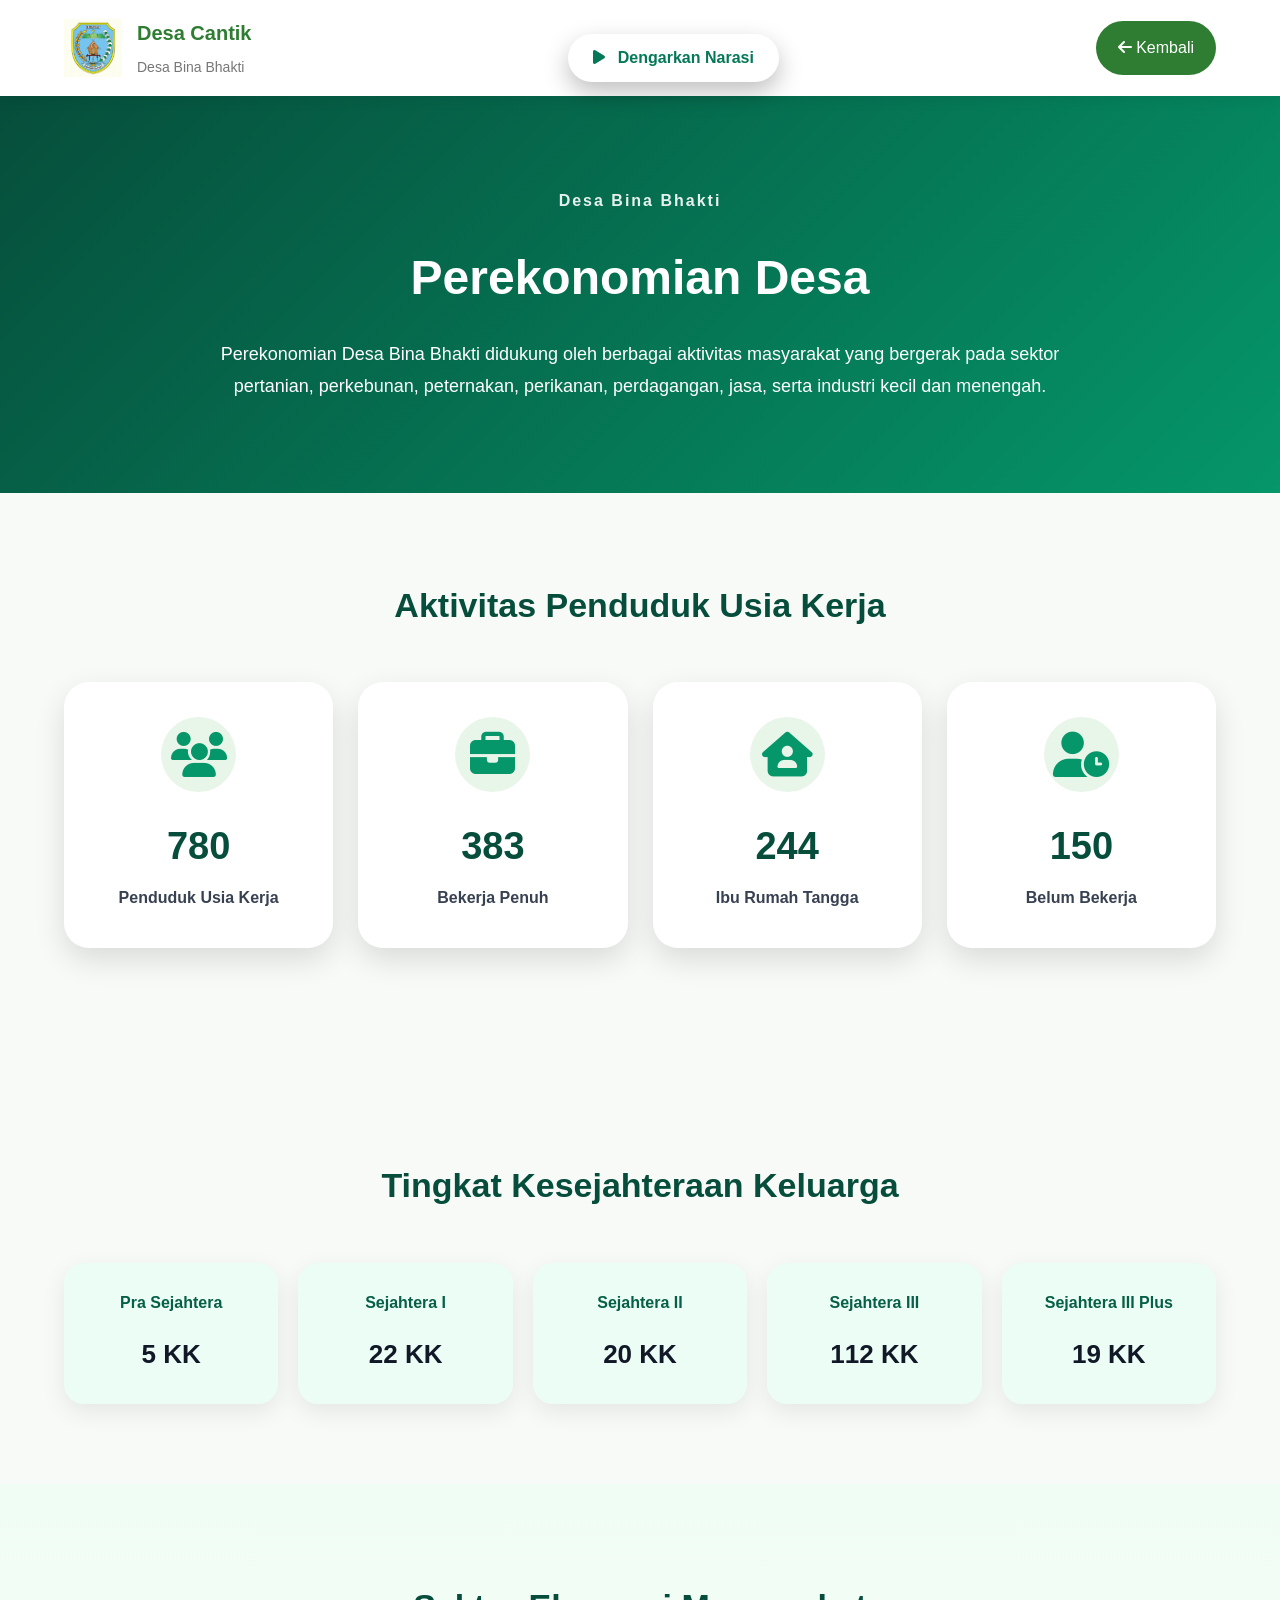
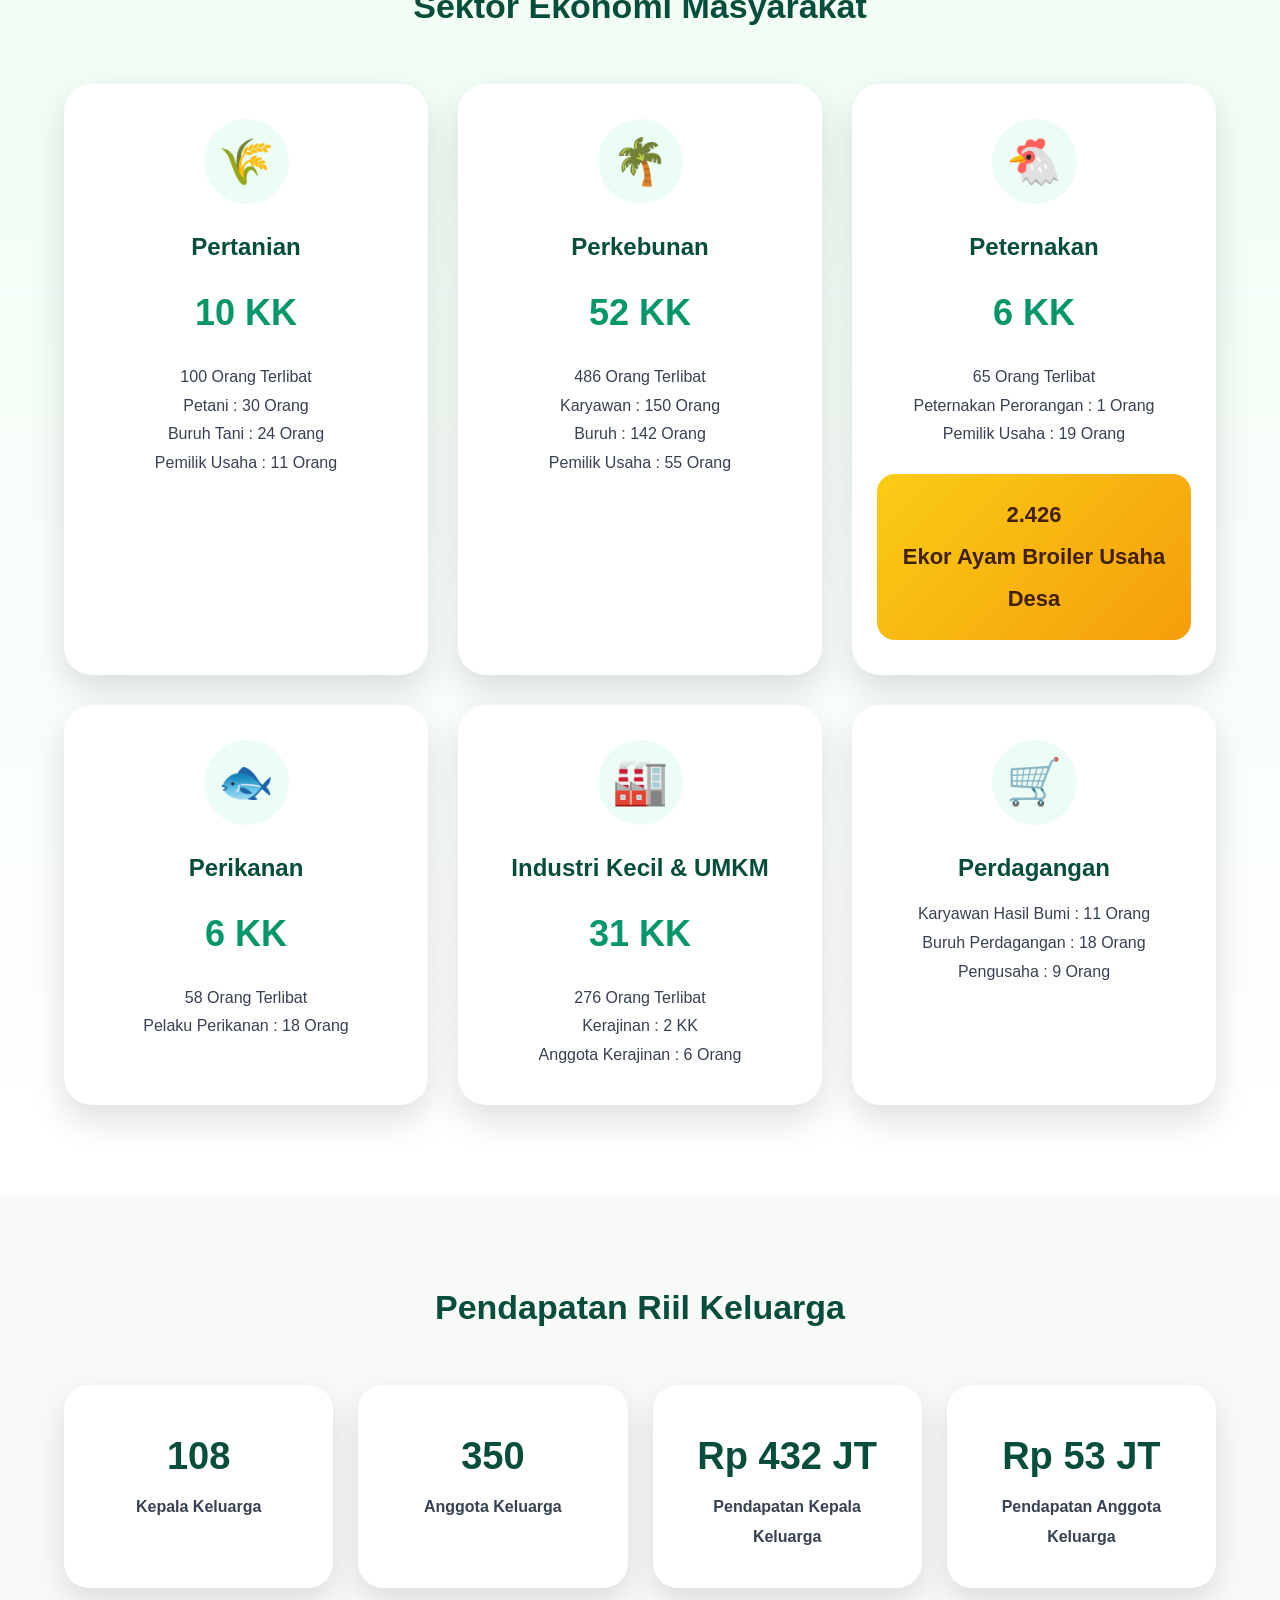
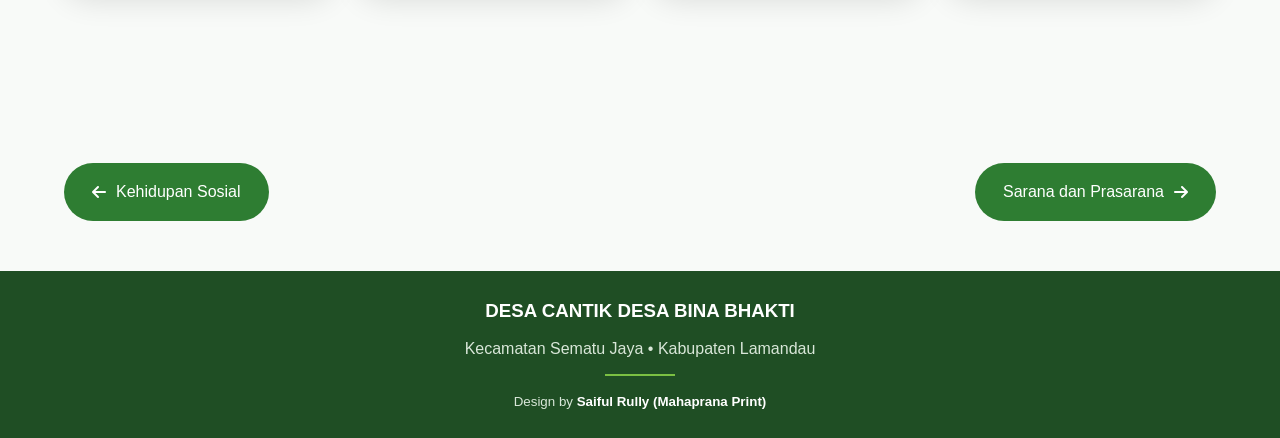
<file: pages/ekonomi.html>
<!DOCTYPE html>
<html lang="id">

<head>

<meta charset="UTF-8">
<meta name="viewport" content="width=device-width, initial-scale=1.0">

<title>Perekonomian Desa | Desa Bina Bhakti</title>

<link rel="stylesheet" href="../assets/page.css">

<link rel="stylesheet"
href="https://cdnjs.cloudflare.com/ajax/libs/font-awesome/6.6.0/css/all.min.css">

</head>


<body>



<!-- HEADER -->


<header class="page-header">

<div class="container">

<a href="../index.html" class="logo">

<img src="../img/logo.gif">

<div>
<h2>Desa Cantik</h2>
<span>Desa Bina Bhakti</span>
</div>

</a>

<!-- AUDIO NARASI -->

<div class="audio-box">


<button id="audioBtn">

<i class="fas fa-play"></i>

Dengarkan Narasi

</button>


<audio id="narasiAudio">

<source 
src="../audio/perekonomian-desa.mp3" 
type="audio/mpeg">

</audio>


</div>

<a href="../index.html" class="back-home">

<i class="fas fa-arrow-left"></i>
Kembali

</a>


</div>

</header>





<!-- =====================================================
     OPENING EKONOMI
===================================================== -->


<section class="ekonomi-opening">


<div class="container">


<span>Desa Bina Bhakti</span>


<h1>

Perekonomian Desa

</h1>



<p>

Perekonomian Desa Bina Bhakti didukung oleh berbagai aktivitas
masyarakat yang bergerak pada sektor pertanian, perkebunan,
peternakan, perikanan, perdagangan, jasa, serta industri kecil
dan menengah.

</p>



</div>


</section>








<!-- =====================================================
     AKTIVITAS PENDUDUK USIA KERJA
===================================================== -->


<section class="ekonomi-stat">


<div class="container">


<h2 class="judul-section">
Aktivitas Penduduk Usia Kerja
</h2>



<div class="stat-grid">



<div class="stat-card">

<i class="fas fa-users"></i>

<h2>
<span class="counter" data-target="824">0</span>
</h2>

<p>Penduduk Usia Kerja</p>

</div>




<div class="stat-card">

<i class="fas fa-briefcase"></i>

<h2>
<span class="counter" data-target="405">0</span>
</h2>

<p>Bekerja Penuh</p>

</div>





<div class="stat-card">

<i class="fas fa-house-user"></i>

<h2>
<span class="counter" data-target="258">0</span>
</h2>

<p>Ibu Rumah Tangga</p>

</div>





<div class="stat-card">

<i class="fas fa-user-clock"></i>

<h2>
<span class="counter" data-target="159">0</span>
</h2>

<p>Belum Bekerja</p>

</div>



</div>


</div>


</section>










<!-- =====================================================
     KESEJAHTERAAN KELUARGA
===================================================== -->


<section class="ekonomi-section">


<div class="container">


<h2 class="judul-section">
Tingkat Kesejahteraan Keluarga
</h2>




<div class="sejahtera-grid">



<div>
Pra Sejahtera
<b>
<span class="counter" data-target="14">0</span> KK
</b>
</div>



<div>
Sejahtera I
<b>
<span class="counter" data-target="52">0</span> KK
</b>
</div>



<div>
Sejahtera II
<b>
<span class="counter" data-target="47">0</span> KK
</b>
</div>




<div>
Sejahtera III
<b>
<span class="counter" data-target="264">0</span> KK
</b>
</div>




<div>
Sejahtera III Plus
<b>
<span class="counter" data-target="45">0</span> KK
</b>
</div>




</div>


</div>


</section>











<!-- =====================================================
     SEKTOR EKONOMI
===================================================== -->


<section class="sektor-ekonomi">


<div class="container">


<h2 class="judul-section">
Sektor Ekonomi Masyarakat
</h2>



<div class="sektor-grid">





<!-- Pertanian -->


<div class="sektor-card">


<div class="sektor-icon">🌾</div>


<h3>Pertanian</h3>


<h2>
<span class="counter" data-target="30">0</span> KK
</h2>


<p>

100 Orang Terlibat<br>
Petani : 30 Orang<br>
Buruh Tani : 24 Orang<br>
Pemilik Usaha : 11 Orang

</p>


</div>








<!-- Perkebunan -->


<div class="sektor-card">


<div class="sektor-icon">🌴</div>


<h3>Perkebunan</h3>


<h2>
<span class="counter" data-target="150">0</span> KK
</h2>


<p>

486 Orang Terlibat<br>
Karyawan : 150 Orang<br>
Buruh : 142 Orang<br>
Pemilik Usaha : 55 Orang

</p>


</div>









<!-- Peternakan -->


<div class="sektor-card">


<div class="sektor-icon">🐔</div>


<h3>Peternakan</h3>


<h2>
<span class="counter" data-target="20">0</span> KK
</h2>


<p>

65 Orang Terlibat<br>
Peternakan Perorangan : 1 Orang<br>
Pemilik Usaha : 19 Orang

</p>




<div class="highlight">

<span class="counter" data-target="7000">0</span>
<br>
Ekor Ayam Broiler
Usaha Desa

</div>


</div>










<!-- Perikanan -->


<div class="sektor-card">


<div class="sektor-icon">🐟</div>


<h3>Perikanan</h3>


<h2>
<span class="counter" data-target="18">0</span> KK
</h2>


<p>

58 Orang Terlibat<br>
Pelaku Perikanan : 18 Orang

</p>


</div>










<!-- UMKM -->


<div class="sektor-card">


<div class="sektor-icon">🏭</div>


<h3>Industri Kecil & UMKM</h3>


<h2>
<span class="counter" data-target="92">0</span> KK
</h2>


<p>

276 Orang Terlibat<br>
Kerajinan : 2 KK<br>
Anggota Kerajinan : 6 Orang

</p>


</div>








<!-- Perdagangan -->


<div class="sektor-card">


<div class="sektor-icon">🛒</div>


<h3>Perdagangan</h3>


<p>

Karyawan Hasil Bumi : 11 Orang<br>
Buruh Perdagangan : 18 Orang<br>
Pengusaha : 9 Orang

</p>


</div>





</div>


</div>


</section>









<!-- =====================================================
     PENDAPATAN RIIL
===================================================== -->


<section class="pendapatan">


<div class="container">



<h2 class="judul-section">
Pendapatan Riil Keluarga
</h2>




<div class="stat-grid">



<div class="stat-card">


<h2>
<span class="counter" data-target="427">0</span>
</h2>


<p>Kepala Keluarga</p>


</div>





<div class="stat-card">


<h2>
<span class="counter" data-target="1384">0</span>
</h2>


<p>Anggota Keluarga</p>


</div>





<div class="stat-card">


<h2>

Rp 
<span class="counter" data-target="1708">0</span>
JT

</h2>


<p>Pendapatan Kepala Keluarga</p>


</div>





<div class="stat-card">


<h2>

Rp 
<span class="counter" data-target="213">0</span>
JT

</h2>


<p>Pendapatan Anggota Keluarga</p>


</div>




</div>


</div>


</section>

<!-- =====================================================
     NAVIGASI
===================================================== -->


<section class="page-navigation">


<div class="container">


<a href="masyarakat.html" class="nav-button">

<i class="fas fa-arrow-left"></i>

Kehidupan Sosial

</a>



<a href="sarana.html" class="nav-button">

Sarana dan Prasarana

<i class="fas fa-arrow-right"></i>

</a>



</div>


</section>


<footer class="footer">


<h3>DESA CANTIK DESA BINA BHAKTI</h3>

<p>Kecamatan Sematu Jaya • Kabupaten Lamandau</p>


<div class="footer-line"></div>


<small>

Design by <strong>Saiful Rully (Mahaprana Print)</strong>

</small>


</footer>




<script src="../assets/page.js"></script>


</body>
</html>
</file>
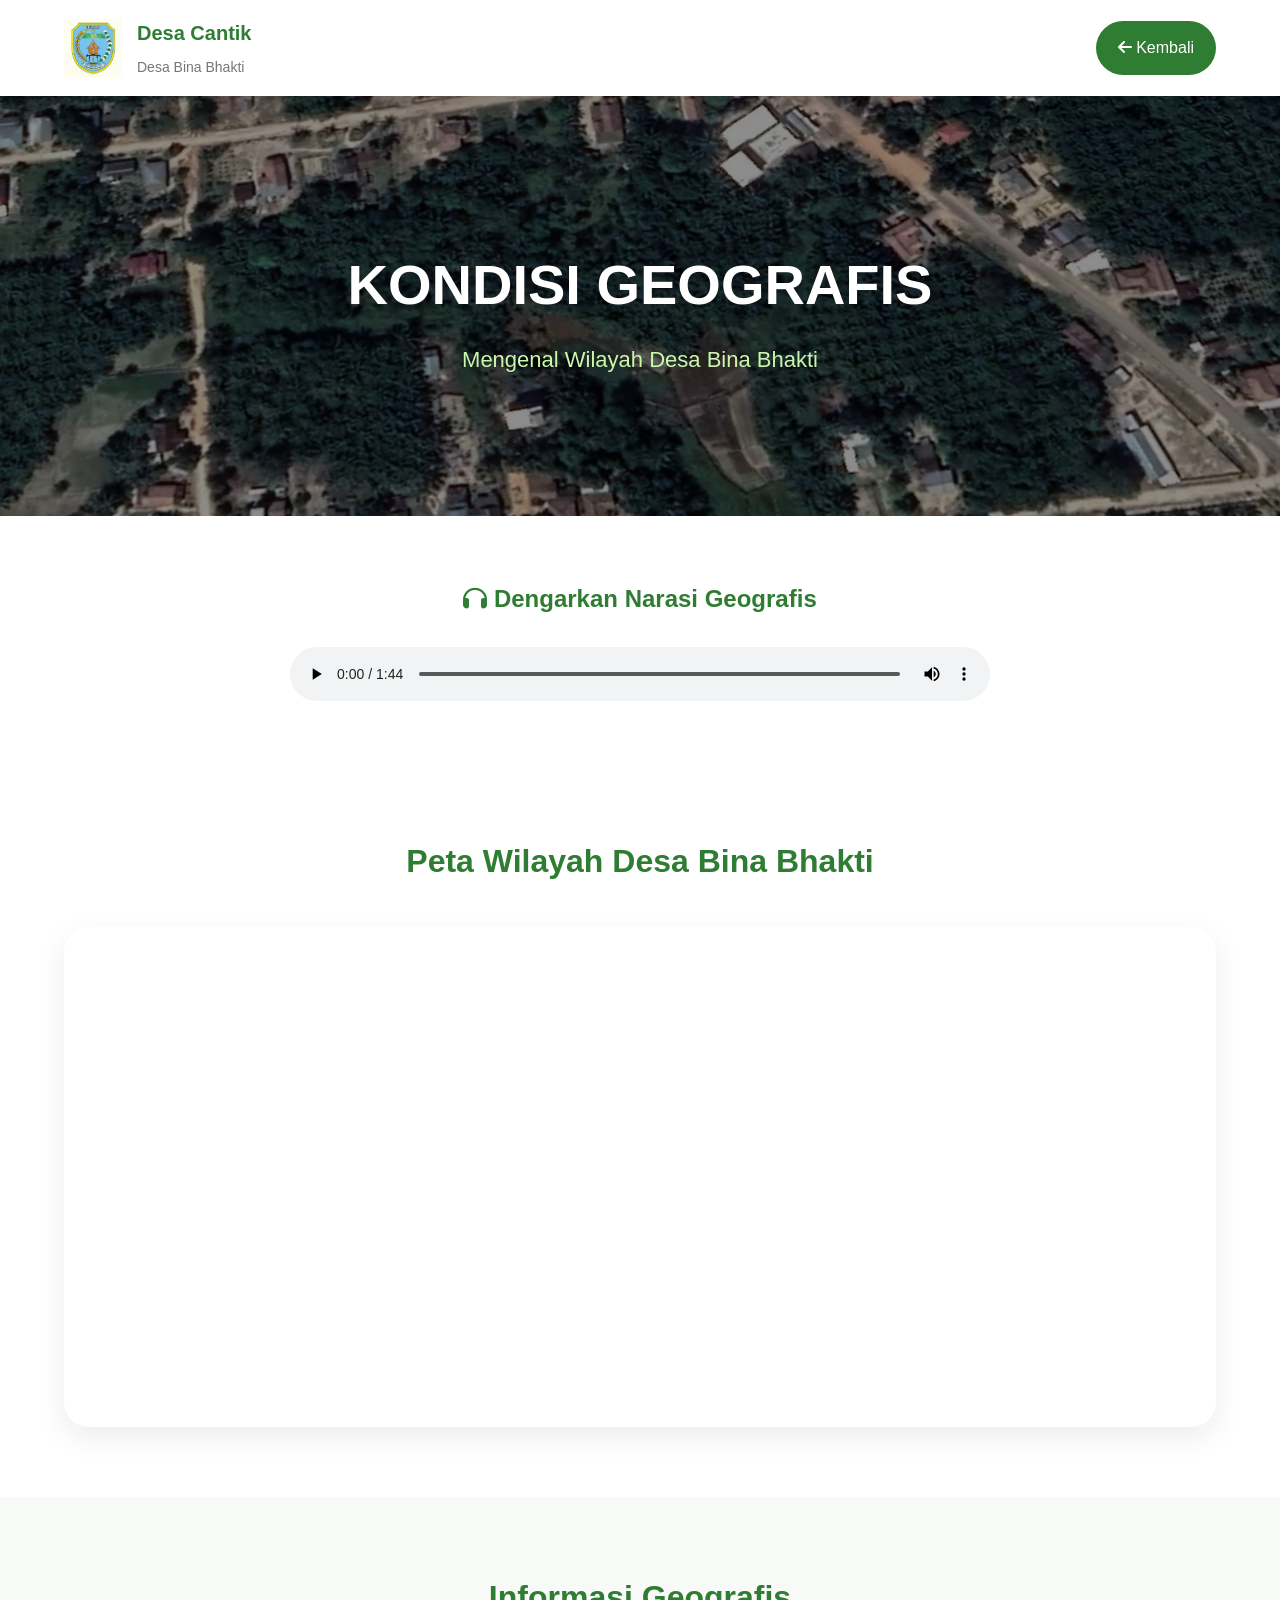
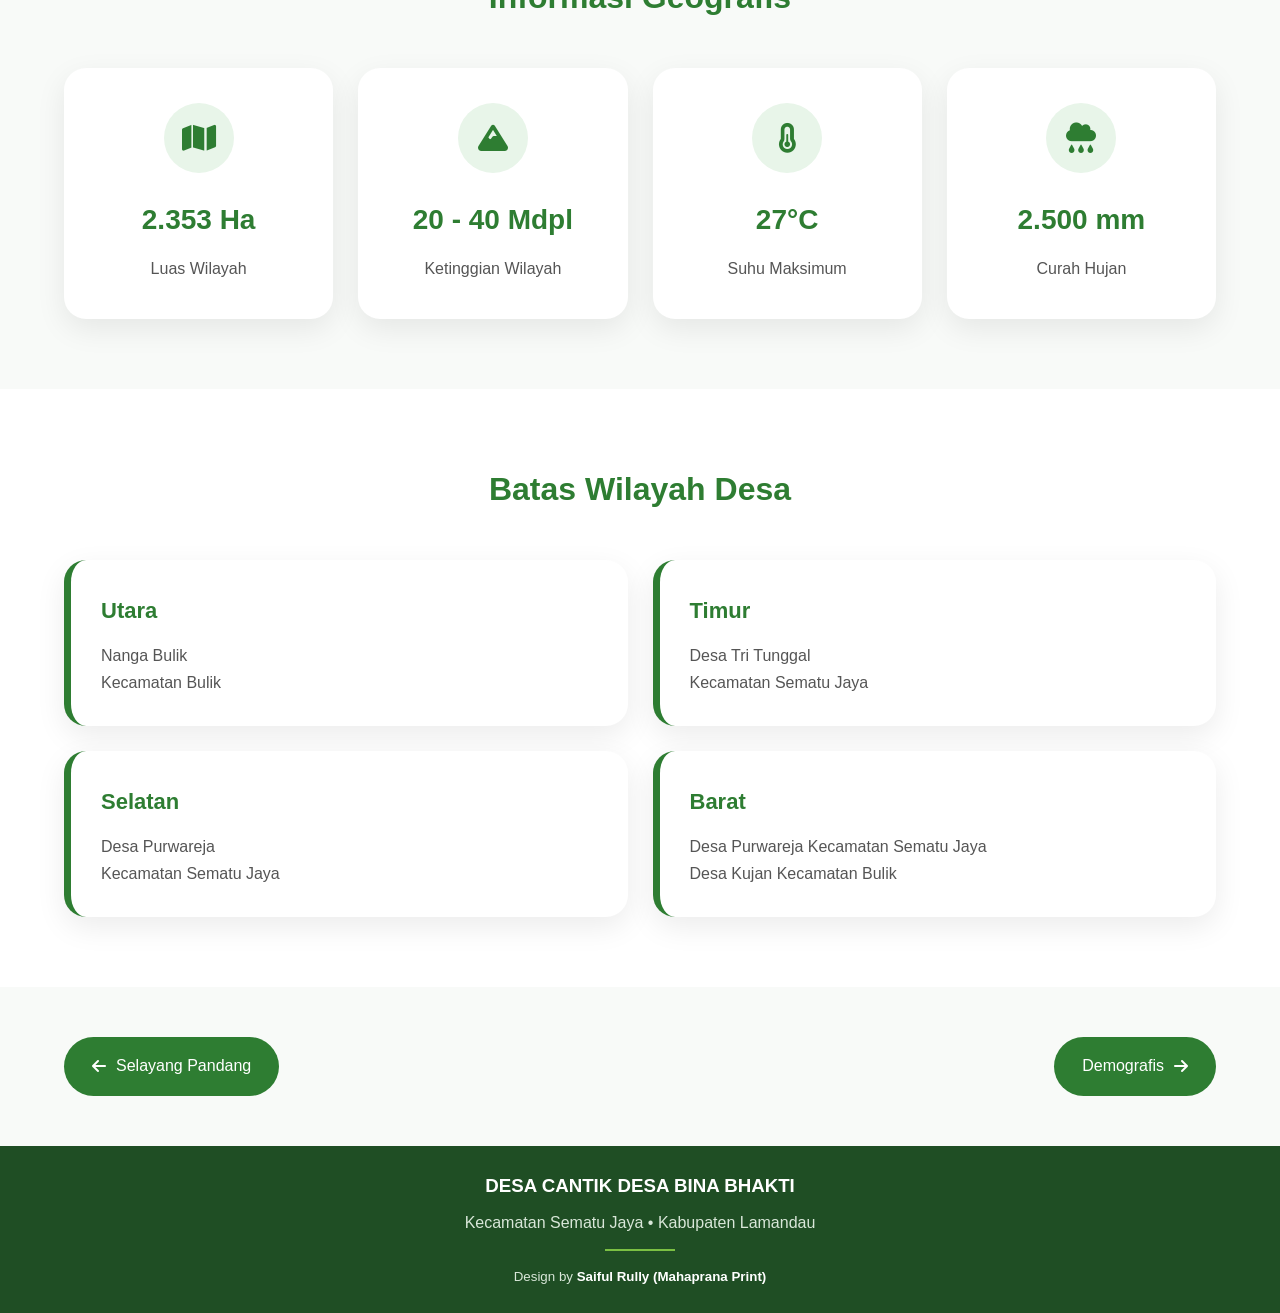
<file: pages/geografis.html>
<!DOCTYPE html>

<html lang="id">

<head>

<meta charset="UTF-8">

<meta name="viewport"
      content="width=device-width, initial-scale=1.0">

<title>Kondisi Geografis | Desa Bina Bhakti</title>


<link rel="stylesheet"
      href="../assets/page.css">


<link rel="stylesheet"
      href="https://cdnjs.cloudflare.com/ajax/libs/font-awesome/6.6.0/css/all.min.css">


</head>


<body>


<!-- =====================================================
     HEADER
===================================================== -->


<header class="page-header">


<div class="container">


<a href="../index.html"
   class="logo">


<img src="../img/logo.gif">


<div>

<h2>Desa Cantik</h2>

<span>Desa Bina Bhakti</span>

</div>


</a>



<a href="../index.html"
class="back-home">

<i class="fas fa-arrow-left"></i>

Kembali

</a>


</div>


</header>





<!-- =====================================================
     BANNER
===================================================== -->


<section class="page-banner">


<img src="../img/geografis.webp">


<div class="banner-overlay"></div>


<div class="banner-content">

<h1>

KONDISI GEOGRAFIS

</h1>


<p>

Mengenal Wilayah Desa Bina Bhakti

</p>


</div>


</section>





<!-- =====================================================
     AUDIO
===================================================== -->


<section class="audio-section">


<div class="container">


<h2>

<i class="fas fa-headphones"></i>

Dengarkan Narasi Geografis

</h2>


<audio controls>


<source src="../audio/geografis.mp3"
        type="audio/mpeg">


</audio>


</div>


</section>






<!-- =====================================================
     GOOGLE MAPS
===================================================== -->


<section class="peta-desa">


<div class="container">


<h2>

Peta Wilayah Desa Bina Bhakti

</h2>



<div class="map-box">


<iframe

src="https://www.google.com/maps/embed?pb=!1m18!1m12!1m3!1d31894.851431177227!2d111.51625485140394!3d-2.207864972700455!2m3!1f0!2f0!3f0!3m2!1i1024!2i768!4f13.1!3m3!1m2!1s0x2e0623daf1bafd75%3A0xc1b604a4752e657c!2sBina%20Bhakti%2C%20Kec.%20Sematu%20Jaya%2C%20Kabupaten%20Lamandau%2C%20Kalimantan%20Tengah!5e0!3m2!1sid!2sid!4v1783091945343!5m2!1sid!2sid" width="600" height="450" style="border:0;" allowfullscreen="" loading="lazy" referrerpolicy="strict-origin-when-cross-origin"></iframe>"

loading="lazy">

</iframe>


</div>


</div>


</section>








<!-- =====================================================
     DATA GEOGRAFIS
===================================================== -->


<section class="geo-data">


<div class="container">



<h2>

Informasi Geografis

</h2>




<div class="geo-grid">



<div class="geo-card">

<i class="fas fa-map"></i>

<h3>2.353 Ha</h3>

<p>Luas Wilayah</p>

</div>





<div class="geo-card">

<i class="fas fa-mountain"></i>

<h3>20 - 40 Mdpl</h3>

<p>Ketinggian Wilayah</p>

</div>





<div class="geo-card">

<i class="fas fa-temperature-half"></i>

<h3>27°C</h3>

<p>Suhu Maksimum</p>

</div>





<div class="geo-card">

<i class="fas fa-cloud-rain"></i>

<h3>2.500 mm</h3>

<p>Curah Hujan</p>

</div>



</div>



</div>


</section>







<!-- =====================================================
     BATAS WILAYAH
===================================================== -->


<section class="batas">


<div class="container">


<h2>

Batas Wilayah Desa

</h2>



<div class="batas-box">



<div>

<h3>Utara</h3>

<p>Nanga Bulik<br>Kecamatan Bulik</p>

</div>



<div>

<h3>Timur</h3>

<p>Desa Tri Tunggal<br>Kecamatan Sematu Jaya</p>

</div>



<div>

<h3>Selatan</h3>

<p>Desa Purwareja<br>Kecamatan Sematu Jaya</p>

</div>



<div>

<h3>Barat</h3>

<p>
Desa Purwareja Kecamatan Sematu Jaya<br>
Desa Kujan Kecamatan Bulik
</p>

</div>




</div>


</div>


</section>









<!-- =====================================================
     NAVIGASI
===================================================== -->


<section class="page-navigation">


<div class="container">


<a href="profil.html"
class="nav-button">

<i class="fas fa-arrow-left"></i>

Selayang Pandang

</a>



<a href="demografis.html"
class="nav-button">

Demografis

<i class="fas fa-arrow-right"></i>

</a>



</div>


</section>






<footer class="footer">


<h3>

DESA CANTIK DESA BINA BHAKTI

</h3>


<p>

Kecamatan Sematu Jaya • Kabupaten Lamandau

</p>


<div class="footer-line"></div>


<small>

Design by

<strong>

Saiful Rully (Mahaprana Print)

</strong>


</small>


</footer>





<script src="../assets/page.js"></script>


</body>


</html>
</file>
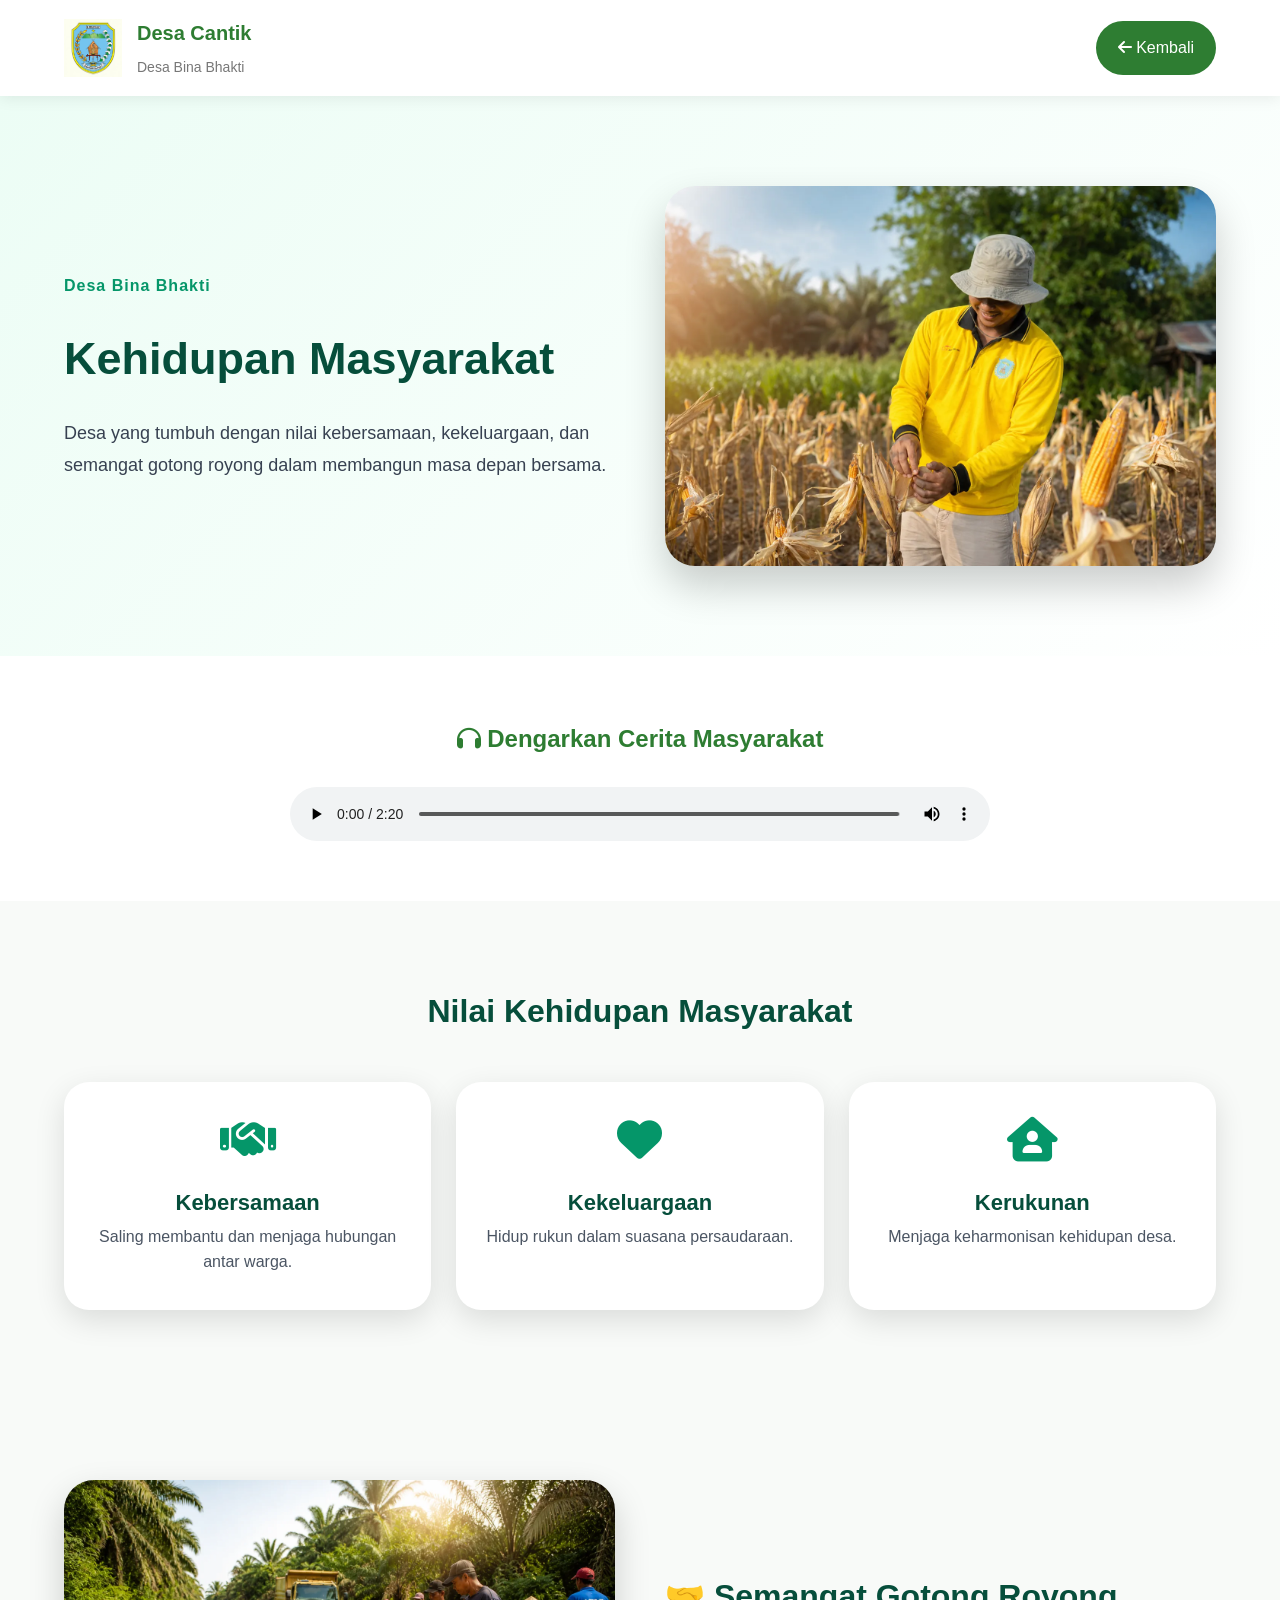
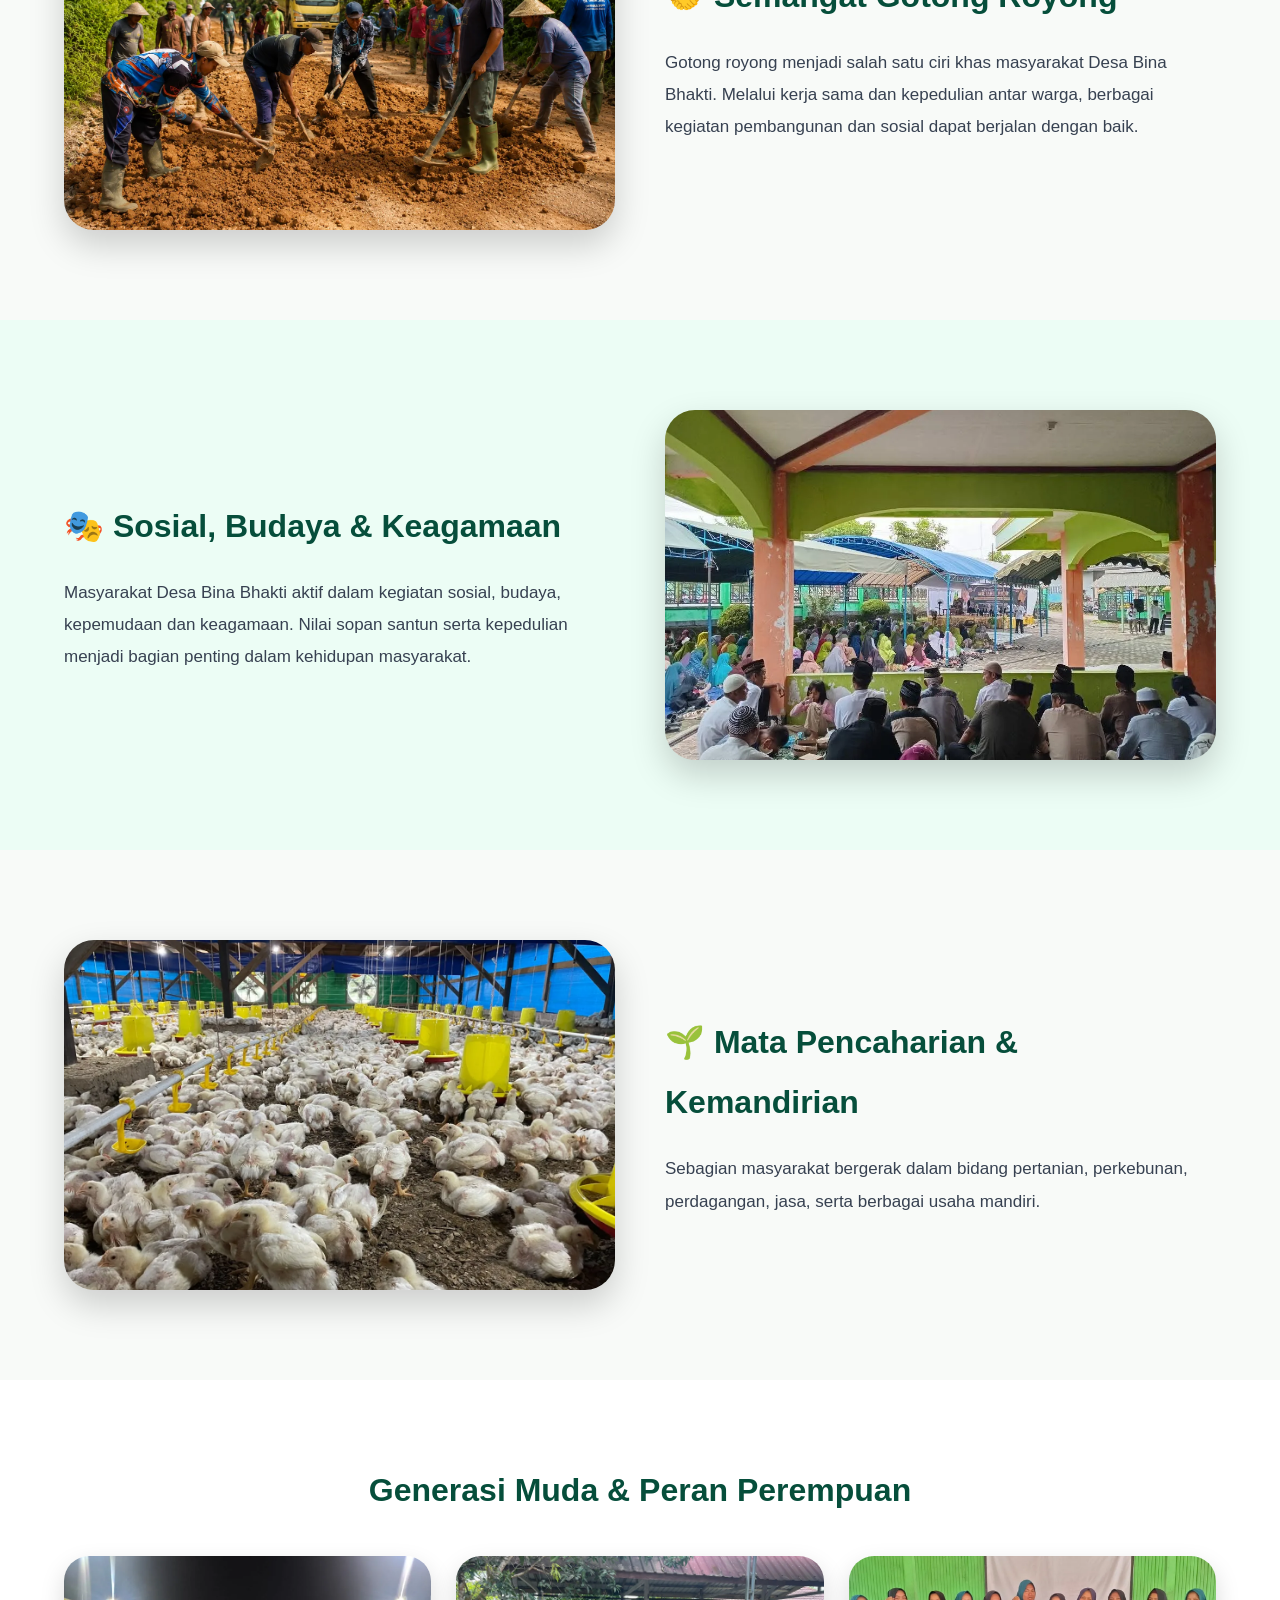
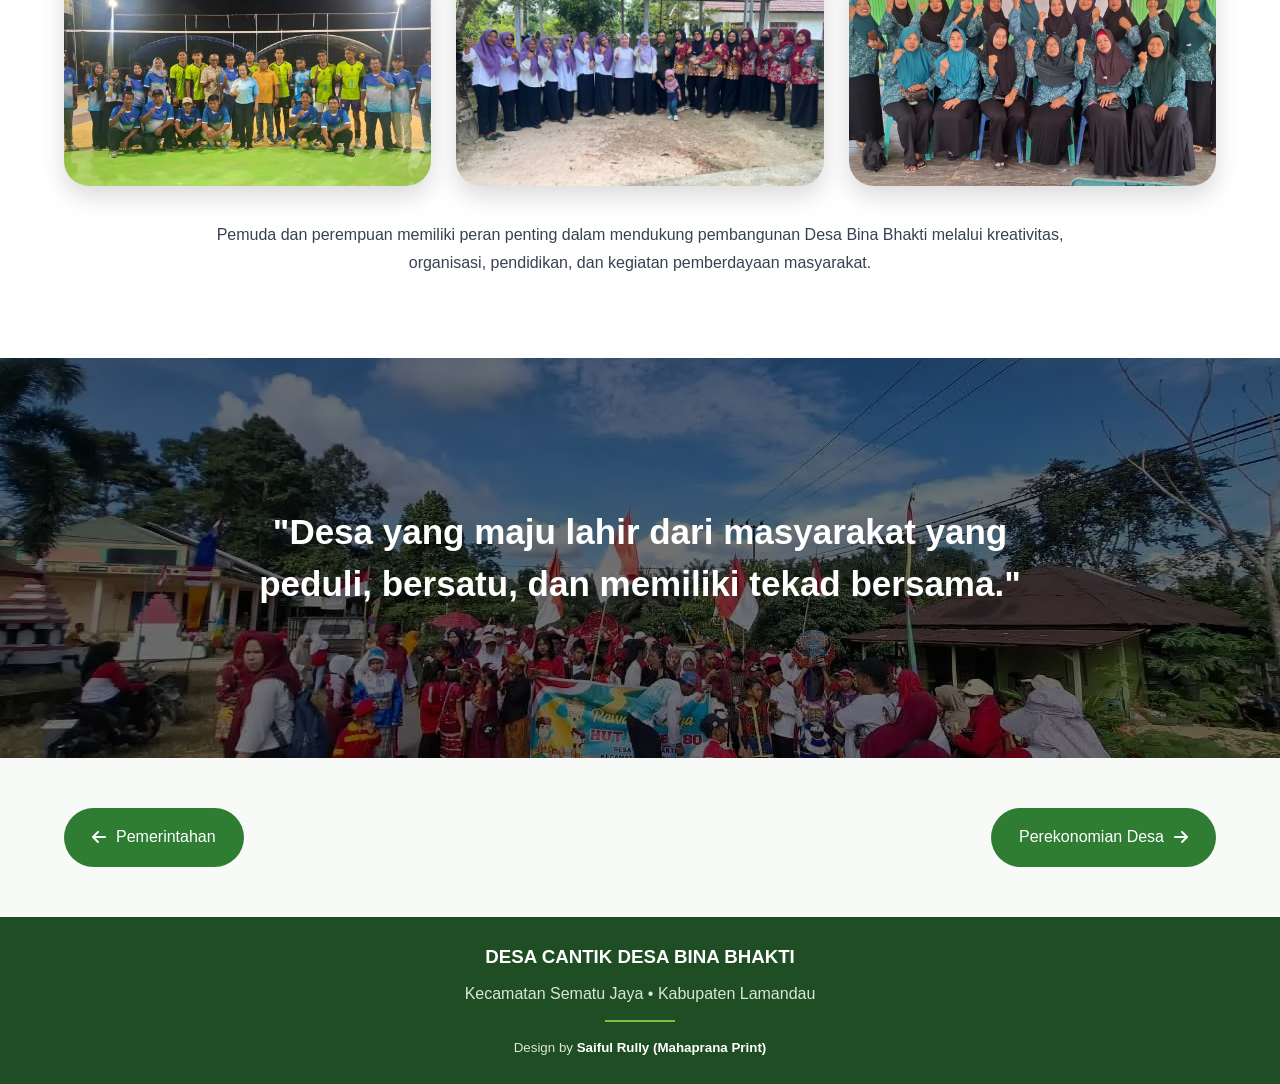
<file: pages/masyarakat.html>
<!DOCTYPE html>

<html lang="id">

<head>

<meta charset="UTF-8">

<meta name="viewport" content="width=device-width, initial-scale=1.0">


<title>Kehidupan Masyarakat | Desa Bina Bhakti</title>


<link rel="stylesheet" href="../assets/page.css">


<link rel="stylesheet"
href="https://cdnjs.cloudflare.com/ajax/libs/font-awesome/6.6.0/css/all.min.css">


</head>


<body>





<!-- =====================================================
     HEADER
===================================================== -->


<header class="page-header">


<div class="container">


<a href="../index.html" class="logo">


<img src="../img/logo.gif">


<div>

<h2>Desa Cantik</h2>

<span>Desa Bina Bhakti</span>

</div>


</a>




<a href="../index.html" class="back-home">

<i class="fas fa-arrow-left"></i>

Kembali

</a>



</div>


</header>









<!-- =====================================================
     OPENING
===================================================== -->


<section class="masyarakat-opening">


<div class="container">



<div class="opening-grid">



<div class="opening-text">


<span>

Desa Bina Bhakti

</span>



<h1>

Kehidupan Masyarakat

</h1>



<p>

Desa yang tumbuh dengan nilai kebersamaan,
kekeluargaan, dan semangat gotong royong
dalam membangun masa depan bersama.

</p>



</div>





<div class="opening-img">


<img src="../img/masyarakat-utama.webp">


</div>



</div>



</div>


</section>










<!-- =====================================================
     AUDIO
===================================================== -->


<section class="audio-section">


<div class="container">


<h2>

<i class="fas fa-headphones"></i>

Dengarkan Cerita Masyarakat

</h2>



<audio controls>


<source src="../audio/masyarakat.mp3"
type="audio/mpeg">


</audio>



</div>


</section>









<!-- =====================================================
     NILAI MASYARAKAT
===================================================== -->


<section class="nilai-desa">


<div class="container">


<h2>

Nilai Kehidupan Masyarakat

</h2>




<div class="nilai-grid">



<div class="nilai-card">

<i class="fas fa-handshake"></i>

<h3>Kebersamaan</h3>

<p>
Saling membantu dan menjaga hubungan antar warga.
</p>

</div>




<div class="nilai-card">

<i class="fas fa-heart"></i>

<h3>Kekeluargaan</h3>

<p>
Hidup rukun dalam suasana persaudaraan.
</p>

</div>





<div class="nilai-card">

<i class="fas fa-house-user"></i>

<h3>Kerukunan</h3>

<p>
Menjaga keharmonisan kehidupan desa.
</p>

</div>




</div>


</div>


</section>









<!-- =====================================================
     GOTONG ROYONG
===================================================== -->


<section class="cerita-section">


<div class="container cerita-grid">



<img src="../img/gotong-royong-1.webp">




<div>


<h2>

🤝 Semangat Gotong Royong

</h2>



<p>

Gotong royong menjadi salah satu ciri khas
masyarakat Desa Bina Bhakti.

Melalui kerja sama dan kepedulian antar warga,
berbagai kegiatan pembangunan dan sosial
dapat berjalan dengan baik.

</p>



</div>



</div>


</section>









<!-- =====================================================
     SOSIAL BUDAYA
===================================================== -->


<section class="cerita-section warna">


<div class="container cerita-grid reverse">



<img src="../img/sosial-budaya-1.webp">





<div>


<h2>

🎭 Sosial, Budaya & Keagamaan

</h2>


<p>

Masyarakat Desa Bina Bhakti aktif dalam
kegiatan sosial, budaya, kepemudaan dan
keagamaan.

Nilai sopan santun serta kepedulian menjadi
bagian penting dalam kehidupan masyarakat.

</p>



</div>




</div>


</section>









<!-- =====================================================
     EKONOMI
===================================================== -->


<section class="cerita-section">


<div class="container cerita-grid">


<img src="../img/ekonomi-1.webp">



<div>


<h2>

🌱 Mata Pencaharian & Kemandirian

</h2>


<p>

Sebagian masyarakat bergerak dalam bidang
pertanian, perkebunan, perdagangan, jasa,
serta berbagai usaha mandiri.

</p>



</div>



</div>


</section>











<!-- =====================================================
     GENERASI MUDA
===================================================== -->


<section class="generasi">


<div class="container">



<h2>

Generasi Muda & Peran Perempuan

</h2>




<div class="galeri-grid">



<img src="../img/generasi-1..webp">


<img src="../img/generasi-2.webp">


<img src="../img/kebersamaan-1.webp">



</div>




<p>


Pemuda dan perempuan memiliki peran penting
dalam mendukung pembangunan Desa Bina Bhakti
melalui kreativitas, organisasi, pendidikan,
dan kegiatan pemberdayaan masyarakat.


</p>



</div>


</section>










<!-- =====================================================
     PENUTUP
===================================================== -->


<section class="quote-desa">


<img src="../img/bersama-desa.webp">


<div>


<h2>

"Desa yang maju lahir dari masyarakat yang peduli,
bersatu, dan memiliki tekad bersama."

</h2>



</div>


</section>



<!-- =====================================================
     NAVIGASI
===================================================== -->


<section class="page-navigation">


<div class="container">



<a href="pemerintahan.html" class="nav-button">

<i class="fas fa-arrow-left"></i>

Pemerintahan

</a>




<a href="ekonomi.html" class="nav-button">

Perekonomian Desa

<i class="fas fa-arrow-right"></i>

</a>



</div>


</section>











<footer class="footer">


<h3>

DESA CANTIK DESA BINA BHAKTI

</h3>


<p>

Kecamatan Sematu Jaya • Kabupaten Lamandau

</p>


<div class="footer-line"></div>



<small>

Design by

<strong>

Saiful Rully (Mahaprana Print)

</strong>


</small>



</footer>





<script src="../assets/page.js"></script>


</body>

</html>
</file>
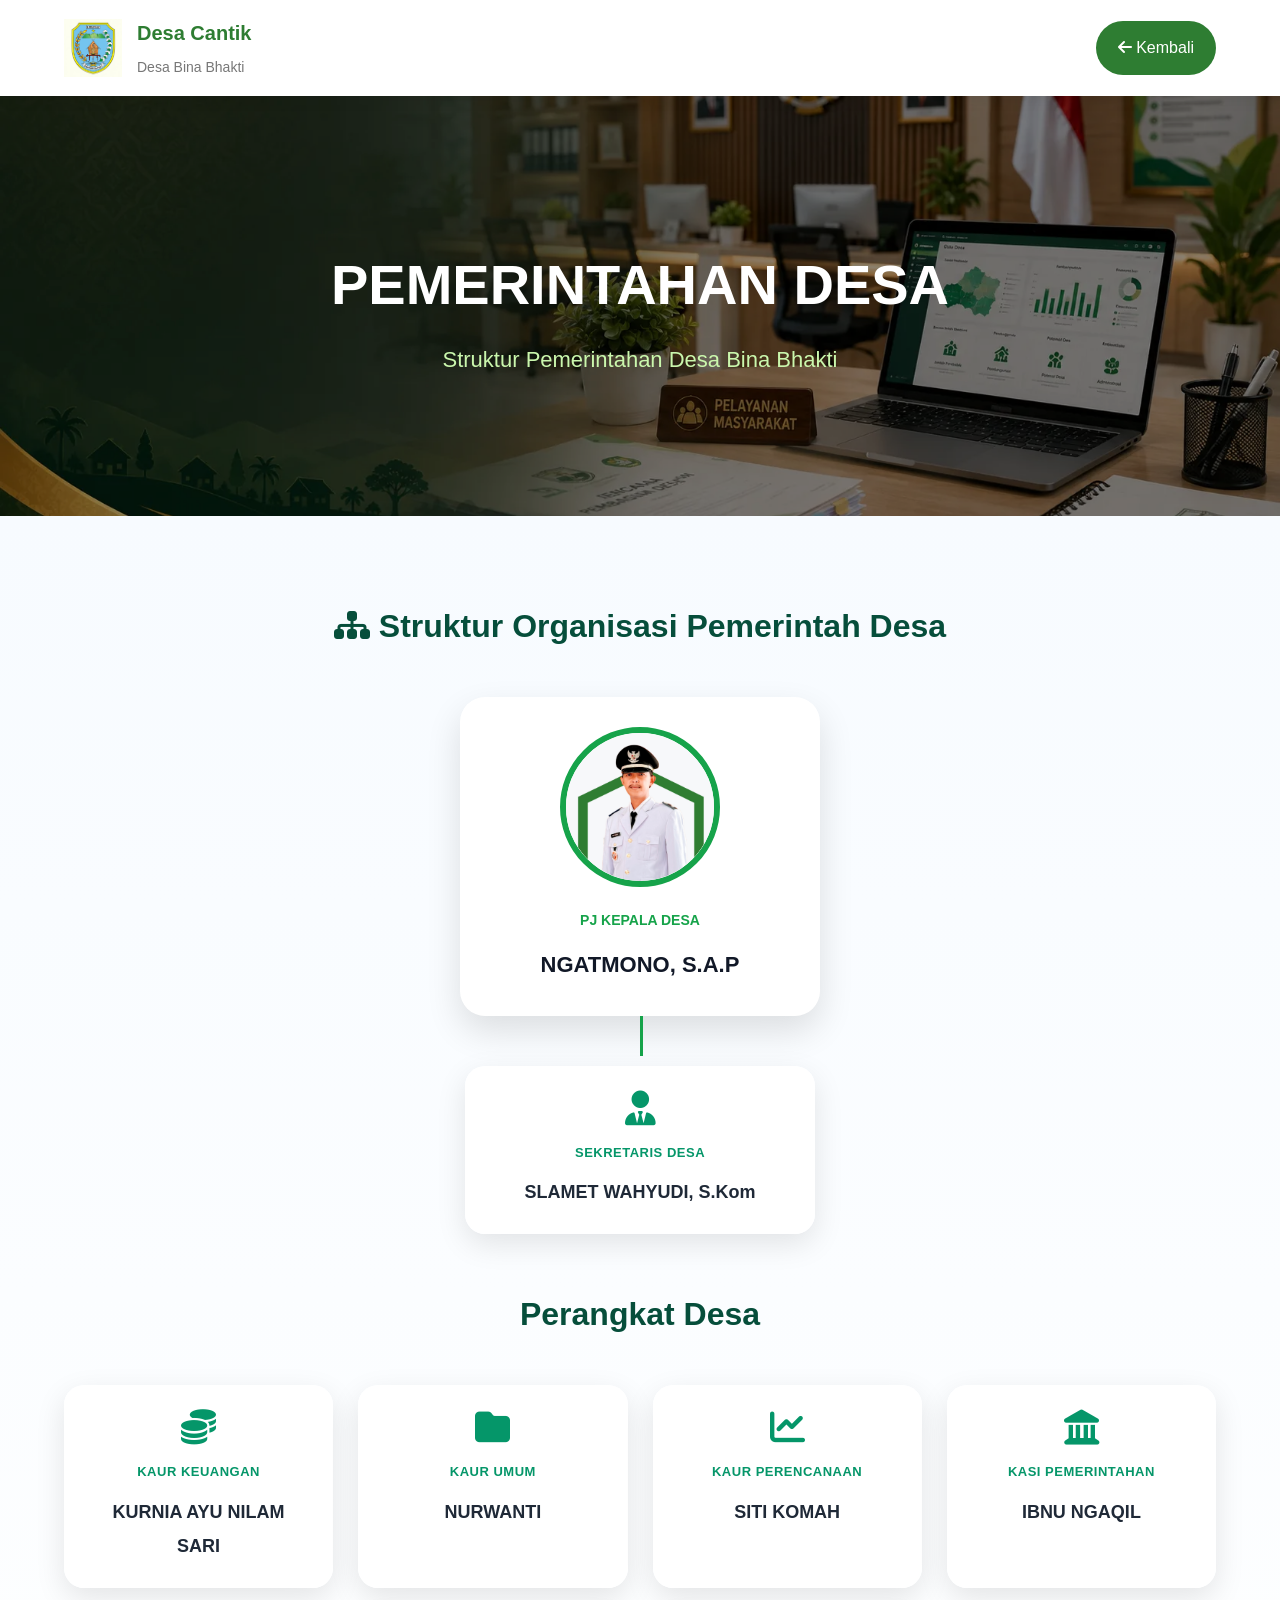
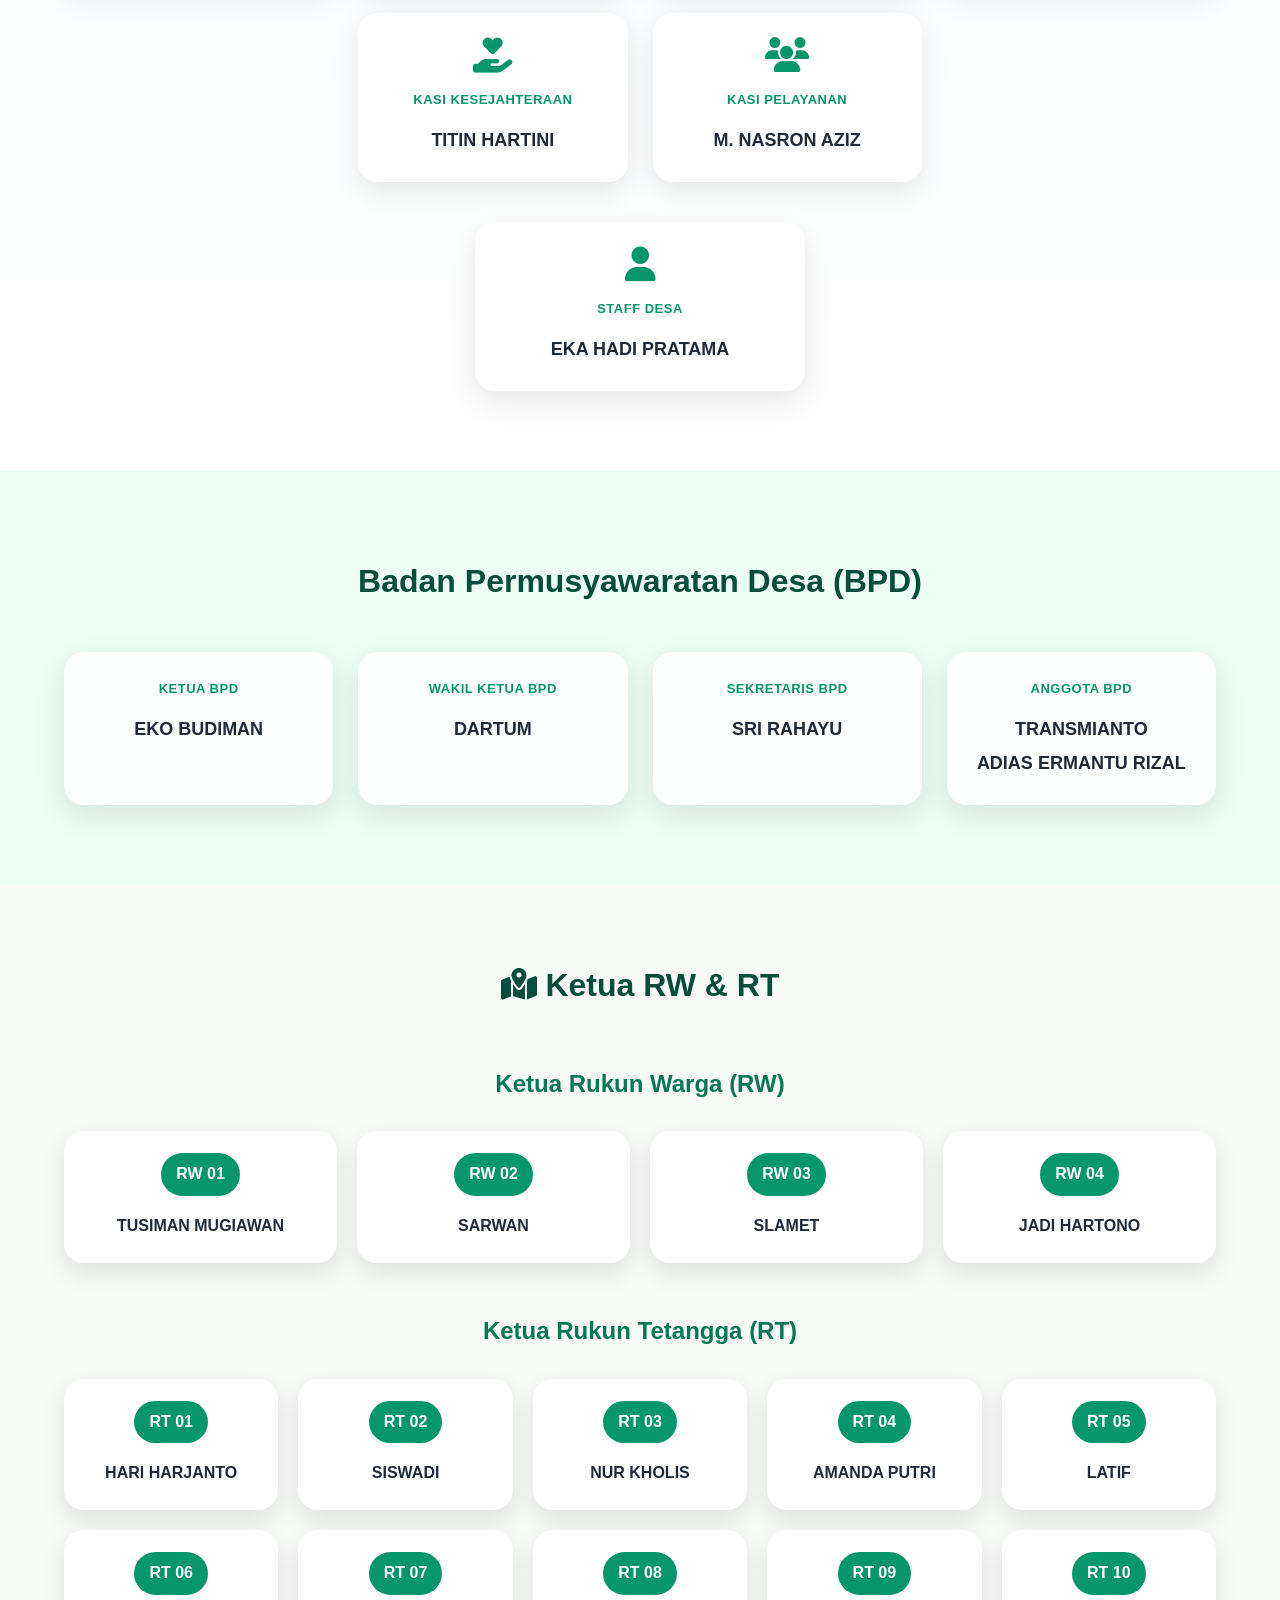
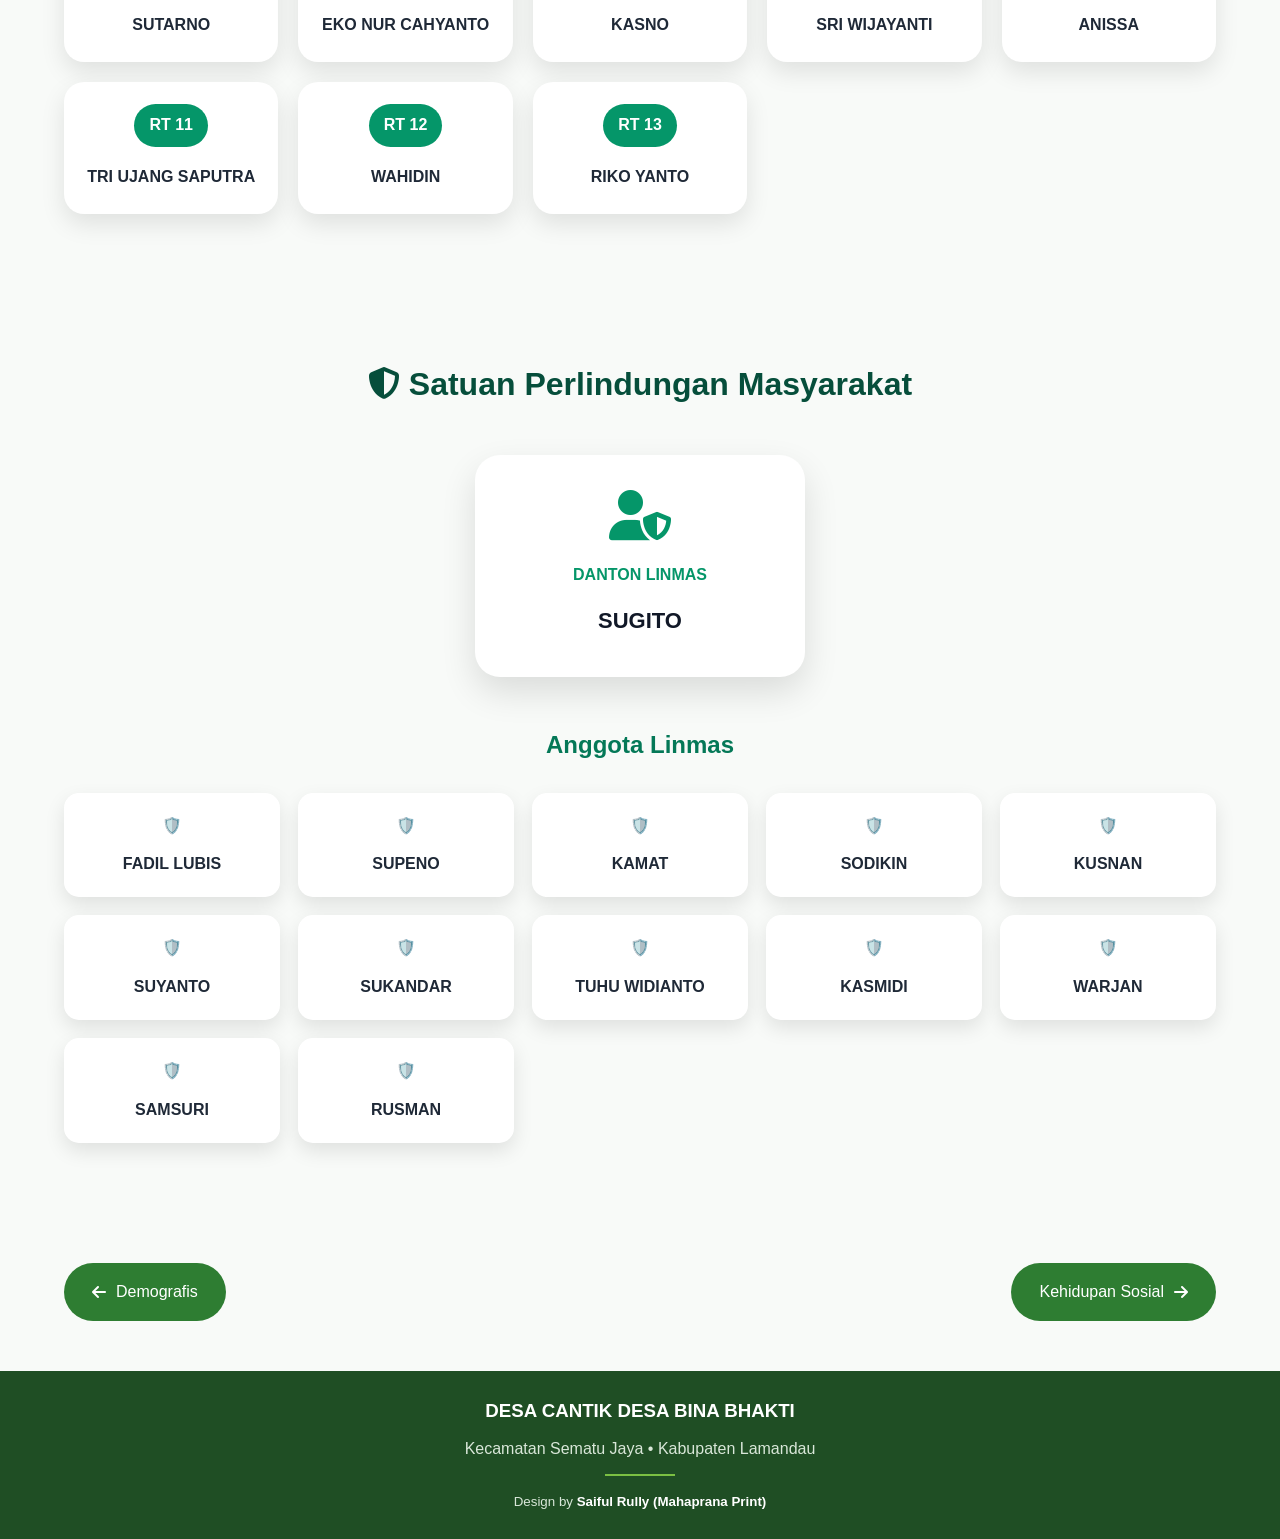
<file: pages/pemerintahan.html>
<!DOCTYPE html>

<html lang="id">

<head>

<meta charset="UTF-8">

<meta name="viewport" content="width=device-width, initial-scale=1.0">

<title>Pemerintahan Desa | Desa Bina Bhakti</title>


<link rel="stylesheet" href="../assets/page.css">


<link rel="stylesheet"
href="https://cdnjs.cloudflare.com/ajax/libs/font-awesome/6.6.0/css/all.min.css">


</head>


<body>



<!-- =====================================================
     HEADER
===================================================== -->


<header class="page-header">


<div class="container">


<a href="../index.html" class="logo">


<img src="../img/logo.gif">


<div>

<h2>Desa Cantik</h2>

<span>Desa Bina Bhakti</span>

</div>


</a>



<a href="../index.html" class="back-home">

<i class="fas fa-arrow-left"></i>

Kembali

</a>


</div>


</header>






<!-- =====================================================
     BANNER
===================================================== -->


<section class="page-banner">


<img src="../img/pemerintahan.webp">


<div class="banner-overlay"></div>


<div class="banner-content">


<h1>

PEMERINTAHAN DESA

</h1>


<p>

Struktur Pemerintahan Desa Bina Bhakti

</p>


</div>


</section>








<!-- =====================================================
     KEPALA DESA
===================================================== -->


<section class="struktur-desa">


<div class="container">


<h2>

<i class="fas fa-sitemap"></i>

Struktur Organisasi Pemerintah Desa

</h2>





<div class="kepala-desa">


<img src="../img/kepala-desa.jpg">


<div>


<span>PJ KEPALA DESA</span>


<h3>

NGATMONO, S.A.P

</h3>


</div>


</div>








<!-- SEKDES -->


<div class="org-card utama">


<i class="fas fa-user-tie"></i>


<span>SEKRETARIS DESA</span>


<h3>

SLAMET WAHYUDI, S.Kom

</h3>


</div>









<!-- PERANGKAT DESA -->


<h2 class="sub-title">

Perangkat Desa

</h2>




<div class="org-grid">



<div class="org-card">

<i class="fas fa-coins"></i>

<span>KAUR KEUANGAN</span>

<h3>KURNIA AYU NILAM SARI</h3>

</div>




<div class="org-card">

<i class="fas fa-folder"></i>

<span>KAUR UMUM</span>

<h3>NURWANTI</h3>

</div>





<div class="org-card">

<i class="fas fa-chart-line"></i>

<span>KAUR PERENCANAAN</span>

<h3>SITI KOMAH</h3>

</div>





<div class="org-card">

<i class="fas fa-landmark"></i>

<span>KASI PEMERINTAHAN</span>

<h3>IBNU NGAQIL</h3>

</div>





<div class="org-card">

<i class="fas fa-hand-holding-heart"></i>

<span>KASI KESEJAHTERAAN</span>

<h3>TITIN HARTINI</h3>

</div>





<div class="org-card">

<i class="fas fa-users"></i>

<span>KASI PELAYANAN</span>

<h3>M. NASRON AZIZ</h3>

</div>



</div>






<div class="org-card staff">


<i class="fas fa-user"></i>


<span>STAFF DESA</span>


<h3>

EKA HADI PRATAMA

</h3>


</div>




</div>


</section>











<!-- =====================================================
     BPD
===================================================== -->


<section class="bpd-section">


<div class="container">


<h2>

Badan Permusyawaratan Desa (BPD)

</h2>




<div class="org-grid">



<div class="org-card">

<span>KETUA BPD</span>

<h3>EKO BUDIMAN</h3>

</div>



<div class="org-card">

<span>WAKIL KETUA BPD</span>

<h3>DARTUM</h3>

</div>



<div class="org-card">

<span>SEKRETARIS BPD</span>

<h3>SRI RAHAYU</h3>

</div>



<div class="org-card">

<span>ANGGOTA BPD</span>

<h3>
TRANSMIANTO<br>
ADIAS ERMANTU RIZAL
</h3>

</div>




</div>


</div>


</section>









<!-- =====================================================
     RW DAN RT
===================================================== -->


<section class="rt-section">


<div class="container">


<h2>

<i class="fas fa-map-location-dot"></i>

Ketua RW & RT

</h2>





<!-- RW -->


<h3 class="wilayah-title">

Ketua Rukun Warga (RW)

</h3>



<div class="rw-grid">



<div class="wilayah-card">

<span>RW 01</span>

<h3>TUSIMAN MUGIAWAN</h3>

</div>



<div class="wilayah-card">

<span>RW 02</span>

<h3>SARWAN</h3>

</div>



<div class="wilayah-card">

<span>RW 03</span>

<h3>SLAMET</h3>

</div>



<div class="wilayah-card">

<span>RW 04</span>

<h3>JADI HARTONO</h3>

</div>




</div>









<!-- RT -->


<h3 class="wilayah-title">

Ketua Rukun Tetangga (RT)

</h3>




<div class="rt-grid">



<div class="wilayah-card"><span>RT 01</span><h3>HARI HARJANTO</h3></div>

<div class="wilayah-card"><span>RT 02</span><h3>SISWADI</h3></div>

<div class="wilayah-card"><span>RT 03</span><h3>NUR KHOLIS</h3></div>

<div class="wilayah-card"><span>RT 04</span><h3>AMANDA PUTRI</h3></div>

<div class="wilayah-card"><span>RT 05</span><h3>LATIF</h3></div>

<div class="wilayah-card"><span>RT 06</span><h3>SUTARNO</h3></div>

<div class="wilayah-card"><span>RT 07</span><h3>EKO NUR CAHYANTO</h3></div>

<div class="wilayah-card"><span>RT 08</span><h3>KASNO</h3></div>

<div class="wilayah-card"><span>RT 09</span><h3>SRI WIJAYANTI</h3></div>

<div class="wilayah-card"><span>RT 10</span><h3>ANISSA</h3></div>

<div class="wilayah-card"><span>RT 11</span><h3>TRI UJANG SAPUTRA</h3></div>

<div class="wilayah-card"><span>RT 12</span><h3>WAHIDIN</h3></div>

<div class="wilayah-card"><span>RT 13</span><h3>RIKO YANTO</h3></div>



</div>




</div>


</section>


<!-- =====================================================
     LINMAS
===================================================== -->


<section class="linmas">


<div class="container">


<h2>

<i class="fas fa-shield-halved"></i>

Satuan Perlindungan Masyarakat

</h2>




<div class="danton-card">


<i class="fas fa-user-shield"></i>


<span>DANTON LINMAS</span>


<h3>

SUGITO

</h3>


</div>





<h3 class="wilayah-title">

Anggota Linmas

</h3>





<div class="linmas-grid">



<div class="linmas-card">FADIL LUBIS</div>

<div class="linmas-card">SUPENO</div>

<div class="linmas-card">KAMAT</div>

<div class="linmas-card">SODIKIN</div>

<div class="linmas-card">KUSNAN</div>

<div class="linmas-card">SUYANTO</div>

<div class="linmas-card">SUKANDAR</div>

<div class="linmas-card">TUHU WIDIANTO</div>

<div class="linmas-card">KASMIDI</div>

<div class="linmas-card">WARJAN</div>

<div class="linmas-card">SAMSURI</div>

<div class="linmas-card">RUSMAN</div>




</div>



</div>


</section>

<!-- =====================================================
     NAVIGASI
===================================================== -->


<section class="page-navigation">


<div class="container">


<a href="demografis.html" class="nav-button">

<i class="fas fa-arrow-left"></i>

Demografis

</a>



<a href="masyarakat.html" class="nav-button">

Kehidupan Sosial

<i class="fas fa-arrow-right"></i>

</a>



</div>


</section>









<footer class="footer">


<h3>

DESA CANTIK DESA BINA BHAKTI

</h3>


<p>

Kecamatan Sematu Jaya • Kabupaten Lamandau

</p>


<div class="footer-line"></div>


<small>

Design by

<strong>

Saiful Rully (Mahaprana Print)

</strong>


</small>


</footer>





<script src="../assets/page.js"></script>


</body>

</html>
</file>
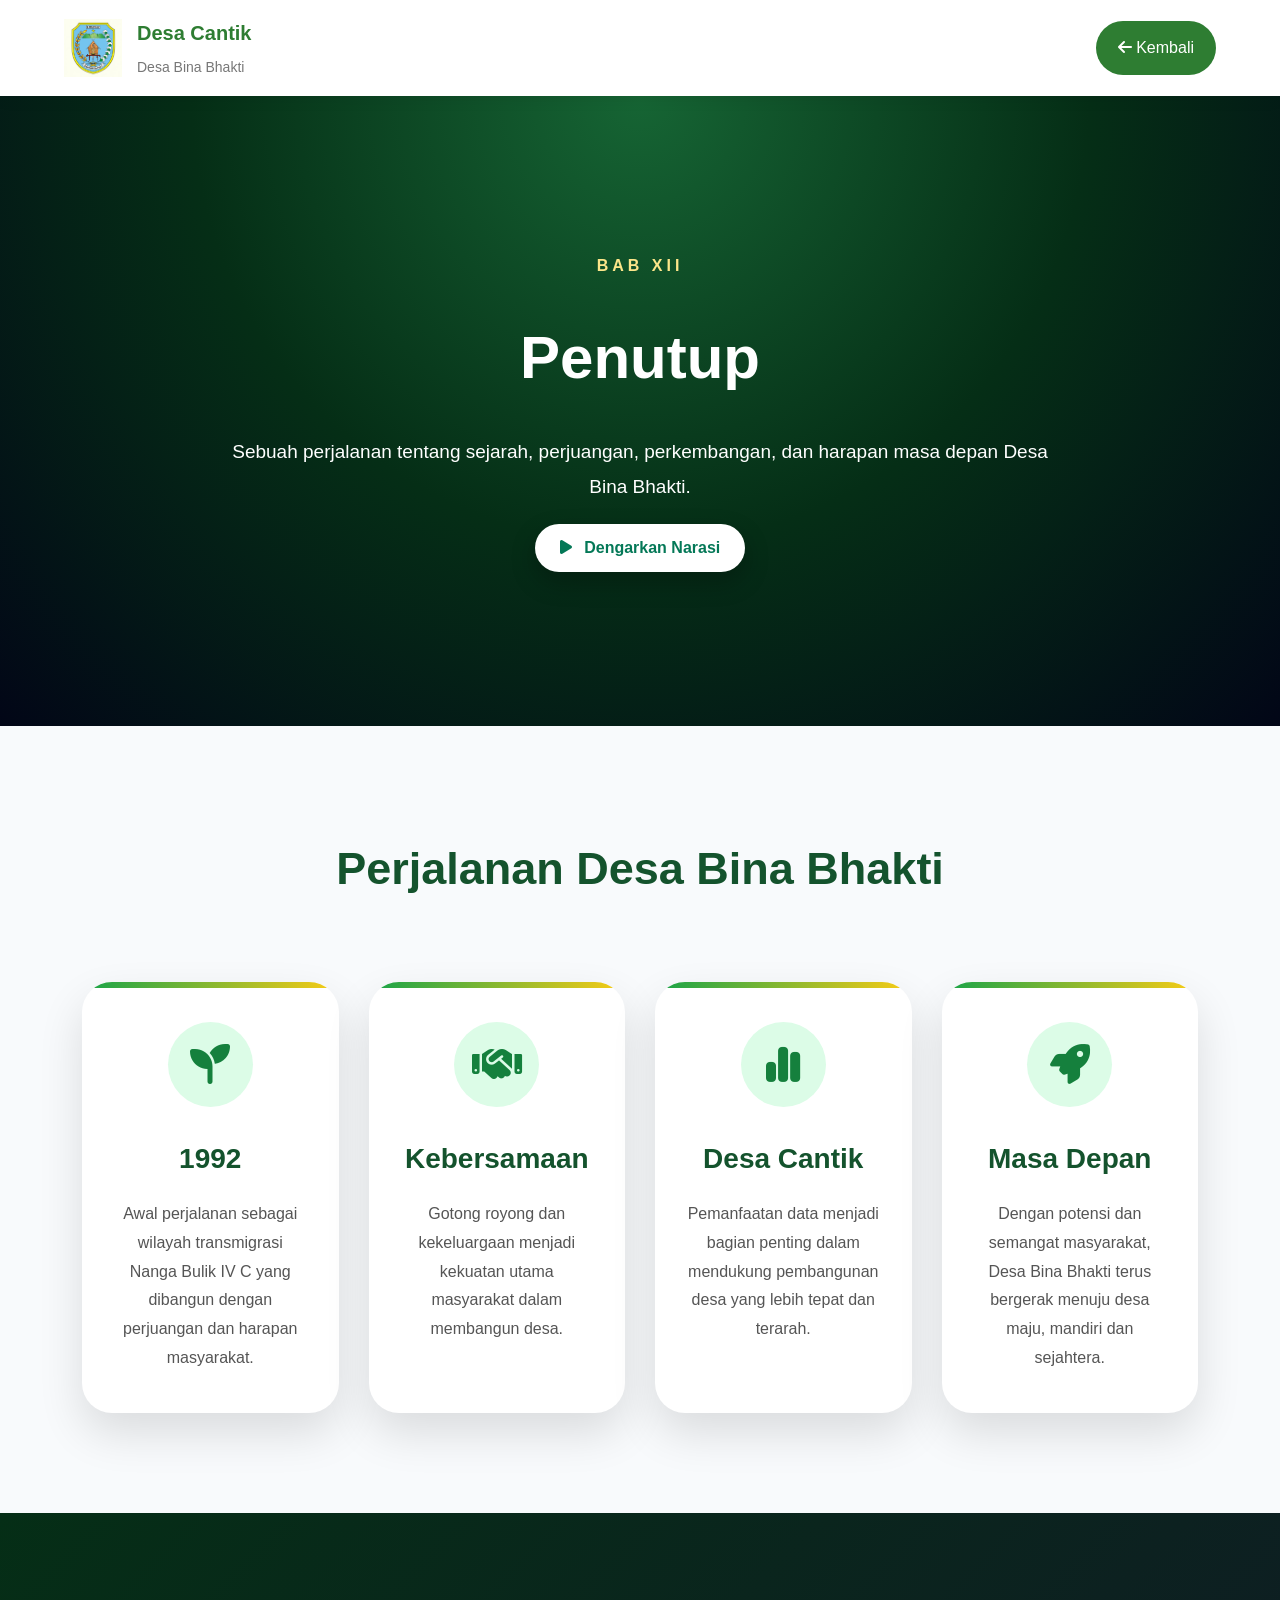
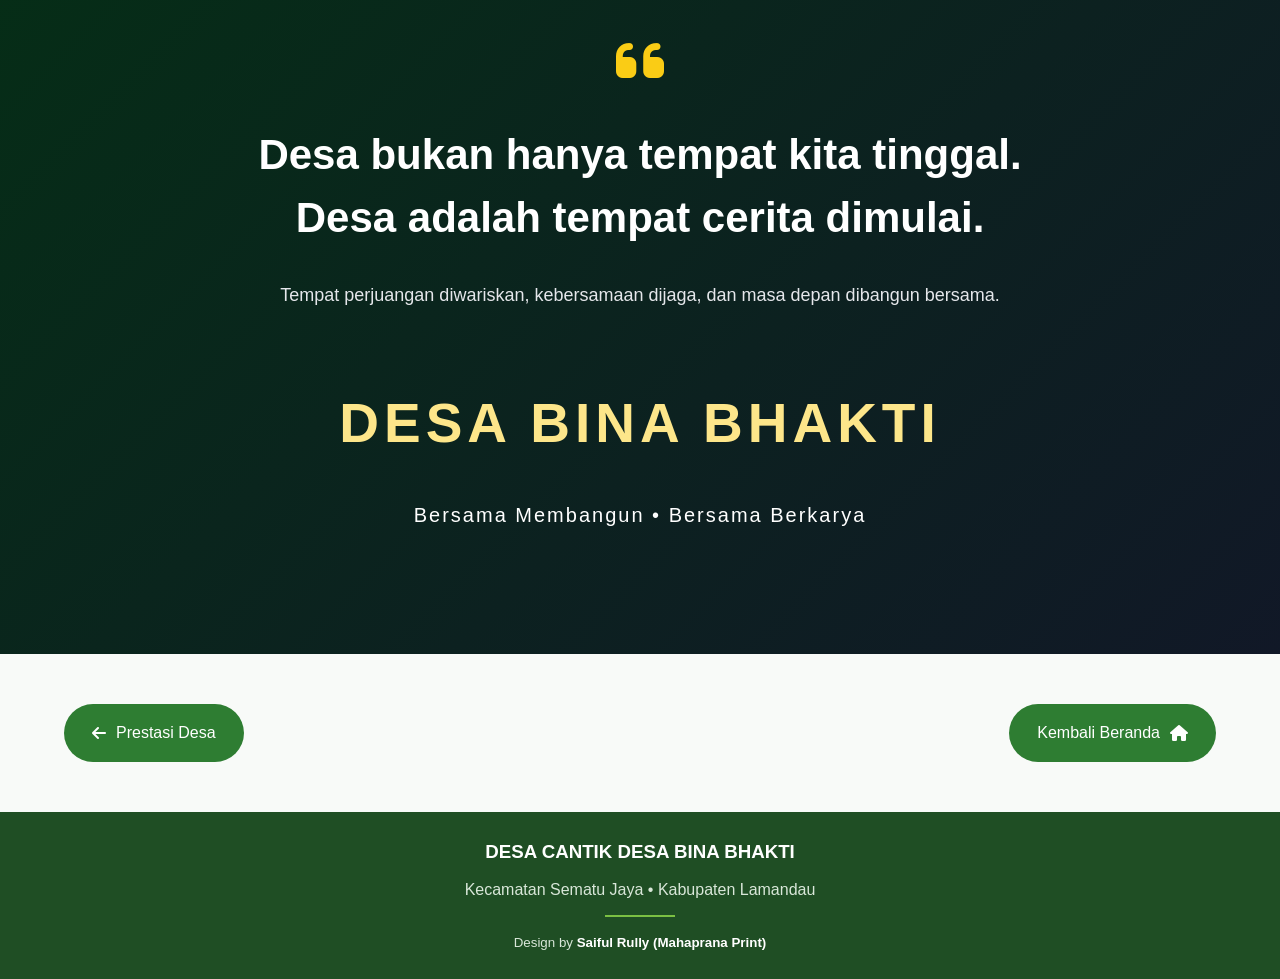
<file: pages/penutup.html>
<!DOCTYPE html>
<html lang="id">

<head>

<meta charset="UTF-8">

<meta name="viewport" content="width=device-width, initial-scale=1.0">


<title>Penutup - Desa Bina Bhakti</title>


<link rel="stylesheet" href="../assets/page.css">


<link rel="stylesheet"
href="https://cdnjs.cloudflare.com/ajax/libs/font-awesome/6.6.0/css/all.min.css">


</head>


<body>





<!-- ================= HEADER ================= -->


<header class="page-header">


<div class="container">


<a href="../index.html" class="logo">


<img src="../img/logo.gif">


<div>

<h2>Desa Cantik</h2>

<span>Desa Bina Bhakti</span>

</div>


</a>



<a href="../index.html" class="back-home">


<i class="fas fa-arrow-left"></i>

Kembali


</a>



</div>


</header>










<!-- ================= HERO ================= -->


<section class="penutup-hero">


<div class="container">



<span>

BAB XII

</span>



<h1>

Penutup

</h1>



<p>

Sebuah perjalanan tentang sejarah,
perjuangan, perkembangan,
dan harapan masa depan Desa Bina Bhakti.

</p>






<div class="audio-box">


<button id="audioBtn">


<i class="fas fa-play"></i>

Dengarkan Narasi


</button>




<audio id="narasiAudio">


<source 
src="../audio/penutup-desa.mp3"
type="audio/mpeg">


</audio>



</div>





</div>


</section>












<!-- ================= PERJALANAN ================= -->


<section class="penutup-journey">


<div class="container">



<h2>

Perjalanan Desa Bina Bhakti

</h2>




<div class="penutup-timeline">







<!-- ITEM -->


<div class="penutup-item">


<i class="fas fa-seedling"></i>



<h3>

1992

</h3>



<p>

Awal perjalanan sebagai wilayah transmigrasi
Nanga Bulik IV C yang dibangun dengan perjuangan
dan harapan masyarakat.

</p>


</div>










<div class="penutup-item">


<i class="fas fa-handshake"></i>



<h3>

Kebersamaan

</h3>



<p>

Gotong royong dan kekeluargaan menjadi kekuatan
utama masyarakat dalam membangun desa.

</p>


</div>










<div class="penutup-item">


<i class="fas fa-chart-simple"></i>



<h3>

Desa Cantik

</h3>



<p>

Pemanfaatan data menjadi bagian penting
dalam mendukung pembangunan desa
yang lebih tepat dan terarah.

</p>



</div>











<div class="penutup-item">


<i class="fas fa-rocket"></i>



<h3>

Masa Depan

</h3>



<p>

Dengan potensi dan semangat masyarakat,
Desa Bina Bhakti terus bergerak menuju
desa maju, mandiri dan sejahtera.

</p>



</div>








</div>



</div>


</section>











<!-- ================= PESAN AKHIR ================= -->


<section class="penutup-message">


<div class="container">



<i class="fas fa-quote-left"></i>



<h2>

Desa bukan hanya tempat kita tinggal.

<br>

Desa adalah tempat cerita dimulai.

</h2>



<p>

Tempat perjuangan diwariskan,
kebersamaan dijaga,
dan masa depan dibangun bersama.

</p>




<h1>

DESA BINA BHAKTI

</h1>



<span>

Bersama Membangun • Bersama Berkarya

</span>





</div>


</section>













<!-- ================= NAV ================= -->


<section class="page-navigation">


<div class="container">


<a href="prestasi.html" class="nav-button">


<i class="fas fa-arrow-left"></i>

Prestasi Desa


</a>



<a href="../index.html" class="nav-button">


Kembali Beranda


<i class="fas fa-home"></i>


</a>




</div>


</section>









<footer class="footer">


<h3>

DESA CANTIK DESA BINA BHAKTI

</h3>



<p>

Kecamatan Sematu Jaya • Kabupaten Lamandau

</p>




<div class="footer-line"></div>




<small>


Design by 

<strong>

Saiful Rully (Mahaprana Print)

</strong>


</small>



</footer>









<script src="../assets/page.js"></script>



</body>

</html>
</file>
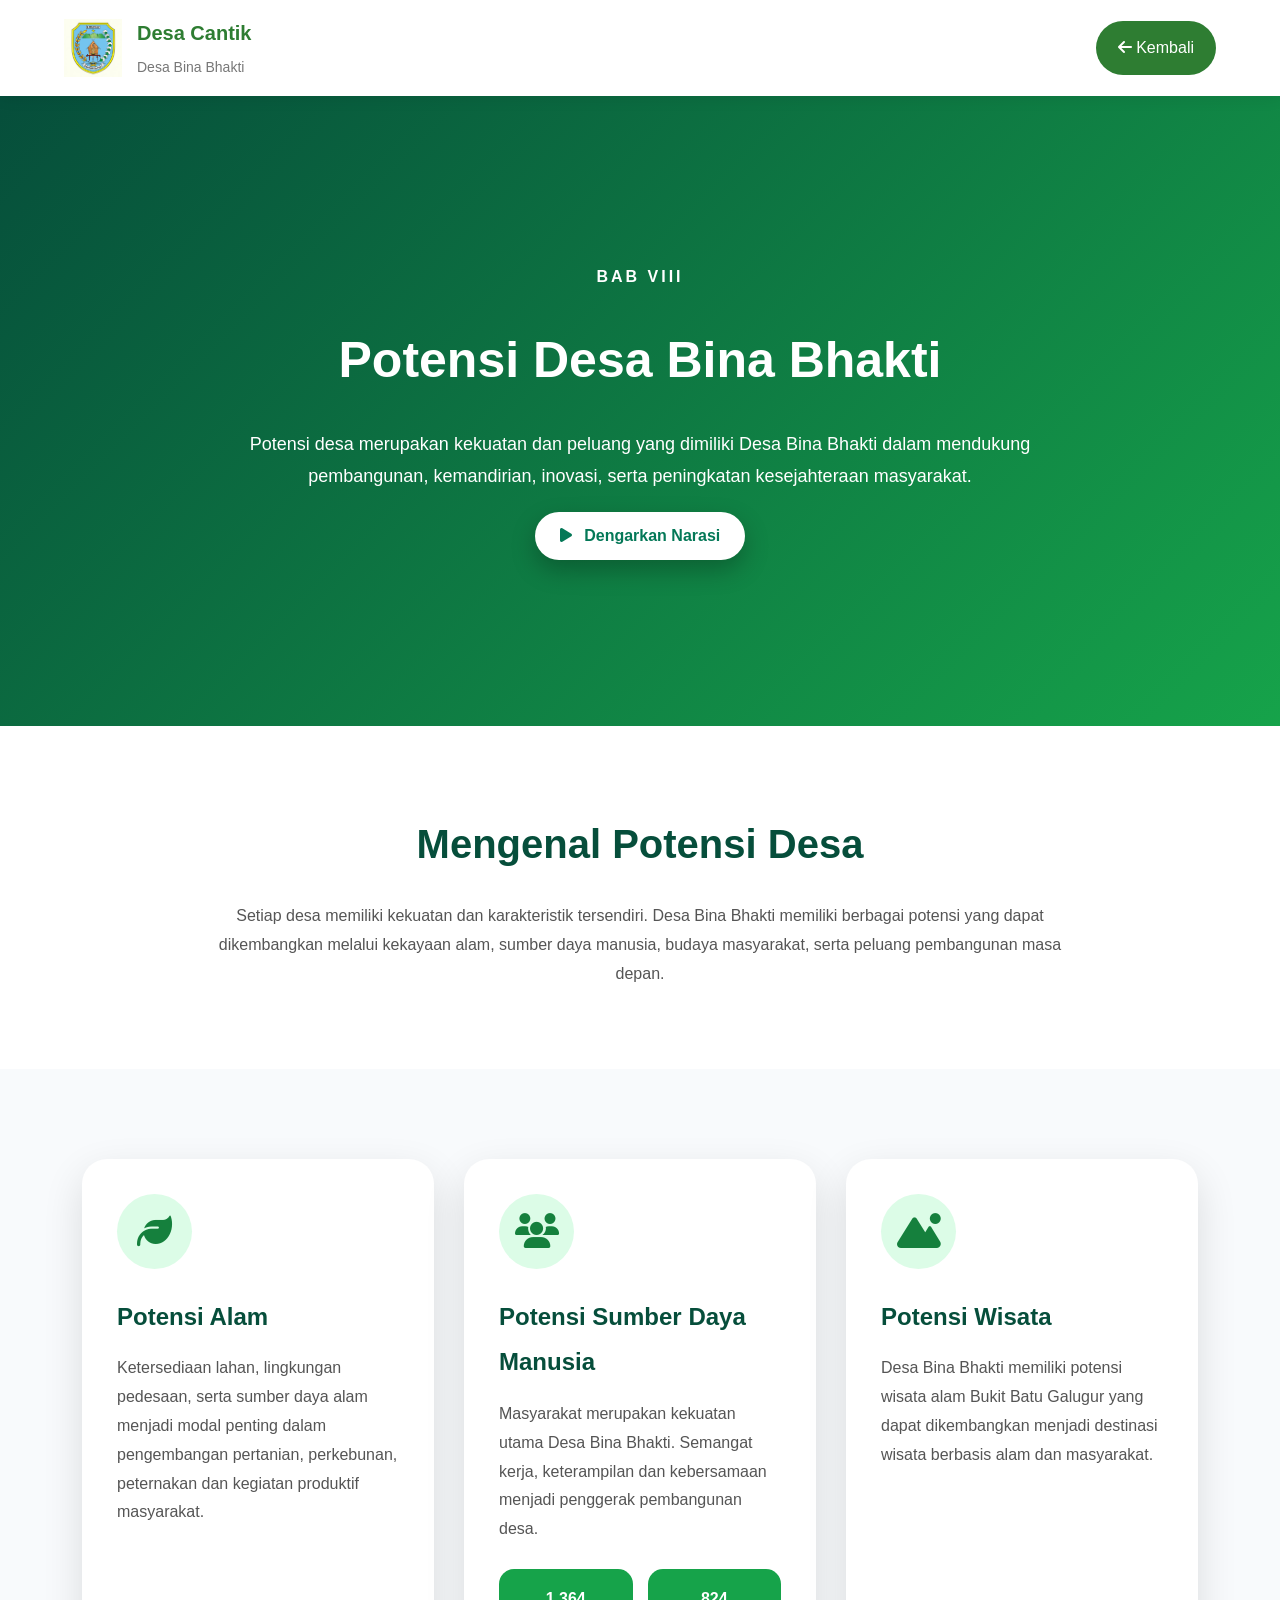
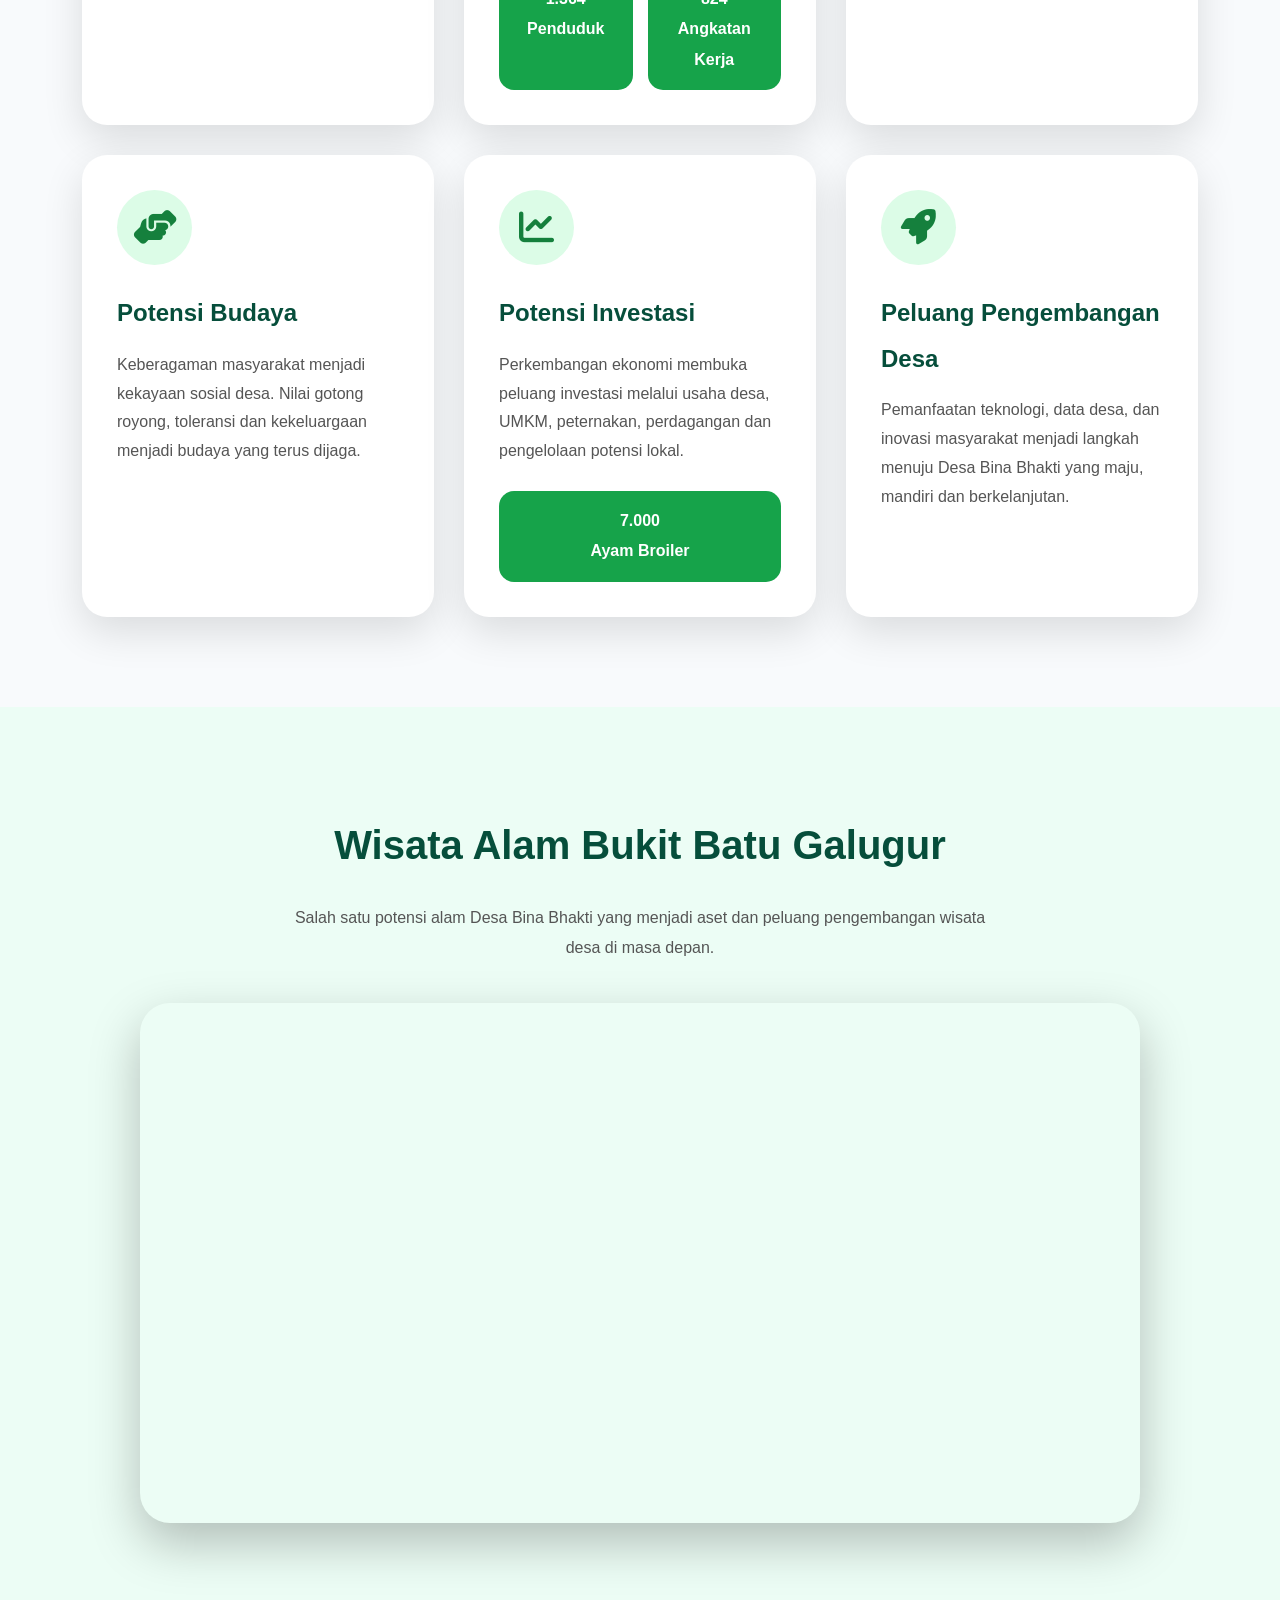
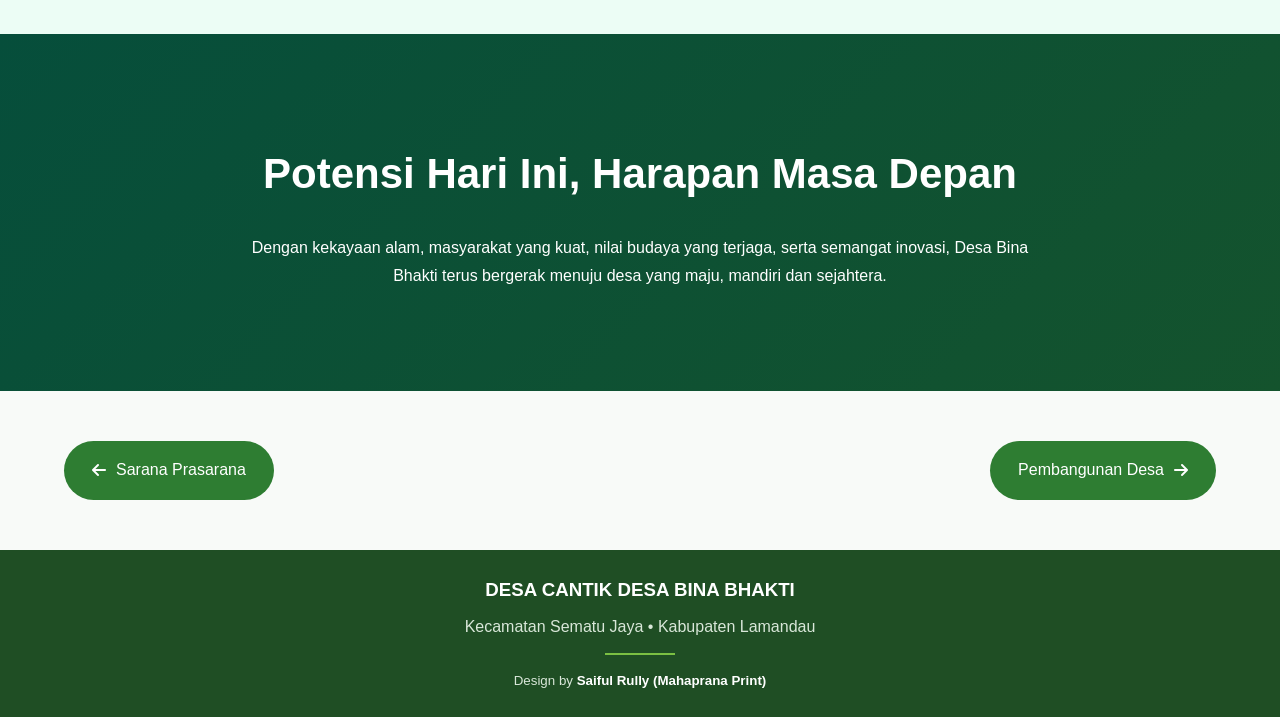
<file: pages/potensi.html>
<!DOCTYPE html>
<html lang="id">

<head>

<meta charset="UTF-8">

<meta name="viewport" content="width=device-width, initial-scale=1.0">

<title>Potensi Desa Bina Bhakti</title>


<link rel="stylesheet" href="../assets/page.css">


<link rel="stylesheet"
href="https://cdnjs.cloudflare.com/ajax/libs/font-awesome/6.6.0/css/all.min.css">


</head>



<body>




<!-- ================= HEADER ================= -->


<header class="page-header">


<div class="container">


<a href="../index.html" class="logo">


<img src="../img/logo.gif">


<div>

<h2>Desa Cantik</h2>

<span>Desa Bina Bhakti</span>

</div>


</a>



<a href="../index.html" class="back-home">

<i class="fas fa-arrow-left"></i>

Kembali

</a>



</div>


</header>









<!-- ================= HERO POTENSI ================= -->


<section class="potensi-hero">


<div class="container">


<span>BAB VIII</span>


<h1>

Potensi Desa Bina Bhakti

</h1>



<p>

Potensi desa merupakan kekuatan dan peluang yang dimiliki
Desa Bina Bhakti dalam mendukung pembangunan,
kemandirian, inovasi, serta peningkatan kesejahteraan masyarakat.

</p>






<!-- AUDIO -->


<div class="audio-box">


<button id="audioBtn">


<i class="fas fa-play"></i>


Dengarkan Narasi


</button>



<audio id="narasiAudio">


<source 
src="../audio/potensi-desa.mp3"
type="audio/mpeg">


</audio>



</div>





</div>


</section>









<!-- ================= INTRO ================= -->


<section class="potensi-intro">


<div class="container">



<div class="potensi-title">


<h2>

Mengenal Potensi Desa

</h2>


<p>

Setiap desa memiliki kekuatan dan karakteristik tersendiri.
Desa Bina Bhakti memiliki berbagai potensi yang dapat
dikembangkan melalui kekayaan alam, sumber daya manusia,
budaya masyarakat, serta peluang pembangunan masa depan.

</p>



</div>



</div>


</section>









<!-- ================= POTENSI CARD ================= -->


<section class="potensi-section">


<div class="container">



<div class="potensi-grid">









<!-- ALAM -->


<div class="potensi-card">


<i class="fas fa-leaf"></i>


<h3>

Potensi Alam

</h3>


<p>

Ketersediaan lahan, lingkungan pedesaan,
serta sumber daya alam menjadi modal penting
dalam pengembangan pertanian, perkebunan,
peternakan dan kegiatan produktif masyarakat.

</p>



</div>









<!-- SDM -->


<div class="potensi-card">


<i class="fas fa-users"></i>


<h3>

Potensi Sumber Daya Manusia

</h3>



<p>

Masyarakat merupakan kekuatan utama Desa Bina Bhakti.
Semangat kerja, keterampilan dan kebersamaan menjadi
penggerak pembangunan desa.

</p>





<div class="potensi-data-mini">


<span>

1.364<br>

Penduduk

</span>




<span>

824<br>

Angkatan Kerja

</span>


</div>



</div>










<!-- WISATA -->


<div class="potensi-card">


<i class="fas fa-mountain-sun"></i>



<h3>

Potensi Wisata

</h3>



<p>

Desa Bina Bhakti memiliki potensi wisata alam
Bukit Batu Galugur yang dapat dikembangkan
menjadi destinasi wisata berbasis alam dan masyarakat.

</p>




</div>










<!-- BUDAYA -->


<div class="potensi-card">



<i class="fas fa-handshake-angle"></i>



<h3>

Potensi Budaya

</h3>



<p>

Keberagaman masyarakat menjadi kekayaan sosial desa.
Nilai gotong royong, toleransi dan kekeluargaan
menjadi budaya yang terus dijaga.

</p>



</div>









<!-- INVESTASI -->


<div class="potensi-card">


<i class="fas fa-chart-line"></i>


<h3>

Potensi Investasi

</h3>



<p>

Perkembangan ekonomi membuka peluang investasi
melalui usaha desa, UMKM, peternakan,
perdagangan dan pengelolaan potensi lokal.

</p>




<div class="potensi-data-mini">


<span>

7.000<br>

Ayam Broiler

</span>


</div>




</div>










<!-- PENGEMBANGAN -->


<div class="potensi-card">


<i class="fas fa-rocket"></i>



<h3>

Peluang Pengembangan Desa

</h3>



<p>

Pemanfaatan teknologi, data desa,
dan inovasi masyarakat menjadi langkah
menuju Desa Bina Bhakti yang maju,
mandiri dan berkelanjutan.

</p>



</div>







</div>


</div>


</section>











<!-- ================= VIDEO WISATA ================= -->


<section class="potensi-wisata">


<div class="container">


<h2>

Wisata Alam Bukit Batu Galugur

</h2>


<p>

Salah satu potensi alam Desa Bina Bhakti
yang menjadi aset dan peluang pengembangan
wisata desa di masa depan.

</p>



<video autoplay muted loop playsinline>


<source
src="../video/galugur.mp4"
type="video/mp4">

</video>




</div>


</section>









<!-- ================= CLOSING ================= -->


<section class="potensi-closing">


<div class="container">



<h2>

Potensi Hari Ini,
Harapan Masa Depan

</h2>



<p>

Dengan kekayaan alam, masyarakat yang kuat,
nilai budaya yang terjaga, serta semangat inovasi,
Desa Bina Bhakti terus bergerak menuju desa
yang maju, mandiri dan sejahtera.

</p>



</div>


</section>









<!-- ================= NAVIGASI ================= -->


<section class="page-navigation">


<div class="container">



<a href="sarana.html" class="nav-button">


<i class="fas fa-arrow-left"></i>

Sarana Prasarana


</a>




<a href="pembangunan.html" class="nav-button">


Pembangunan Desa


<i class="fas fa-arrow-right"></i>


</a>




</div>


</section>










<footer class="footer">


<h3>DESA CANTIK DESA BINA BHAKTI</h3>


<p>Kecamatan Sematu Jaya • Kabupaten Lamandau</p>


<div class="footer-line"></div>


<small>

Design by <strong>Saiful Rully (Mahaprana Print)</strong>

</small>


</footer>







<script src="../assets/page.js"></script>



</body>

</html>
</file>
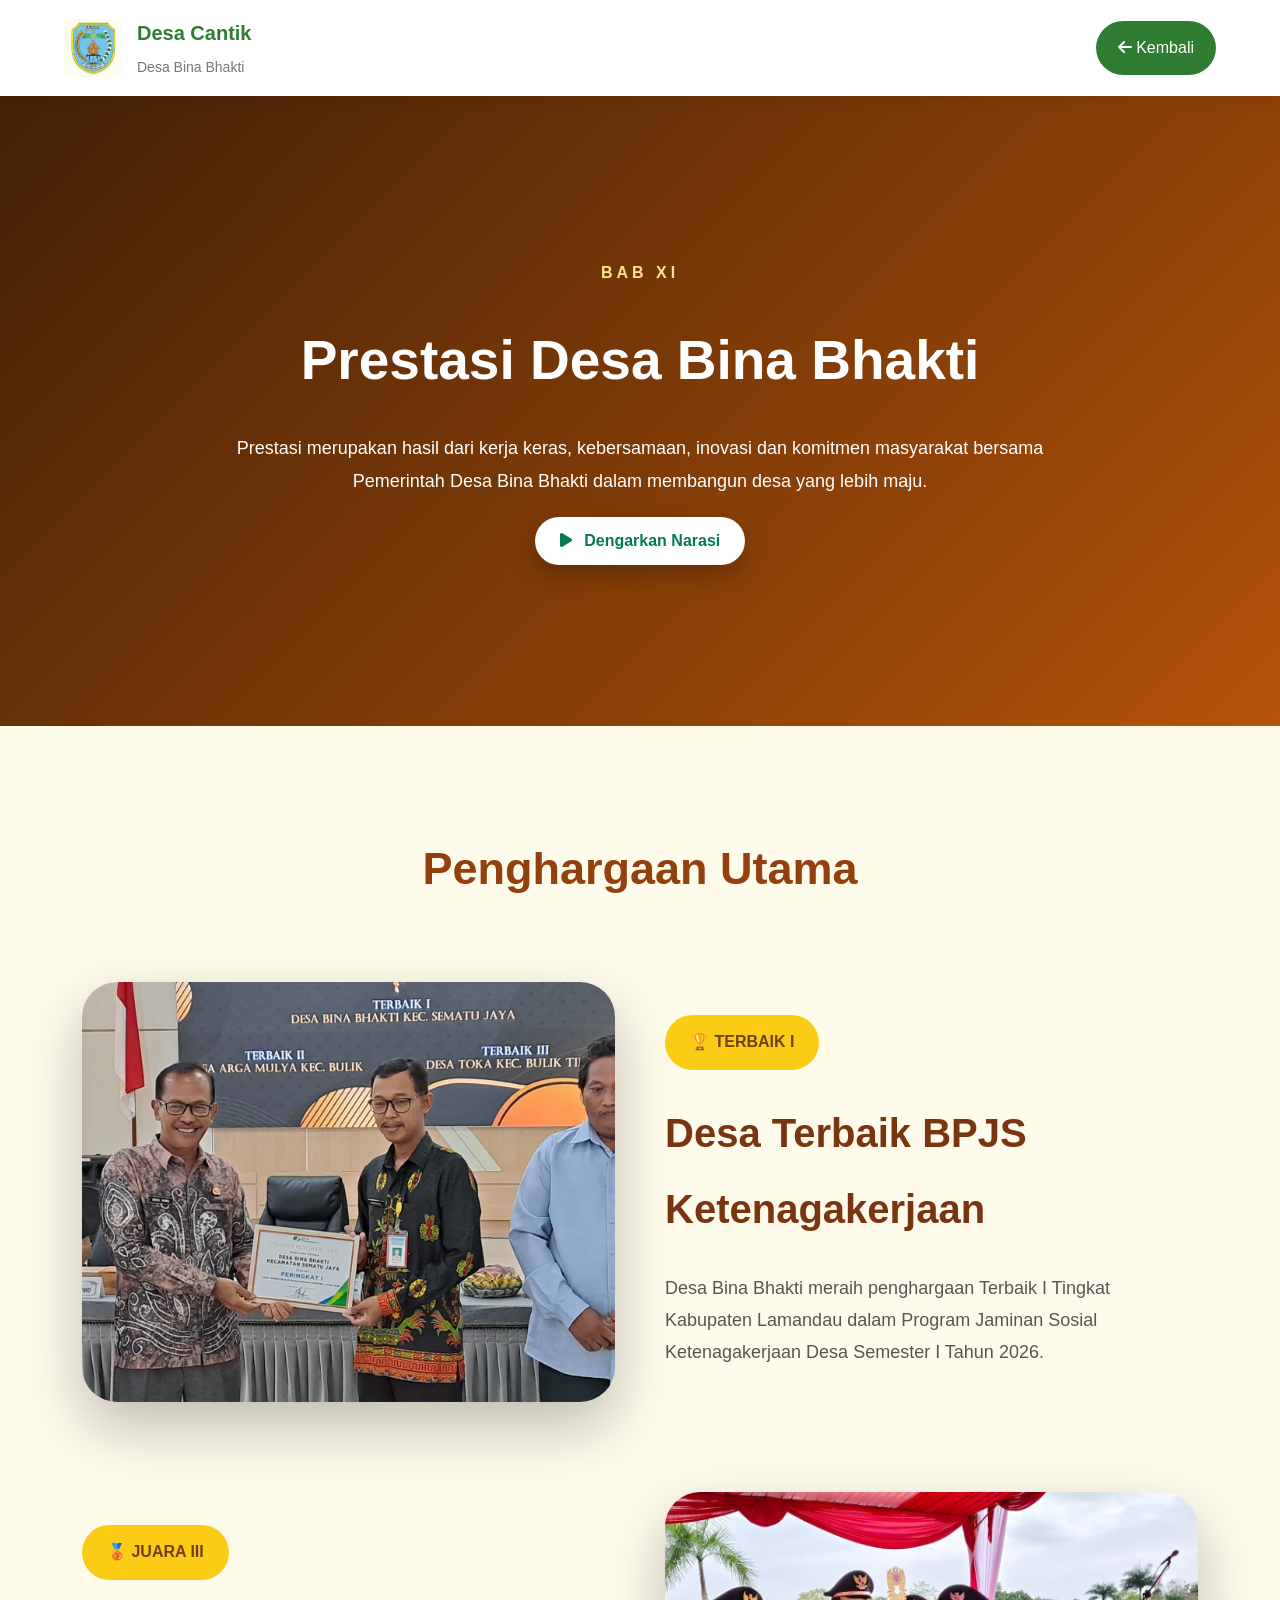
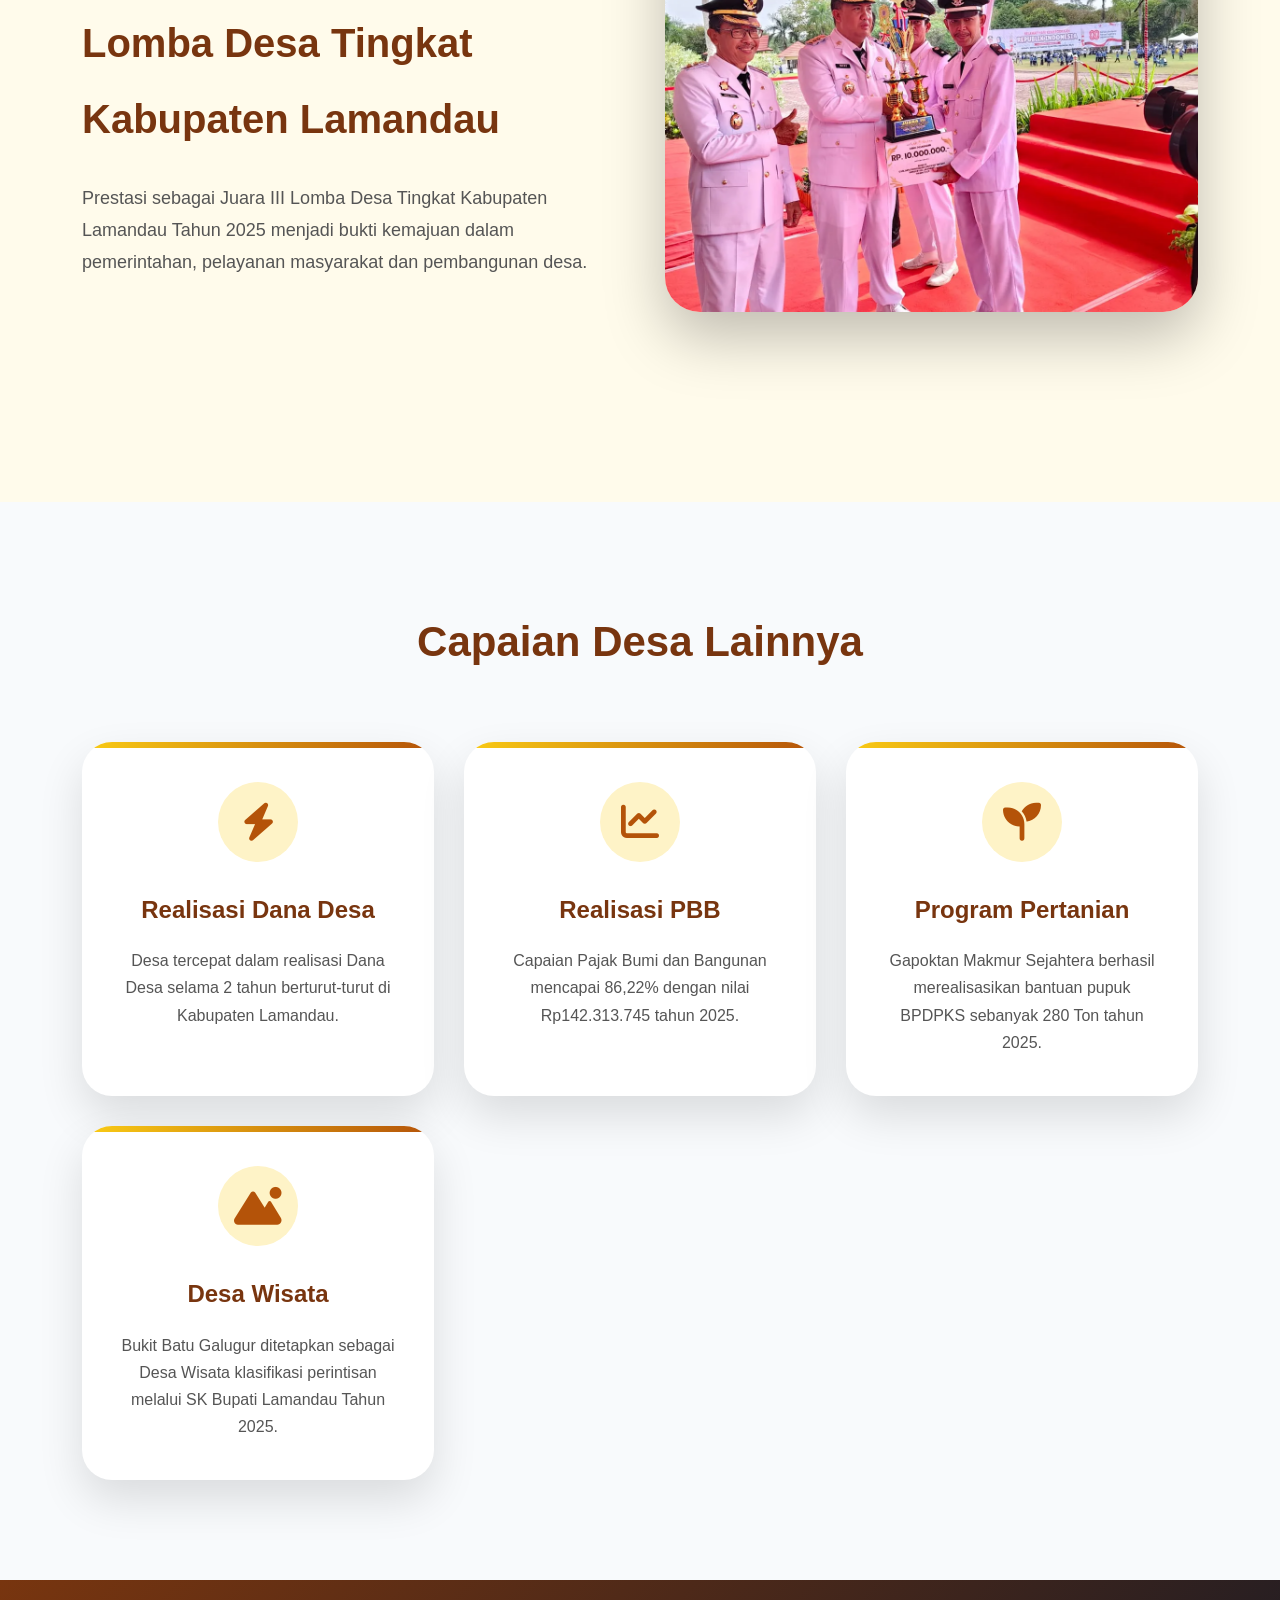
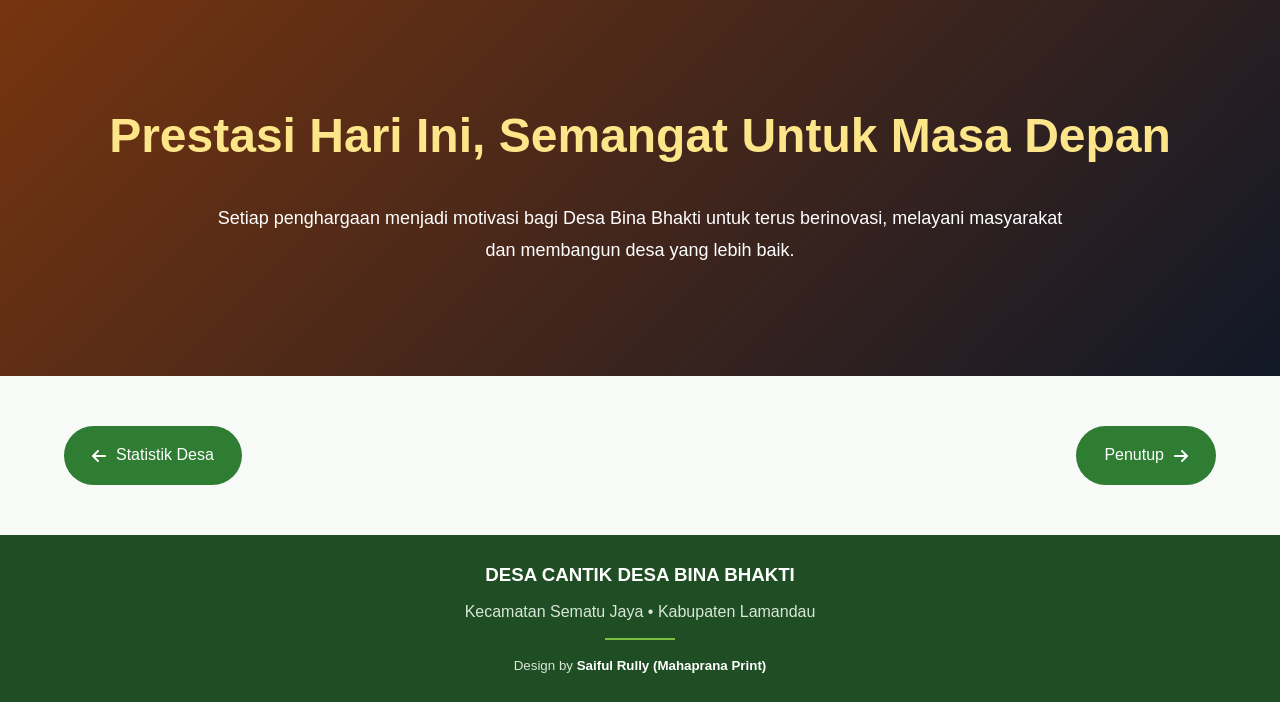
<file: pages/prestasi.html>
<!DOCTYPE html>
<html lang="id">

<head>

<meta charset="UTF-8">

<meta name="viewport" content="width=device-width, initial-scale=1.0">


<title>Prestasi Desa Bina Bhakti</title>


<link rel="stylesheet" href="../assets/page.css">


<link rel="stylesheet"
href="https://cdnjs.cloudflare.com/ajax/libs/font-awesome/6.6.0/css/all.min.css">


</head>


<body>





<!-- ================= HEADER ================= -->


<header class="page-header">


<div class="container">


<a href="../index.html" class="logo">


<img src="../img/logo.gif">


<div>

<h2>Desa Cantik</h2>

<span>Desa Bina Bhakti</span>

</div>


</a>



<a href="../index.html" class="back-home">

<i class="fas fa-arrow-left"></i>

Kembali

</a>


</div>


</header>











<!-- ================= HERO ================= -->


<section class="prestasi-hero">


<div class="container">


<span>BAB XI</span>


<h1>

Prestasi Desa Bina Bhakti

</h1>


<p>

Prestasi merupakan hasil dari kerja keras,
kebersamaan, inovasi dan komitmen masyarakat
bersama Pemerintah Desa Bina Bhakti
dalam membangun desa yang lebih maju.

</p>





<div class="audio-box">


<button id="audioBtn">

<i class="fas fa-play"></i>

Dengarkan Narasi

</button>



<audio id="narasiAudio">


<source
src="../audio/prestasi-desa.mp3"
type="audio/mpeg">


</audio>


</div>




</div>


</section>












<!-- ================= PRESTASI UTAMA ================= -->


<section class="prestasi-highlight">


<div class="container">



<h2>

Penghargaan Utama

</h2>





<!-- BPJS -->


<div class="prestasi-feature">


<div class="prestasi-img">


<img src="../img/prestasi-bpjs-2026.webp">


</div>




<div class="prestasi-text">


<span>🏆 TERBAIK I</span>


<h3>

Desa Terbaik BPJS Ketenagakerjaan

</h3>



<p>

Desa Bina Bhakti meraih penghargaan
Terbaik I Tingkat Kabupaten Lamandau
dalam Program Jaminan Sosial
Ketenagakerjaan Desa Semester I Tahun 2026.

</p>



</div>


</div>










<!-- LOMBA DESA -->


<div class="prestasi-feature reverse">


<div class="prestasi-img">


<img src="../img/prestasi-lomba-desa-2025.webp">


</div>




<div class="prestasi-text">


<span>🥉 JUARA III</span>


<h3>

Lomba Desa Tingkat Kabupaten Lamandau

</h3>



<p>

Prestasi sebagai Juara III Lomba Desa
Tingkat Kabupaten Lamandau Tahun 2025
menjadi bukti kemajuan dalam pemerintahan,
pelayanan masyarakat dan pembangunan desa.

</p>



</div>



</div>






</div>


</section>












<!-- ================= CAPAIAN LAIN ================= -->


<section class="prestasi-section">


<div class="container">


<h2>

Capaian Desa Lainnya

</h2>




<div class="prestasi-grid">








<!-- Dana Desa -->


<div class="prestasi-card">


<i class="fas fa-bolt"></i>


<h3>

Realisasi Dana Desa

</h3>


<p>

Desa tercepat dalam realisasi Dana Desa
selama 2 tahun berturut-turut
di Kabupaten Lamandau.

</p>



</div>









<!-- PBB -->


<div class="prestasi-card">


<i class="fas fa-chart-line"></i>


<h3>

Realisasi PBB

</h3>


<p>

Capaian Pajak Bumi dan Bangunan
mencapai 86,22% dengan nilai
Rp142.313.745 tahun 2025.

</p>


</div>










<!-- Pertanian -->


<div class="prestasi-card">


<i class="fas fa-seedling"></i>


<h3>

Program Pertanian

</h3>


<p>

Gapoktan Makmur Sejahtera berhasil
merealisasikan bantuan pupuk BPDPKS
sebanyak 280 Ton tahun 2025.

</p>


</div>










<!-- Wisata -->


<div class="prestasi-card">


<i class="fas fa-mountain-sun"></i>


<h3>

Desa Wisata

</h3>


<p>

Bukit Batu Galugur ditetapkan sebagai
Desa Wisata klasifikasi perintisan
melalui SK Bupati Lamandau Tahun 2025.

</p>



</div>








</div>


</div>


</section>












<!-- ================= CLOSING ================= -->


<section class="prestasi-closing">


<div class="container">


<h2>

Prestasi Hari Ini,
Semangat Untuk Masa Depan

</h2>



<p>

Setiap penghargaan menjadi motivasi
bagi Desa Bina Bhakti untuk terus berinovasi,
melayani masyarakat dan membangun desa
yang lebih baik.

</p>



</div>


</section>












<!-- NAV -->


<section class="page-navigation">


<div class="container">


<a href="statistik.html" class="nav-button">


<i class="fas fa-arrow-left"></i>

Statistik Desa


</a>




<a href="penutup.html" class="nav-button">


Penutup


<i class="fas fa-arrow-right"></i>


</a>




</div>


</section>











<footer class="footer">


<h3>DESA CANTIK DESA BINA BHAKTI</h3>


<p>Kecamatan Sematu Jaya • Kabupaten Lamandau</p>


<div class="footer-line"></div>


<small>

Design by <strong>Saiful Rully (Mahaprana Print)</strong>

</small>


</footer>









<script src="../assets/page.js"></script>



</body>

</html>
</file>
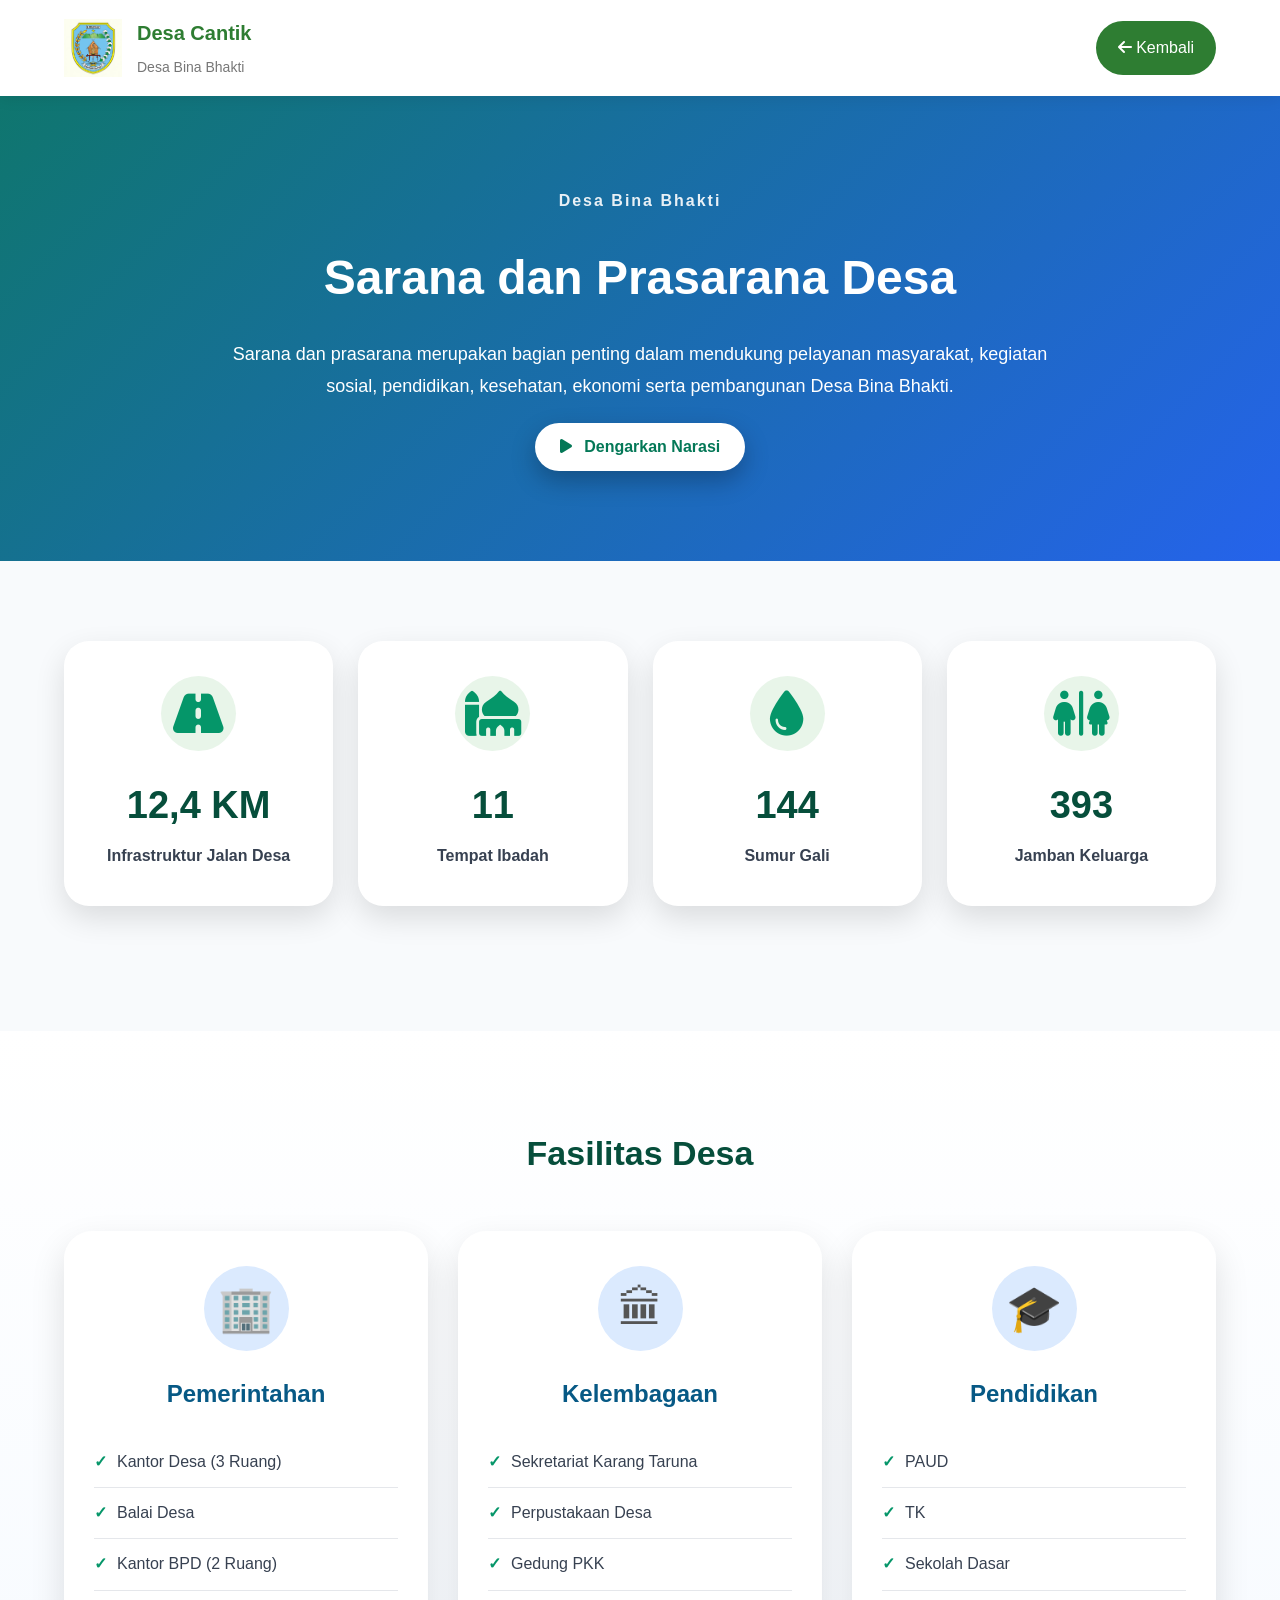
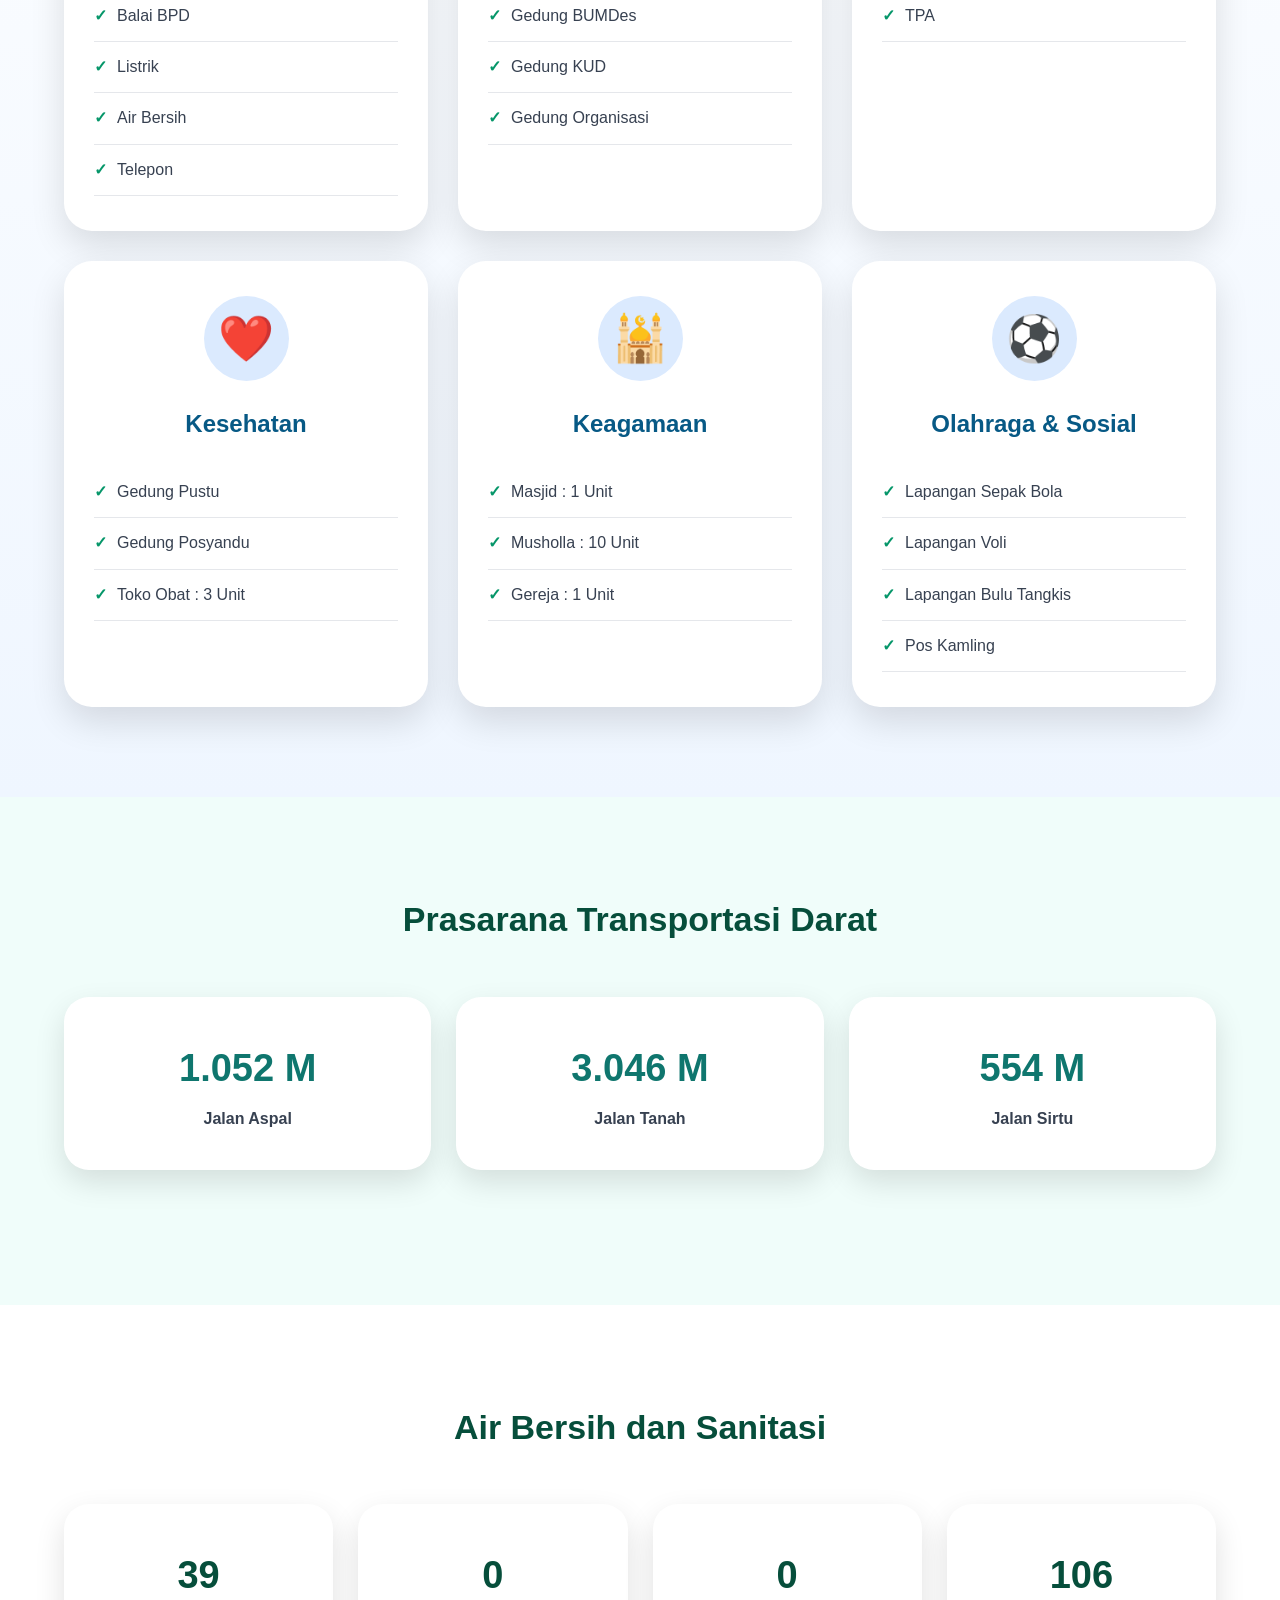
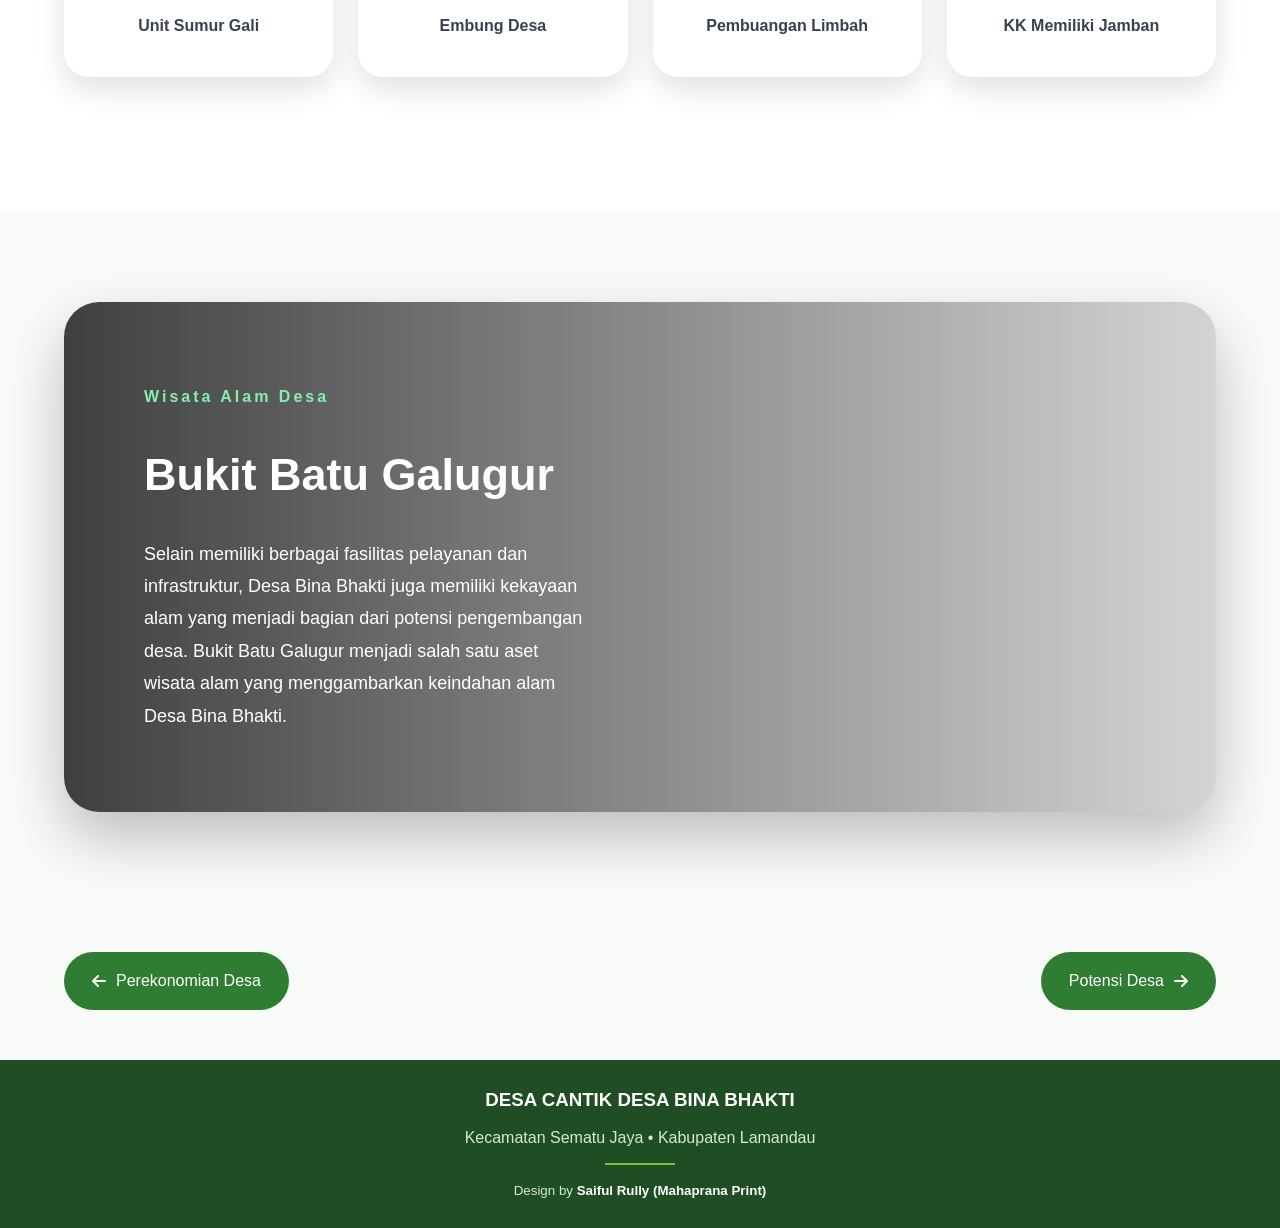
<file: pages/sarana.html>
<!DOCTYPE html>
<html lang="id">

<head>

<meta charset="UTF-8">

<meta name="viewport" content="width=device-width, initial-scale=1.0">


<title>Sarana dan Prasarana Desa | Desa Bina Bhakti</title>


<link rel="stylesheet" href="../assets/page.css">


<link rel="stylesheet"
href="https://cdnjs.cloudflare.com/ajax/libs/font-awesome/6.6.0/css/all.min.css">


</head>


<body>





<!-- ================= HEADER ================= -->


<header class="page-header">


<div class="container">


<a href="../index.html" class="logo">


<img src="../img/logo.gif">


<div>

<h2>Desa Cantik</h2>

<span>Desa Bina Bhakti</span>

</div>


</a>




<a href="../index.html" class="back-home">


<i class="fas fa-arrow-left"></i>

Kembali


</a>



</div>


</header>









<!-- ================= OPENING ================= -->


<section class="sarana-opening">


<div class="container">


<span>Desa Bina Bhakti</span>


<h1>

Sarana dan Prasarana Desa

</h1>



<p>

Sarana dan prasarana merupakan bagian penting dalam mendukung
pelayanan masyarakat, kegiatan sosial, pendidikan, kesehatan,
ekonomi serta pembangunan Desa Bina Bhakti.

</p>



<!-- AUDIO NARASI -->


<div class="audio-box">


<button id="audioBtn">

<i class="fas fa-play"></i>

Dengarkan Narasi

</button>



<audio id="narasiAudio">


<source 
src="../audio/sarana-prasarana.mp3" 
type="audio/mpeg">


</audio>



</div>




</div>


</section>






<!-- ================= STATISTIK UTAMA ================= -->


<section class="sarana-stat">


<div class="container">



<div class="stat-grid">



<div class="stat-card">

<i class="fas fa-road"></i>

<h2>
<span class="counter" data-target="13">0</span>,4 KM
</h2>

<p>Infrastruktur Jalan Desa</p>

</div>





<div class="stat-card">

<i class="fas fa-mosque"></i>

<h2>
<span class="counter" data-target="12">0</span>
</h2>

<p>Tempat Ibadah</p>

</div>





<div class="stat-card">

<i class="fas fa-droplet"></i>

<h2>
<span class="counter" data-target="155">0</span>
</h2>

<p>Sumur Gali</p>

</div>






<div class="stat-card">

<i class="fas fa-restroom"></i>

<h2>
<span class="counter" data-target="422">0</span>
</h2>

<p>Jamban Keluarga</p>

</div>




</div>


</div>


</section>









<!-- ================= FASILITAS ================= -->


<section class="fasilitas-desa">


<div class="container">


<h2 class="judul-section">

Fasilitas Desa

</h2>



<div class="fasilitas-grid">








<!-- PEMERINTAH -->


<div class="fasilitas-card">


<div class="fasilitas-icon">

🏢

</div>


<h3>Pemerintahan</h3>


<ul>

<li>Kantor Desa (3 Ruang)</li>

<li>Balai Desa</li>

<li>Kantor BPD (2 Ruang)</li>

<li>Balai BPD</li>

<li>Listrik</li>

<li>Air Bersih</li>

<li>Telepon</li>

</ul>


</div>









<!-- KELEMBAGAAN -->


<div class="fasilitas-card">


<div class="fasilitas-icon">

🏛

</div>


<h3>Kelembagaan</h3>


<ul>

<li>Sekretariat Karang Taruna</li>

<li>Perpustakaan Desa</li>

<li>Gedung PKK</li>

<li>Gedung BUMDes</li>

<li>Gedung KUD</li>

<li>Gedung Organisasi</li>


</ul>


</div>









<!-- PENDIDIKAN -->


<div class="fasilitas-card">


<div class="fasilitas-icon">

🎓

</div>


<h3>Pendidikan</h3>


<ul>

<li>PAUD</li>

<li>TK</li>

<li>Sekolah Dasar</li>

<li>TPA</li>


</ul>


</div>









<!-- KESEHATAN -->


<div class="fasilitas-card">


<div class="fasilitas-icon">

❤️

</div>


<h3>Kesehatan</h3>


<ul>

<li>Gedung Pustu</li>

<li>Gedung Posyandu</li>

<li>Toko Obat : 3 Unit</li>


</ul>


</div>










<!-- KEAGAMAAN -->


<div class="fasilitas-card">


<div class="fasilitas-icon">

🕌

</div>


<h3>Keagamaan</h3>


<ul>

<li>Masjid : 1 Unit</li>

<li>Musholla : 10 Unit</li>

<li>Gereja : 1 Unit</li>


</ul>


</div>










<!-- OLAHRAGA -->


<div class="fasilitas-card">


<div class="fasilitas-icon">

⚽

</div>


<h3>Olahraga & Sosial</h3>


<ul>

<li>Lapangan Sepak Bola</li>

<li>Lapangan Voli</li>

<li>Lapangan Bulu Tangkis</li>

<li>Pos Kamling</li>


</ul>


</div>








</div>


</div>


</section>









<!-- ================= INFRASTRUKTUR JALAN ================= -->


<section class="infrastruktur">


<div class="container">


<h2 class="judul-section">

Prasarana Transportasi Darat

</h2>




<div class="stat-grid">



<div class="stat-card">

<h2>

<span class="counter" data-target="3035">0</span> M

</h2>

<p>Jalan Aspal</p>


</div>





<div class="stat-card">


<h2>

<span class="counter" data-target="8789">0</span> M

</h2>


<p>Jalan Tanah</p>


</div>






<div class="stat-card">


<h2>

<span class="counter" data-target="1599">0</span> M

</h2>


<p>Jalan Sirtu</p>


</div>




</div>



</div>


</section>









<!-- ================= AIR BERSIH ================= -->


<section class="air-bersih">


<div class="container">


<h2 class="judul-section">

Air Bersih dan Sanitasi

</h2>




<div class="stat-grid">



<div class="stat-card">

<h2>

<span class="counter" data-target="155">0</span>

</h2>

<p>Unit Sumur Gali</p>

</div>





<div class="stat-card">


<h2>

<span class="counter" data-target="1">0</span>

</h2>


<p>Embung Desa</p>


</div>






<div class="stat-card">


<h2>

<span class="counter" data-target="1">0</span>

</h2>


<p>Pembuangan Limbah</p>


</div>




<div class="stat-card">


<h2>

<span class="counter" data-target="422">0</span>

</h2>


<p>KK Memiliki Jamban</p>


</div>




</div>


</div>


</section>









<!-- ================= WISATA ALAM ================= -->


<section class="sarana-wisata">


<div class="container">


<div class="wisata-video-card">



<div class="video-box">


<video 
src="../video/bukit-batu-galugur.mp4"
autoplay
muted
loop
playsinline>
</video>


<div class="video-overlay"></div>


</div>





<div class="wisata-info">


<span>

Wisata Alam Desa

</span>


<h2>

Bukit Batu Galugur

</h2>


<p>

Selain memiliki berbagai fasilitas pelayanan dan infrastruktur,
Desa Bina Bhakti juga memiliki kekayaan alam yang menjadi
bagian dari potensi pengembangan desa.

Bukit Batu Galugur menjadi salah satu aset wisata alam yang
menggambarkan keindahan alam Desa Bina Bhakti.

</p>



</div>



</div>


</div>


</section>

<!-- ================= NAVIGASI ================= -->


<section class="page-navigation">


<div class="container">


<a href="ekonomi.html" class="nav-button">

<i class="fas fa-arrow-left"></i>

Perekonomian Desa

</a>




<a href="potensi.html" class="nav-button">

Potensi Desa

<i class="fas fa-arrow-right"></i>

</a>



</div>


</section>








<footer class="footer">


<h3>DESA CANTIK DESA BINA BHAKTI</h3>


<p>Kecamatan Sematu Jaya • Kabupaten Lamandau</p>


<div class="footer-line"></div>


<small>

Design by <strong>Saiful Rully (Mahaprana Print)</strong>

</small>


</footer>





<script src="../assets/page.js"></script>


</body>

</html>
</file>
<file: assets/page.css>
/* ==========================================================
   ROOT
========================================================== */

:root{

    --primary:#2E7D32;
    --secondary:#4CAF50;
    --dark:#1F4E24;
    --light:#F8FAF8;
    --white:#FFFFFF;
    --text:#555555;
    --border:#E8E8E8;

    --shadow:0 10px 30px rgba(0,0,0,.08);

    --radius:18px;

    --transition:.35s ease;

}

/* ==========================================================
   RESET
========================================================== */

*{

    margin:0;
    padding:0;
    box-sizing:border-box;

}

html{

    scroll-behavior:smooth;

}

body{

    font-family:'Poppins',sans-serif;
    background:var(--light);
    color:var(--text);
    line-height:1.9;

}

img{

    display:block;
    max-width:100%;

}

a{

    text-decoration:none;

}

.container{

    width:90%;
    max-width:1200px;
    margin:auto;

}

/* ==========================================================
   HEADER
========================================================== */

.page-header{

    background:#FFFFFF;
    box-shadow:0 2px 15px rgba(0,0,0,.08);
    position:sticky;
    top:0;
    z-index:999;

}

.page-header .container{

    display:flex;
    justify-content:space-between;
    align-items:center;
    padding:14px 0;

}

.logo{

    display:flex;
    align-items:center;
    gap:15px;

}

.logo img{

    width:58px;

}

.logo h2{

    font-size:20px;
    color:var(--primary);

}

.logo span{

    color:#777;
    font-size:14px;

}

.back-home{

    background:var(--primary);
    color:#FFFFFF;
    padding:12px 22px;
    border-radius:40px;
    transition:var(--transition);

}

.back-home:hover{

    background:var(--dark);

}

/* ==========================================================
   BANNER
========================================================== */

.page-banner{

    position:relative;
    height:420px;
    overflow:hidden;

}

.page-banner img{

    width:100%;
    height:100%;
    object-fit:cover;

}

.banner-overlay{

    position:absolute;
    inset:0;
    background:rgba(0,0,0,.45);

}

.banner-content{

    position:absolute;
    inset:0;

    display:flex;
    flex-direction:column;
    justify-content:center;
    align-items:center;

    text-align:center;
    color:#FFFFFF;

}

.page-number{

    background:rgba(255,255,255,.18);

    padding:8px 18px;

    border-radius:30px;

    backdrop-filter:blur(10px);

    margin-bottom:18px;

    letter-spacing:2px;

}

.banner-content h1{

    font-size:56px;
    color:#FFFFFF;
    margin: bottom 19px;

}

.banner-content p{

    font-size:22px;
    color:#caf7ad;

}

/* ==========================================================
   AUDIO
========================================================== */

.audio-section{

    padding:60px 0;
    background:#FFFFFF;

}

.audio-section h2{

    text-align:center;
    color:var(--primary);
    margin-bottom:25px;

}

.audio-section audio{

    display:block;

    width:100%;
    max-width:700px;

    margin:auto;

}

/* ==========================================================
   CONTENT
========================================================== */

.page-content{

    padding:20px 0;

}

.page-content .container{

    max-width:900px;

}

.page-content h2{

    color:var(--primary);

    font-size:34px;

    text-align:center;

    margin-bottom:40px;

}

.page-content p{

    margin-bottom:25px;

    text-align:justify;

    font-size:17px;

}

/* ==========================================================
   IDENTITAS DESA
========================================================== */

.identitas{

    padding:20px 0;

    background:#e6f5da;

}

.identitas h2{

    text-align:center;

    color:var(--primary);

    margin-bottom:40px;

}

.identitas-grid{

    display:grid;

    grid-template-columns:repeat(auto-fit,minmax(250px,1fr));

    gap:25px;

}

.identitas-card{

    background:#FFFFFF;

    border-radius:18px;

    padding:30px;

    text-align:center;

    box-shadow:var(--shadow);

    transition:var(--transition);

}

.identitas-card:hover{

    transform:translateY(-8px);

}

.identitas-card i{

    font-size:34px;

    color:var(--primary);

    margin-bottom:18px;

}

.identitas-card h4{

    margin-bottom:8px;

    color:#333;

}

.identitas-card p{

    margin:0;

    color:#666;

}

/* ==========================================================
   VISI MISI & VIDEO
========================================================== */

.visi-video{

    padding:70px 0;

    background:#FFFFFF;

}


.visi-video .container{

    display:grid;

    grid-template-columns:1.2fr .8fr;

    gap:30px;

    align-items:start;

}


/* VISI */

.visi-box,
.profil-video-box{

    background:#FFFFFF;

    border-radius:20px;

    padding:30px;

    box-shadow:var(--shadow);

}


.section-tag{

    color:var(--primary);

    font-weight:600;

}


.visi-box h2{

    color:var(--primary);

    margin:10px 0 25px;

}


.visi-box h3{

    margin:25px 0 15px;

    color:#333;

}


.visi-text{

    background:#F1F8F2;

    padding:20px;

    border-radius:15px;

}


/* NILAI */


.nilai-visi{

    display:grid;

    gap:15px;

}


.nilai-visi div{

    border-left:5px solid var(--primary);

    padding-left:15px;

}


.nilai-visi b{

    color:var(--primary);

}


/* MISI */


.misi-list li{

    margin-bottom:12px;

    padding-left:10px;

}


/* VIDEO */


.profil-video-box video{

    width:100%;

    border-radius:18px;

}


.video-box h3{

    margin-top:20px;

    color:var(--primary);

}


/* HP */


@media(max-width:900px){


.visi-video .container{

    grid-template-columns:1fr;

}


}

/* ==========================================================
   BAB 02 - GEOGRAFIS
========================================================== */


/* ==========================
   GOOGLE MAPS
========================== */

.peta-desa{

    padding:70px 0;

    background:#FFFFFF;

}


.peta-desa h2{

    text-align:center;

    color:var(--primary);

    font-size:32px;

    margin-bottom:35px;

}


.map-box{

    width:100%;

    height:500px;

    border-radius:25px;

    overflow:hidden;

    box-shadow:var(--shadow);

}


.map-box iframe{

    width:100%;

    height:100%;

    border:none;

}





/* ==========================
   DATA GEOGRAFIS
========================== */


.geo-data{

    padding:70px 0;

    background:#F8FAF8;

}


.geo-data h2{

    text-align:center;

    color:var(--primary);

    font-size:32px;

    margin-bottom:40px;

}


.geo-grid{

    display:grid;

    grid-template-columns:repeat(4,1fr);

    gap:25px;

}



.geo-card{

    background:#FFFFFF;

    padding:35px 20px;

    border-radius:22px;

    text-align:center;

    box-shadow:var(--shadow);

    transition:.3s;

}


.geo-card:hover{

    transform:translateY(-8px);

}


.geo-card i{

    width:70px;

    height:70px;

    line-height:70px;

    background:#E8F5E9;

    color:var(--primary);

    border-radius:50%;

    font-size:30px;

    margin-bottom:20px;

}



.geo-card h3{

    color:var(--primary);

    font-size:28px;

    margin-bottom:8px;

}


.geo-card p{

    color:#555;

}





/* ==========================
   BATAS WILAYAH
========================== */


.batas{

    padding:70px 0;

    background:#FFFFFF;

}


.batas h2{

    text-align:center;

    color:var(--primary);

    font-size:32px;

    margin-bottom:40px;

}


.batas-box{

    display:grid;

    grid-template-columns:repeat(2,1fr);

    gap:25px;

}


.batas-box div{

    background:#FFFFFF;

    padding:30px;

    border-radius:22px;

    box-shadow:var(--shadow);

    border-left:7px solid var(--primary);

}


.batas-box h3{

    color:var(--primary);

    font-size:22px;

    margin-bottom:10px;

}


.batas-box p{

    color:#555;

    line-height:1.7;

}


/* ==========================================================
   BAB 03 - DEMOGRAFIS DESA CANTIK
========================================================== */


/* ==========================
   STATISTIK PENDUDUK
========================== */


.stat-penduduk{

    padding:60px 0;

    background:#F8FAF8;

}



.stat-penduduk h2{

    text-align:center;

    color:var(--primary);

    font-size:32px;

    margin-bottom:20px;

}



.stat-grid{

    display:grid;

    grid-template-columns:repeat(4,1fr);

    gap:25px;

    margin-bottom:45px;

}



.stat-card{

    background:#FFFFFF;

    padding:35px 20px;

    border-radius:25px;

    text-align:center;

    box-shadow:var(--shadow);

    transition:.3s;

}



.stat-card:hover{

    transform:translateY(-8px);

}



.stat-card i{

    width:75px;

    height:75px;

    line-height:75px;

    border-radius:50%;

    background:#E8F5E9;

    color:var(--primary);

    font-size:32px;

    margin-bottom:20px;

}



.stat-card h3{

    font-size:42px;

    color:var(--primary);

}



.stat-card p{

    color:#555;

}









/* ==========================================================
   INFOGRAFIS
========================================================== */


.infografis{

    padding:60px 0;

    background:#FFFFFF;

}



.infografis h2{

    text-align:center;

    color:var(--primary);

    font-size:32px;

    margin-bottom:45px;

}





.chart-grid{

    display:grid;

    grid-template-columns:repeat(2,1fr);

    gap:35px;

}





.chart-box{

    background:#FFFFFF;

    padding:35px;

    border-radius:28px;

    box-shadow:var(--shadow);

    transition:.3s;

}



.chart-box:hover{

    transform:translateY(-8px);

}



.chart-box h3{

    text-align:center;

    color:var(--primary);

    font-size:23px;

    margin-bottom:25px;

}




.chart-box canvas{

    width:100%!important;

    height:300px!important;

}





.chart-box.besar{

    grid-column:span 2;

}



.chart-box.besar canvas{

    height:360px!important;

}










/* ==========================================================
   KETERANGAN ANGKA DI ATAS GRAFIK
========================================================== */


.info-mini{

    display:grid;

    grid-template-columns:repeat(2,1fr);

    gap:15px;

    margin-bottom:30px;

}



.info-mini div{

    background:#E8F5E9;

    padding:18px 10px;

    border-radius:18px;

    text-align:center;

}



.info-mini b{

    display:block;

    color:var(--primary);

    font-size:28px;

    margin-bottom:5px;

}



.info-mini span{

    font-size:14px;

    color:#555;

}





.info-mini.empat{

    grid-template-columns:repeat(4,1fr);

}










/* ==========================================================
   RESPONSIVE DEMOGRAFIS
========================================================== */


@media(max-width:900px){


.stat-grid{

    grid-template-columns:repeat(2,1fr);

}



.chart-grid{

    grid-template-columns:1fr;

}



.chart-box.besar{

    grid-column:span 1;

}



.info-mini.empat{

    grid-template-columns:repeat(2,1fr);

}


}







@media(max-width:600px){



.stat-grid{

    grid-template-columns:1fr;

}



.stat-card h3{

    font-size:36px;

}



.chart-box{

    padding:25px;

}



.chart-box canvas{

    height:260px!important;

}



.info-mini{

    grid-template-columns:1fr;

}



.info-mini.empat{

    grid-template-columns:1fr;

}



}


/* ==========================================================
   RESPONSIVE INFOGRAFIS
========================================================== */


@media(max-width:900px){


.chart-grid{

    grid-template-columns:1fr;

}



.chart-box.besar{

    grid-column:span 1;

}


}



@media(max-width:600px){


.infografis{

    padding:50px 0;

}



.chart-box{

    padding:25px;

    min-height:auto;

}



.chart-box canvas{

    height:260px !important;

}


}

/* ==========================================================
   RESPONSIVE DEMOGRAFIS
========================================================== */


@media(max-width:900px){


.stat-grid,
.pendidikan-grid{

    grid-template-columns:repeat(2,1fr);

}


}



@media(max-width:600px){


.stat-grid,
.pendidikan-grid,
.kk-box,
.rasio-grid{

    grid-template-columns:1fr;

}



.stat-card h3{

    font-size:36px;

}


}

/* ==========================================================
   RESPONSIVE GEOGRAFIS
========================================================== */


@media(max-width:900px){


.geo-grid{

    grid-template-columns:repeat(2,1fr);

}


}



@media(max-width:600px){


.map-box{

    height:350px;

}


.geo-grid{

    grid-template-columns:1fr;

}


.batas-box{

    grid-template-columns:1fr;

}


}

/* =====================================================
   PEMERINTAHAN DESA
===================================================== */


.struktur-desa {
    padding: 80px 0;
    background:
    linear-gradient(
        180deg,
        #f7fbff,
        #ffffff
    );
}



.struktur-desa h2,
.bpd-section h2,
.rt-section h2,
.linmas h2 {

    text-align:center;
    font-size:32px;
    color:#064e3b;
    margin-bottom:40px;

}



.sub-title {

    margin-top:50px;

}





/* ============================
   KEPALA DESA
============================ */


.kepala-desa {

    width:360px;

    margin:0 auto 50px;

    padding:30px;


    display:flex;

    flex-direction:column;

    align-items:center;

    justify-content:center;


    text-align:center;


    background:white;


    border-radius:25px;


    box-shadow:
    0 15px 35px rgba(0,0,0,.12);


    position:relative;


    transition:.4s;

}





.kepala-desa:hover {

    transform:translateY(-8px);

}






.kepala-desa img {


    display:block;


    width:160px;

    height:160px;


    object-fit:cover;


    object-position:center;


    border-radius:50%;


    border:6px solid #16a34a;


    margin:0 auto 20px;


}






.kepala-desa div {


    width:100%;

    text-align:center;


}






.kepala-desa span {


    display:block;


    font-size:14px;


    color:#16a34a;


    font-weight:bold;


}






.kepala-desa h3 {


    margin-top:10px;


    font-size:22px;


    color:#111827;


}

/* ============================
   CARD ORGANISASI
============================ */


.org-card {

    background:

    rgba(255,255,255,.9);


    backdrop-filter:blur(10px);


    padding:25px;


    border-radius:20px;


    text-align:center;


    box-shadow:
    0 10px 30px rgba(0,0,0,.10);


    transition:.35s;


}




.org-card:hover {

    transform:translateY(-7px);

    box-shadow:
    0 20px 40px rgba(0,0,0,.18);

}




.org-card i {

    font-size:35px;

    color:#059669;

    margin-bottom:15px;

}




.org-card span {

    display:block;

    font-size:13px;

    color:#059669;

    font-weight:700;

    letter-spacing:.5px;

}




.org-card h3 {

    margin-top:10px;

    font-size:18px;

    color:#1f2937;

}





.utama {

    max-width:350px;

    margin:0 auto 30px;

}






.staff {

    max-width:330px;

    margin:40px auto 0;

}






/* ============================
   GRID PERANGKAT DESA
============================ */


.org-grid {

    display:grid;

    grid-template-columns:
    repeat(4,1fr);

    gap:25px;

}



/* posisi 2 kartu terakhir ke tengah */

.org-grid .org-card:nth-child(5){

    grid-column:2;

}


.org-grid .org-card:nth-child(6){

    grid-column:3;

}






/* ============================
   RESPONSIVE TABLET
============================ */


@media(max-width:1000px){


.org-grid {

    grid-template-columns:
    repeat(2,1fr);

}



.org-grid .org-card:nth-child(5),
.org-grid .org-card:nth-child(6){

    grid-column:auto;

}


}






/* ============================
   RESPONSIVE HP
============================ */


@media(max-width:600px){


.org-grid {

    grid-template-columns:1fr;

}


}










/* ============================
   GARIS STRUKTUR
============================ */


.kepala-desa::after {


    content:"";

    position:absolute;

    width:3px;

    height:40px;

    background:#16a34a;

    bottom:-40px;

    left:50%;


}









/* ============================
   BPD
============================ */


.bpd-section {


    padding:80px 0;


    background:#ecfdf5;


}









/* ============================
   RT RW LINMAS
============================ */


.rt-section,
.linmas {


    padding:70px 0;


}



.rt-box {


    background:white;

    padding:35px;

    border-radius:25px;


    box-shadow:

    0 10px 30px rgba(0,0,0,.10);



}



.rt-box h3 {


    color:#047857;

    margin-top:25px;

    font-size:22px;


}



.rt-box p {


    line-height:2;

    color:#374151;


}

/* ============================
   LINMAS
============================ */


.danton-card{

    width:330px;

    margin:0 auto 40px;

    padding:35px;


    background:white;


    text-align:center;


    border-radius:25px;


    box-shadow:
    0 15px 35px rgba(0,0,0,.12);


    transition:.3s;

}



.danton-card:hover{


    transform:translateY(-7px);


}



.danton-card i{


    font-size:50px;

    color:#059669;

    margin-bottom:20px;


}




.danton-card span{


    display:block;


    color:#059669;


    font-weight:700;


}




.danton-card h3{


    margin-top:10px;

    font-size:22px;


    color:#111827;


}






.linmas-grid{


    display:grid;


    grid-template-columns:
    repeat(auto-fit,minmax(180px,1fr));


    gap:18px;


}






.linmas-card{


    background:white;


    padding:18px;


    text-align:center;


    border-radius:15px;


    font-weight:bold;


    color:#1f2937;


    box-shadow:
    0 8px 20px rgba(0,0,0,.10);


    position:relative;


    transition:.3s;


}







.linmas-card::before{


    content:"🛡️";


    display:block;


    margin-bottom:8px;


}







.linmas-card:hover{


    transform:translateY(-5px);


}







@media(max-width:500px){


.danton-card{


    width:auto;


}


}


/* ============================
   RW RT CARD
============================ */


.wilayah-title{

    text-align:center;

    margin:45px 0 25px;

    font-size:24px;

    color:#047857;

}





.rw-grid,
.rt-grid{

    display:grid;

    gap:20px;

}




.rw-grid{

    grid-template-columns:
    repeat(4,1fr);

}



.rt-grid{

    grid-template-columns:
    repeat(auto-fit,minmax(180px,1fr));

}






.wilayah-card{


    background:white;


    padding:22px;


    text-align:center;


    border-radius:20px;


    box-shadow:

    0 10px 25px rgba(0,0,0,.10);



    transition:.3s;


}







.wilayah-card:hover{


    transform:translateY(-6px);


}





.wilayah-card span{


    display:inline-block;


    padding:6px 15px;


    border-radius:30px;


    background:#059669;


    color:white;


    font-weight:bold;


    margin-bottom:15px;


}




.wilayah-card h3{


    font-size:16px;


    color:#1f2937;


}



@media(max-width:768px){


.rw-grid{

    grid-template-columns:repeat(2,1fr);

}


}



@media(max-width:500px){


.rw-grid,
.rt-grid{

    grid-template-columns:1fr;

}


}





/* ============================
   ANIMASI SCROLL
============================ */


.org-card,
.kepala-desa,
.rt-box {


    opacity:0;

    transform:translateY(40px);

    animation:

    muncul .8s forwards;


}



@keyframes muncul {


    to {

        opacity:1;

        transform:translateY(0);

    }


}









/* ============================
   RESPONSIVE HP
============================ */


@media(max-width:768px){


.struktur-desa {

    padding:50px 15px;

}



.struktur-desa h2,
.bpd-section h2,
.rt-section h2,
.linmas h2 {


    font-size:25px;


}



.kepala-desa img {

    width:130px;

    height:130px;

}



.rt-box {


    padding:25px;

}



}

/* =====================================================
   KEHIDUPAN MASYARAKAT
===================================================== */



/* ============================
   OPENING
============================ */


.masyarakat-opening{

    padding:90px 0;

    background:

    linear-gradient(
        135deg,
        #ecfdf5,
        #ffffff
    );

}




.opening-grid{


    display:grid;

    grid-template-columns:1fr 1fr;

    gap:50px;


    align-items:center;


}





.opening-text span{


    color:#059669;

    font-weight:bold;

    letter-spacing:1px;


}



.opening-text h1{


    font-size:45px;

    color:#064e3b;

    margin:15px 0;


}



.opening-text p{


    font-size:18px;

    line-height:1.8;

    color:#374151;


}







.opening-img img{


    width:100%;

    height:380px;


    object-fit:cover;


    border-radius:30px;


    box-shadow:

    0 20px 40px rgba(0,0,0,.20);



}











/* ============================
   NILAI DESA
============================ */


.nilai-desa{

    padding:80px 0;

}



.nilai-desa h2{


    text-align:center;

    color:#064e3b;

    font-size:32px;

    margin-bottom:40px;


}





.nilai-grid{


    display:grid;


    grid-template-columns:

    repeat(3,1fr);


    gap:25px;


}







.nilai-card{


    background:white;


    padding:35px 25px;


    border-radius:25px;


    text-align:center;


    box-shadow:

    0 10px 30px rgba(0,0,0,.12);



    transition:.3s;


}







.nilai-card:hover{


    transform:translateY(-8px);


}






.nilai-card i{


    font-size:45px;


    color:#059669;


    margin-bottom:20px;


}





.nilai-card h3{


    font-size:22px;

    color:#064e3b;


}






.nilai-card p{


    color:#4b5563;

    line-height:1.6;


}









/* ============================
   CERITA SECTION
============================ */



.cerita-section{


    padding:90px 0;


}




.cerita-section.warna{


    background:#ecfdf5;


}






.cerita-grid{


    display:grid;


    grid-template-columns:1fr 1fr;


    gap:50px;


    align-items:center;


}







.cerita-grid.reverse img{


    order:2;


}





.cerita-grid img{


    width:100%;


    height:350px;


    object-fit:cover;


    border-radius:30px;



    box-shadow:

    0 15px 35px rgba(0,0,0,.18);



}








.cerita-grid h2{


    font-size:32px;


    color:#064e3b;


    margin-bottom:20px;


}







.cerita-grid p{


    font-size:17px;


    line-height:1.9;


    color:#374151;


}











/* ============================
   GENERASI
============================ */


.generasi{


    padding:80px 0;


    background:white;


    text-align:center;


}





.generasi h2{


    font-size:32px;

    color:#064e3b;

    margin-bottom:35px;


}





.galeri-grid{


    display:grid;


    grid-template-columns:

    repeat(3,1fr);


    gap:25px;


    margin-bottom:35px;


}






.galeri-grid img{


    width:100%;


    height:230px;


    object-fit:cover;


    border-radius:25px;


    box-shadow:

    0 10px 25px rgba(0,0,0,.15);


}







.generasi p{


    max-width:850px;


    margin:auto;


    line-height:1.8;


    color:#374151;


}











/* ============================
   QUOTE PENUTUP
============================ */


.quote-desa{


    position:relative;


    height:400px;


    overflow:hidden;


    display:flex;


    align-items:center;


    justify-content:center;


    text-align:center;


}







.quote-desa img{


    position:absolute;


    width:100%;


    height:100%;


    object-fit:cover;


    filter:brightness(45%);


}






.quote-desa div{


    position:relative;


    max-width:900px;


    padding:30px;


}







.quote-desa h2{


    color:white;


    font-size:35px;


    line-height:1.5;


}









/* ============================
   ANIMASI
============================ */



.nilai-card,
.cerita-grid img,
.opening-img img{


    animation:

    fadeNaik .9s ease;


}





@keyframes fadeNaik{


from{

    opacity:0;

    transform:translateY(40px);

}



to{

    opacity:1;

    transform:translateY(0);

}



}



/* =====================================================
   PEREKONOMIAN DESA
===================================================== */
/* ============================
   AUDIO NARASI
============================ */

.audio-box{

    margin-top:20px;

}


#audioBtn{

    border:none;

    padding:15px 25px;

    border-radius:50px;

    background:white;

    color:#047857;

    font-size:16px;

    font-weight:bold;

    cursor:pointer;


    box-shadow:
    0 10px 25px rgba(0,0,0,.25);


    transition:.3s;

}



#audioBtn i{

    margin-right:8px;

}




#audioBtn:hover{

    transform:scale(1.05);

}






#audioBtn.playing{


    background:#facc15;

    color:#422006;


}

/* ============================
   OPENING
============================ */

.ekonomi-opening{

    padding:90px 20px;

    text-align:center;

    background:
    linear-gradient(
        135deg,
        #064e3b,
        #059669
    );

    color:white;

}


.ekonomi-opening span{

    font-size:16px;

    letter-spacing:2px;

    font-weight:bold;

    opacity:.9;

}


.ekonomi-opening h1{

    font-size:48px;

    margin:15px 0;

}


.ekonomi-opening p{

    max-width:850px;

    margin:auto;

    font-size:18px;

    line-height:1.8;

}








/* ============================
   JUDUL SECTION
============================ */


.judul-section{

    text-align:center;

    font-size:34px;

    color:#064e3b;

    margin-bottom:45px;

}










/* ============================
   STATISTIK
============================ */


.ekonomi-stat,
.ekonomi-section,
.pendapatan{

    padding:80px 0;

}



.stat-grid{

    display:grid;

    grid-template-columns:
    repeat(auto-fit,minmax(220px,1fr));

    gap:25px;

}







.stat-card{

    background:white;

    padding:35px 25px;

    border-radius:25px;

    text-align:center;


    box-shadow:

    0 12px 30px rgba(0,0,0,.12);


    transition:.35s;

}






.stat-card:hover{

    transform:translateY(-8px);

}





.stat-card i{

    font-size:45px;

    color:#059669;

    margin-bottom:18px;

}






.stat-card h2{

    font-size:38px;

    color:#064e3b;

}





.stat-card p{

    color:#374151;

    font-weight:600;

}










/* ============================
   KESEJAHTERAAN
============================ */


.sejahtera-grid{

    display:grid;

    grid-template-columns:
    repeat(auto-fit,minmax(190px,1fr));

    gap:20px;

}





.sejahtera-grid div{


    background:#ecfdf5;


    padding:25px;


    border-radius:20px;


    text-align:center;


    font-weight:700;


    color:#065f46;


    box-shadow:
    0 8px 25px rgba(0,0,0,.08);

}




.sejahtera-grid b{

    display:block;

    margin-top:12px;

    font-size:26px;

    color:#111827;

}









/* ============================
   SEKTOR EKONOMI
============================ */


.sektor-ekonomi{


    padding:90px 0;


    background:

    linear-gradient(
        180deg,
        #f0fdf4,
        #ffffff
    );


}





.sektor-grid{


    display:grid;


    grid-template-columns:

    repeat(auto-fit,minmax(280px,1fr));


    gap:30px;


}







.sektor-card{


    background:white;


    padding:35px 25px;


    border-radius:28px;


    text-align:center;


    box-shadow:

    0 15px 35px rgba(0,0,0,.13);


    transition:.35s;


}






.sektor-card:hover{


    transform:translateY(-8px);


}







.sektor-icon{


    width:85px;

    height:85px;


    margin:0 auto 20px;


    display:flex;

    align-items:center;

    justify-content:center;


    font-size:45px;


    background:#ecfdf5;


    border-radius:50%;


}







.sektor-card h3{


    font-size:24px;


    color:#064e3b;


    margin-bottom:10px;


}





.sektor-card h2{


    font-size:36px;


    color:#059669;


    margin-bottom:15px;


}






.sektor-card p{


    line-height:1.8;


    color:#374151;


}









/* ============================
   AYAM BROILER
============================ */


.highlight{


    margin-top:25px;


    padding:20px;


    border-radius:18px;


    background:

    linear-gradient(
        135deg,
        #facc15,
        #f59e0b
    );


    color:#422006;


    font-size:22px;


    font-weight:bold;


}









/* ============================
   JASA
============================ */


.jasa-grid{


    display:grid;


    grid-template-columns:

    repeat(auto-fit,minmax(180px,1fr));


    gap:20px;


}







.jasa-grid div{


    background:white;


    padding:25px;


    text-align:center;


    border-radius:20px;


    box-shadow:

    0 10px 25px rgba(0,0,0,.10);


    font-weight:bold;


}





.jasa-grid b{


    display:block;


    margin-top:12px;


    color:#059669;


    font-size:20px;


}










/* ============================
   ANIMASI
============================ */


.stat-card,
.sektor-card,
.sejahtera-grid div,
.jasa-grid div{


    animation:

    ekonomiFade .8s ease forwards;


}



@keyframes ekonomiFade{


from{

    opacity:0;

    transform:translateY(40px);

}


to{

    opacity:1;

    transform:translateY(0);

}


}











/* ============================
   RESPONSIVE HP
============================ */


@media(max-width:768px){


.ekonomi-opening{

    padding:60px 20px;

}



.ekonomi-opening h1{

    font-size:34px;

}



.judul-section{

    font-size:26px;

}



.stat-card h2,
.sektor-card h2{

    font-size:30px;

}



}

/* =====================================================
   SARANA DAN PRASARANA DESA
===================================================== */


/* ============================
   OPENING SARANA
============================ */


.sarana-opening{

    padding:90px 20px;

    text-align:center;

    background:
    linear-gradient(
        135deg,
        #0f766e,
        #2563eb
    );

    color:white;

}



.sarana-opening span{

    font-size:16px;

    letter-spacing:2px;

    font-weight:bold;

    opacity:.9;

}




.sarana-opening h1{

    font-size:48px;

    margin:15px 0;

}



.sarana-opening p{

    max-width:850px;

    margin:auto;

    font-size:18px;

    line-height:1.8;

}









/* ============================
   STATISTIK SARANA
============================ */


.sarana-stat{

    padding:80px 0;

    background:#f8fafc;

}










/* ============================
   FASILITAS DESA
============================ */


.fasilitas-desa{

    padding:90px 0;

    background:
    linear-gradient(
        180deg,
        #ffffff,
        #eff6ff
    );

}





.fasilitas-grid{

    display:grid;

    grid-template-columns:
    repeat(auto-fit,minmax(300px,1fr));

    gap:30px;

}







.fasilitas-card{

    background:white;

    padding:35px 30px;

    border-radius:28px;


    box-shadow:
    0 15px 35px rgba(0,0,0,.12);


    transition:.35s;


}





.fasilitas-card:hover{

    transform:translateY(-8px);

}








.fasilitas-icon{


    width:85px;

    height:85px;


    display:flex;

    align-items:center;

    justify-content:center;


    margin:0 auto 20px;


    font-size:45px;


    background:#dbeafe;


    border-radius:50%;


}









.fasilitas-card h3{


    text-align:center;


    font-size:24px;


    color:#075985;


    margin-bottom:20px;


}








.fasilitas-card ul{

    list-style:none;

    padding:0;

    margin:0;

}





.fasilitas-card li{


    padding:10px 0;


    border-bottom:

    1px solid #e5e7eb;


    color:#374151;


    font-weight:500;


}






.fasilitas-card li::before{


    content:"✓";


    color:#059669;


    font-weight:bold;


    margin-right:10px;


}












/* ============================
   INFRASTRUKTUR
============================ */


.infrastruktur{


    padding:90px 0;


    background:#f0fdfa;


}







.infrastruktur .stat-card h2{


    color:#0f766e;


}









/* ============================
   AIR BERSIH
============================ */



.air-bersih{

    padding:90px 0;

    background:white;

}









/* ============================
   VIDEO WISATA SARANA
============================ */


.sarana-wisata{

    padding:90px 0;

    background:#f8fafc;

}




.wisata-video-card{


    position:relative;


    overflow:hidden;


    border-radius:35px;


    min-height:500px;


    box-shadow:
    0 25px 60px rgba(0,0,0,.25);


}







.video-box{

    position:absolute;

    inset:0;

}




.video-box video{

    width:100%;

    height:100%;

    object-fit:cover;

}





.video-overlay{


    position:absolute;

    inset:0;


    background:

    linear-gradient(
        90deg,
        rgba(0,0,0,.75),
        rgba(0,0,0,.15)
    );


}







.wisata-info{


    position:relative;


    z-index:2;


    max-width:600px;


    padding:80px;


    color:white;


}






.wisata-info span{


    letter-spacing:3px;


    font-weight:bold;


    color:#86efac;


}







.wisata-info h2{


    font-size:45px;


    margin:20px 0;


}






.wisata-info p{


    font-size:18px;


    line-height:1.8;


}










@media(max-width:768px){


.wisata-video-card{


    min-height:550px;


}



.wisata-info{


    padding:45px 30px;


}



.wisata-info h2{


    font-size:32px;


}


}

/* ============================
   ANIMASI SARANA
============================ */


.fasilitas-card{


    animation:

    saranaMuncul .8s ease forwards;


}




@keyframes saranaMuncul{


from{


    opacity:0;

    transform:translateY(40px);


}



to{


    opacity:1;

    transform:translateY(0);


}



}










/* ============================
   RESPONSIVE SARANA
============================ */


@media(max-width:768px){



.sarana-opening{

    padding:60px 20px;

}



.sarana-opening h1{


    font-size:34px;


}



.fasilitas-grid{

    grid-template-columns:1fr;

}




.fasilitas-card{


    padding:30px 25px;


}




.wisata-box{


    padding:35px 25px;


}



.wisata-box h2{


    font-size:28px;


}



}



/* ============================
   RESPONSIVE
============================ */


@media(max-width:768px){



.ekonomi-opening{

    padding:60px 20px;

}



.ekonomi-opening h1{

    font-size:34px;

}




.ekonomi-section h2,
.sektor-ekonomi h2,
.pendapatan h2{

    font-size:26px;

}




.sektor-card img{

    height:180px;

}



}





/* ============================
   RESPONSIVE
============================ */



@media(max-width:850px){



.opening-grid,
.cerita-grid{


    grid-template-columns:1fr;


}



.cerita-grid.reverse img{


    order:0;


}



.nilai-grid,
.galeri-grid{


    grid-template-columns:1fr;


}



.opening-text h1{


    font-size:34px;


}



.quote-desa h2{


    font-size:25px;


}



.opening-img img,
.cerita-grid img{


    height:260px;


}



}

/* =====================================================
   BAB VIII - POTENSI DESA BINA BHAKTI
===================================================== */


/* HERO */

.potensi-hero{

    padding:100px 20px;

    min-height:70vh;

    display:flex;

    align-items:center;

    text-align:center;

    color:white;

    background:
    linear-gradient(
        135deg,
        #064e3b,
        #16a34a
    );

}


.potensi-hero h1{

    font-size:50px;

    margin:20px 0;

}


.potensi-hero span{

    font-weight:bold;

    letter-spacing:3px;

}


.potensi-hero p{

    max-width:850px;

    margin:auto;

    font-size:18px;

    line-height:1.8;

}






/* INTRO */


.potensi-intro{

    padding:80px 20px;

    background:white;

}



.potensi-title{

    max-width:850px;

    margin:auto;

    text-align:center;

}



.potensi-title h2{

    font-size:40px;

    color:#064e3b;

}



.potensi-title p{

    margin-top:20px;

    color:#555;

    line-height:1.8;

}








/* GRID */


.potensi-section{

    padding:90px 20px;

    background:#f8fafc;

}



.potensi-grid{

    display:grid;

    grid-template-columns:
    repeat(auto-fit,minmax(300px,1fr));

    gap:30px;

}









/* CARD */


.potensi-card{

    background:white;

    padding:35px;

    border-radius:25px;

    box-shadow:
    0 15px 40px rgba(0,0,0,.12);

    transition:.3s;

}



.potensi-card:hover{

    transform:translateY(-8px);

}



.potensi-card i{

    width:75px;

    height:75px;

    display:flex;

    align-items:center;

    justify-content:center;

    border-radius:50%;

    font-size:35px;

    background:#dcfce7;

    color:#15803d;

    margin-bottom:25px;

}



.potensi-card h3{

    font-size:24px;

    color:#064e3b;

    margin-bottom:15px;

}



.potensi-card p{

    line-height:1.8;

    color:#555;

}









/* DATA MINI */


.potensi-data-mini{

    margin-top:25px;

    display:flex;

    gap:15px;

}



.potensi-data-mini span{

    flex:1;

    padding:15px;

    border-radius:15px;

    text-align:center;

    background:#16a34a;

    color:white;

    font-weight:bold;

}









/* VIDEO WISATA */


.potensi-wisata{

    padding:100px 20px;

    text-align:center;

    background:#ecfdf5;

}



.potensi-wisata h2{

    font-size:40px;

    color:#064e3b;

}



.potensi-wisata p{

    max-width:700px;

    margin:

    20px auto 40px;

    color:#555;

}



.potensi-wisata video{

    width:100%;

    max-width:1000px;

    height:520px;

    object-fit:cover;

    border-radius:30px;


    box-shadow:
    0 20px 50px rgba(0,0,0,.25);

}









/* PENUTUP */


.potensi-closing{

    padding:100px 20px;

    text-align:center;

    color:white;

    background:
    linear-gradient(
        135deg,
        #064e3b,
        #14532d
    );

}



.potensi-closing h2{

    font-size:42px;

    margin-bottom:20px;

}



.potensi-closing p{

    max-width:800px;

    margin:auto;

    line-height:1.8;

}










/* ANIMASI */


.potensi-card{

    animation:

    potensiFade .8s ease;

}



@keyframes potensiFade{


from{

    opacity:0;

    transform:translateY(40px);

}


to{

    opacity:1;

    transform:translateY(0);

}


}









/* MOBILE */


@media(max-width:768px){


.potensi-hero{

    padding:70px 20px;

}


.potensi-hero h1{

    font-size:34px;

}


.potensi-title h2{

    font-size:30px;

}


.potensi-card{

    padding:28px;

}


.potensi-wisata video{

    height:280px;

}


.potensi-closing h2{

    font-size:30px;

}


}

/* =====================================================
   BAB IX - CAPAIAN PEMBANGUNAN DESA 2025
===================================================== */


/* ==========================
   HERO
========================== */

.pembangunan-hero{

    min-height:70vh;

    padding:100px 20px;

    display:flex;

    align-items:center;

    text-align:center;

    color:white;

    background:
    linear-gradient(
        135deg,
        rgba(15,23,42,.95),
        rgba(30,64,175,.9)
    );

}


.pembangunan-hero span{

    font-weight:bold;

    letter-spacing:4px;

    color:#facc15;

}


.pembangunan-hero h1{

    font-size:55px;

    margin:20px 0;

}


.pembangunan-hero p{

    max-width:850px;

    margin:auto;

    font-size:18px;

    line-height:1.8;

}







/* ==========================
   INTRO
========================== */


.pembangunan-intro{

    padding:90px 20px;

    text-align:center;

    background:white;

}


.pembangunan-intro h2{

    font-size:42px;

    color:#1e3a8a;

}


.pembangunan-intro p{

    max-width:850px;

    margin:20px auto 0;

    line-height:1.8;

    color:#555;

}








/* ==========================
   STAT CAPAIAN
========================== */


.pembangunan-stat{

    padding:90px 20px;

    background:#f8fafc;

}



.pembangunan-stat-grid{

    display:grid;

    grid-template-columns:
    repeat(auto-fit,minmax(230px,1fr));

    gap:30px;

}



.pembangunan-stat-card{

    background:white;

    padding:40px 25px;

    text-align:center;

    border-radius:30px;

    box-shadow:
    0 20px 45px rgba(0,0,0,.12);

    transition:.4s;

}



.pembangunan-stat-card:hover{

    transform:translateY(-10px);

}




.pembangunan-stat-card i{

    width:80px;

    height:80px;

    display:flex;

    align-items:center;

    justify-content:center;

    margin:auto;

    border-radius:50%;

    background:#dbeafe;

    color:#2563eb;

    font-size:38px;

    margin-bottom:25px;

}



.pembangunan-stat-card h3{

    font-size:42px;

    color:#1e3a8a;

}



.pembangunan-stat-card p{

    margin-top:10px;

    color:#555;

    font-weight:600;

}









/* ==========================
   CARD CAPAIAN
========================== */


.pembangunan-section{

    padding:100px 20px;

    background:
    linear-gradient(
        180deg,
        #eff6ff,
        #ffffff
    );

}



.pembangunan-grid{

    display:grid;

    grid-template-columns:
    repeat(auto-fit,minmax(310px,1fr));

    gap:30px;

}






.pembangunan-card{

    position:relative;

    overflow:hidden;

    background:white;

    padding:38px;

    border-radius:28px;

    box-shadow:
    0 20px 45px rgba(0,0,0,.12);

    transition:.4s;

}



.pembangunan-card:hover{

    transform:translateY(-10px);

}




.pembangunan-card::before{

    content:"";

    position:absolute;

    top:0;

    left:0;

    width:100%;

    height:7px;

    background:
    linear-gradient(
        90deg,
        #2563eb,
        #facc15
    );

}







.pembangunan-card i{

    width:75px;

    height:75px;

    display:flex;

    align-items:center;

    justify-content:center;

    border-radius:22px;

    background:#dbeafe;

    color:#2563eb;

    font-size:35px;

    margin-bottom:25px;

}




.pembangunan-card h3{

    color:#1e3a8a;

    font-size:25px;

    margin-bottom:20px;

}







.pembangunan-card ul{

    list-style:none;

    padding:0;

}



.pembangunan-card li{

    padding:12px 0;

    color:#555;

    line-height:1.5;

    border-bottom:

    1px solid #eee;

}



.pembangunan-card li::before{

    content:"✓";

    margin-right:10px;

    color:#16a34a;

    font-weight:bold;

}









/* ==========================
   CLOSING
========================== */


.pembangunan-closing{

    padding:110px 20px;

    text-align:center;

    color:white;


    background:
    linear-gradient(
        135deg,
        #1e3a8a,
        #0f172a
    );

}



.pembangunan-closing h2{

    font-size:48px;

    margin-bottom:20px;

    color:#facc15;

}



.pembangunan-closing p{

    max-width:850px;

    margin:auto;

    line-height:1.8;

    font-size:18px;

}









/* ==========================
   ANIMASI
========================== */


.pembangunan-card,
.pembangunan-stat-card{

    animation:
    capaianUp .8s ease;

}



@keyframes capaianUp{


from{

    opacity:0;

    transform:translateY(50px);

}


to{

    opacity:1;

    transform:translateY(0);

}


}









/* ==========================
   RESPONSIVE
========================== */


@media(max-width:768px){


.pembangunan-hero{

    min-height:auto;

    padding:70px 20px;

}



.pembangunan-hero h1{

    font-size:35px;

}



.pembangunan-intro h2{

    font-size:30px;

}



.pembangunan-stat-card h3{

    font-size:34px;

}



.pembangunan-card{

    padding:30px;

}



.pembangunan-closing h2{

    font-size:32px;

}


}

/* =====================================================
   BAB X - STATISTIK DESA CANTIK
===================================================== */



/* ===============================
   HERO STATISTIK
================================ */


.statistik-hero{

    min-height:70vh;

    padding:100px 20px;

    display:flex;

    align-items:center;

    text-align:center;

    color:white;


    background:
    linear-gradient(
        135deg,
        #020617,
        #1d4ed8
    );

}



.statistik-hero span{

    color:#38bdf8;

    font-weight:bold;

    letter-spacing:4px;

}



.statistik-hero h1{

    font-size:55px;

    margin:20px 0;

}



.statistik-hero p{

    max-width:850px;

    margin:auto;

    line-height:1.8;

    font-size:18px;

}









/* ===============================
   COUNTER DASHBOARD
================================ */


.statistik-counter{

    padding:90px 20px;


    background:

    linear-gradient(
        180deg,
        #eff6ff,
        white
    );

}



.statistik-counter-grid{

    display:grid;

    grid-template-columns:
    repeat(auto-fit,minmax(230px,1fr));

    gap:30px;

}






.statistik-box{

    background:white;

    padding:40px 25px;

    text-align:center;

    border-radius:30px;


    box-shadow:
    0 20px 45px rgba(0,0,0,.12);


    transition:.4s;

}



.statistik-box:hover{

    transform:translateY(-10px);

}



.statistik-box i{

    font-size:45px;

    color:#2563eb;

    margin-bottom:20px;

}



.statistik-box h2{

    font-size:45px;

    color:#0f172a;

}



.statistik-box p{

    color:#555;

    font-weight:600;

}










/* ===============================
   AREA GRAFIK
================================ */


.statistik-chart{

    padding:100px 20px;

    background:#f8fafc;

}



.statistik-grid{

    display:grid;

    grid-template-columns:
    repeat(auto-fit,minmax(420px,1fr));

    gap:35px;

}









/* ===============================
   CARD GRAFIK
================================ */



.statistik-card{

    background:

    rgba(255,255,255,.95);


    backdrop-filter:blur(10px);


    padding:35px;


    border-radius:30px;


    box-shadow:
    0 25px 55px rgba(0,0,0,.12);


    transition:.4s;


    position:relative;

    overflow:hidden;

}




.statistik-card:hover{

    transform:translateY(-10px);

}




.statistik-card::before{

    content:"";

    position:absolute;

    top:0;

    left:0;

    width:100%;

    height:6px;


    background:

    linear-gradient(
        90deg,
        #2563eb,
        #22d3ee
    );

}








.statistik-card h3{

    color:#0f172a;

    font-size:23px;

    margin-bottom:25px;

    display:flex;

    align-items:center;

    gap:12px;

}




.statistik-card h3 i{

    color:#2563eb;

}








/* CANVAS CHART */


.statistik-card canvas{

    width:100% !important;


    height:330px !important;

}









/* ===============================
   CLOSING
================================ */


.statistik-closing{


    padding:110px 20px;


    text-align:center;


    color:white;


    background:

    linear-gradient(

        135deg,

        #0f172a,

        #1e40af

    );

}




.statistik-closing h2{

    font-size:48px;

    margin-bottom:20px;

    color:#38bdf8;

}




.statistik-closing p{

    max-width:850px;

    margin:auto;

    line-height:1.8;

    font-size:18px;

}











/* ===============================
   ANIMASI DASHBOARD
================================ */


.statistik-box,
.statistik-card{


    animation:

    statistikShow .8s ease;


}




@keyframes statistikShow{


from{


    opacity:0;


    transform:translateY(50px);


}



to{


    opacity:1;


    transform:translateY(0);


}


}









/* ===============================
   RESPONSIVE
================================ */


@media(max-width:768px){



.statistik-hero{

    min-height:auto;

    padding:70px 20px;

}



.statistik-hero h1{

    font-size:35px;

}



.statistik-grid{


    grid-template-columns:1fr;


}



.statistik-card{


    padding:25px;


}




.statistik-card canvas{


    height:260px !important;


}




.statistik-box h2{

    font-size:35px;

}



.statistik-closing h2{

    font-size:32px;

}


}

/* =====================================================
   BAB XI - PRESTASI DESA BINA BHAKTI
===================================================== */



/* ==========================
   HERO PRESTASI
========================== */


.prestasi-hero{

    min-height:70vh;

    padding:100px 20px;

    display:flex;

    align-items:center;

    text-align:center;

    color:white;


    background:
    linear-gradient(
        135deg,
        #422006,
        #b45309
    );

}



.prestasi-hero span{

    color:#fde68a;

    letter-spacing:4px;

    font-weight:bold;

}



.prestasi-hero h1{

    font-size:55px;

    margin:20px 0;

}



.prestasi-hero p{

    max-width:850px;

    margin:auto;

    line-height:1.8;

    font-size:18px;

}









/* ==========================
   HIGHLIGHT AWARD
========================== */


.prestasi-highlight{

    padding:100px 20px;

    background:#fffbeb;

}



.prestasi-highlight h2{

    text-align:center;

    font-size:45px;

    margin-bottom:70px;

    color:#92400e;

}








/* FOTO + TEXT */


.prestasi-feature{

    display:grid;

    grid-template-columns:1fr 1fr;

    gap:50px;

    align-items:center;


    margin-bottom:90px;

}



.prestasi-feature.reverse .prestasi-img{

    order:2;

}








.prestasi-img img{


    width:100%;

    height:420px;

    object-fit:cover;


    border-radius:35px;


    box-shadow:
    0 25px 60px rgba(0,0,0,.25);


}









.prestasi-text span{


    display:inline-block;


    padding:12px 25px;


    border-radius:50px;


    background:#facc15;


    color:#713f12;


    font-weight:bold;


    margin-bottom:25px;


}








.prestasi-text h3{


    font-size:40px;


    color:#78350f;


    margin-bottom:25px;


}







.prestasi-text p{


    line-height:1.8;


    color:#555;


    font-size:18px;


}











/* ==========================
   CAPAIAN LAIN
========================== */



.prestasi-section{

    padding:100px 20px;


    background:#f8fafc;

}




.prestasi-section h2{


    text-align:center;


    font-size:42px;


    margin-bottom:60px;


    color:#78350f;

}





.prestasi-grid{


    display:grid;


    grid-template-columns:
    repeat(auto-fit,minmax(280px,1fr));


    gap:30px;


}








/* CARD */


.prestasi-card{


    background:white;


    padding:40px 35px;


    border-radius:30px;


    text-align:center;



    box-shadow:
    0 20px 45px rgba(0,0,0,.12);



    transition:.4s;



    position:relative;

    overflow:hidden;


}







.prestasi-card:hover{


    transform:translateY(-10px);


}








.prestasi-card::before{


    content:"";


    position:absolute;


    top:0;

    left:0;


    width:100%;

    height:6px;



    background:

    linear-gradient(

        90deg,

        #facc15,

        #b45309

    );


}








.prestasi-card i{


    width:80px;

    height:80px;


    display:flex;


    align-items:center;


    justify-content:center;


    margin:auto;


    border-radius:50%;


    background:#fef3c7;


    color:#b45309;


    font-size:38px;


    margin-bottom:25px;


}








.prestasi-card h3{


    font-size:24px;


    color:#78350f;


    margin-bottom:15px;


}








.prestasi-card p{


    line-height:1.7;


    color:#555;


}









/* ==========================
   CLOSING
========================== */


.prestasi-closing{


    padding:110px 20px;


    text-align:center;


    color:white;


    background:

    linear-gradient(

        135deg,

        #78350f,

        #111827

    );


}







.prestasi-closing h2{


    font-size:48px;


    margin-bottom:20px;


    color:#fde68a;


}







.prestasi-closing p{


    max-width:850px;


    margin:auto;


    line-height:1.8;


    font-size:18px;


}










/* ==========================
   ANIMASI
========================== */


.prestasi-card,
.prestasi-feature{


    animation:

    awardShow .9s ease;


}




@keyframes awardShow{


from{


    opacity:0;


    transform:translateY(60px);


}



to{


    opacity:1;


    transform:translateY(0);


}



}









/* ==========================
   RESPONSIVE
========================== */



@media(max-width:768px){



.prestasi-hero{


    min-height:auto;

    padding:70px 20px;


}



.prestasi-hero h1{


    font-size:35px;


}





.prestasi-feature{


    grid-template-columns:1fr;


}



.prestasi-feature.reverse .prestasi-img{


    order:0;


}




.prestasi-img img{


    height:280px;


}





.prestasi-text h3{


    font-size:30px;


}




.prestasi-highlight h2,
.prestasi-section h2{


    font-size:32px;


}




.prestasi-closing h2{


    font-size:32px;


}



}

/* =====================================================
   BAB XII - PENUTUP DESA BINA BHAKTI
===================================================== */



/* ==========================
   HERO PENUTUP
========================== */


.penutup-hero{

    min-height:70vh;

    padding:100px 20px;

    display:flex;

    align-items:center;

    text-align:center;

    color:white;


    background:
    radial-gradient(
        circle at top,
        #166534,
        #052e16,
        #020617
    );

}



.penutup-hero span{

    color:#fde68a;

    font-weight:bold;

    letter-spacing:4px;

}



.penutup-hero h1{

    font-size:60px;

    margin:20px 0;

}



.penutup-hero p{

    max-width:850px;

    margin:auto;

    font-size:19px;

    line-height:1.8;

}











/* ==========================
   PERJALANAN
========================== */


.penutup-journey{

    padding:100px 20px;

    background:#f8fafc;

}



.penutup-journey h2{

    text-align:center;

    font-size:45px;

    color:#14532d;

    margin-bottom:70px;

}









/* TIMELINE */


.penutup-timeline{

    display:grid;

    grid-template-columns:
    repeat(auto-fit,minmax(250px,1fr));

    gap:30px;

}








.penutup-item{


    background:white;


    padding:40px 30px;


    text-align:center;


    border-radius:30px;


    box-shadow:
    0 20px 45px rgba(0,0,0,.12);


    transition:.4s;


    position:relative;


    overflow:hidden;


}








.penutup-item:hover{


    transform:translateY(-10px);


}









.penutup-item::before{


    content:"";


    position:absolute;


    top:0;


    left:0;


    width:100%;


    height:6px;



    background:

    linear-gradient(
        90deg,
        #16a34a,
        #facc15
    );


}









.penutup-item i{


    width:85px;

    height:85px;


    display:flex;


    align-items:center;

    justify-content:center;


    margin:auto;


    border-radius:50%;


    background:#dcfce7;


    color:#15803d;


    font-size:40px;


    margin-bottom:25px;


}








.penutup-item h3{


    font-size:28px;


    color:#14532d;


    margin-bottom:15px;


}







.penutup-item p{


    color:#555;


    line-height:1.8;


}














/* ==========================
   PESAN AKHIR
========================== */


.penutup-message{


    padding:120px 20px;


    text-align:center;


    color:white;



    background:

    linear-gradient(
        135deg,
        #052e16,
        #111827
    );


}








.penutup-message i{


    font-size:55px;


    color:#facc15;


    margin-bottom:35px;


}









.penutup-message h2{


    font-size:42px;


    line-height:1.5;


    margin-bottom:30px;


}








.penutup-message p{


    max-width:800px;


    margin:auto;


    line-height:1.8;


    font-size:18px;


    color:#e5e7eb;


}










.penutup-message h1{


    margin-top:60px;


    font-size:55px;


    letter-spacing:5px;


    color:#fde68a;


}









.penutup-message span{


    display:block;


    margin-top:20px;


    font-size:20px;


    letter-spacing:2px;


}









/* ==========================
   ANIMASI
========================== */


.penutup-item{


    animation:
    penutupNaik .9s ease;


}



@keyframes penutupNaik{


from{


    opacity:0;


    transform:translateY(50px);


}



to{


    opacity:1;


    transform:translateY(0);


}



}









/* ==========================
   MOBILE
========================== */


@media(max-width:768px){



.penutup-hero{


    min-height:auto;


    padding:70px 20px;


}




.penutup-hero h1{


    font-size:40px;


}




.penutup-journey h2{


    font-size:32px;


}




.penutup-message h2{


    font-size:28px;


}



.penutup-message h1{


    font-size:34px;


    letter-spacing:2px;


}




.penutup-message{


    padding:80px 20px;


}



}

/* ==========================================================
   NAVIGATION
========================================================== */

.page-navigation{

    padding:50px 0;

}

.page-navigation .container{

    display:flex;

    justify-content:space-between;

}

.nav-button{

    display:flex;

    align-items:center;

    gap:10px;

    background:var(--primary);

    color:#FFFFFF;

    padding:14px 28px;

    border-radius:50px;

    transition:var(--transition);

}

.nav-button:hover{

    background:var(--dark);

    transform:translateY(-3px);

}

/* ==========================================================
   FOOTER
========================================================== */

.footer{

    background:var(--dark);

    color:#FFFFFF;

    text-align:center;

    padding:22px;

}

.footer h3{

    color:#FFFFFF;

    margin-bottom:5px;

}

.footer p{

    color:#D9E7D9;

    margin-bottom:10px;

}

.footer-line{

    width:70px;

    height:2px;

    background:#7BC043;

    margin:10px auto;

}

.footer small{

    color:#D9E7D9;

}

.footer strong{

    color:#FFFFFF;

}

/* ==========================
   FIX HEADER MOBILE PAGE
========================== */

@media(max-width:768px){

.page-header .container{

    flex-direction:row;
    padding:8px 0;
    gap:10px;

}


.logo{

    flex-direction:row;
    text-align:left;
    gap:8px;

}


.logo img{

    width:42px;

}


.logo h2{

    font-size:15px;
    line-height:1;

}


.logo span{

    font-size:11px;

}


.back-home{

    padding:8px 14px;
    font-size:12px;

}


.page-header{

    min-height:60px;

}

}
</file>
